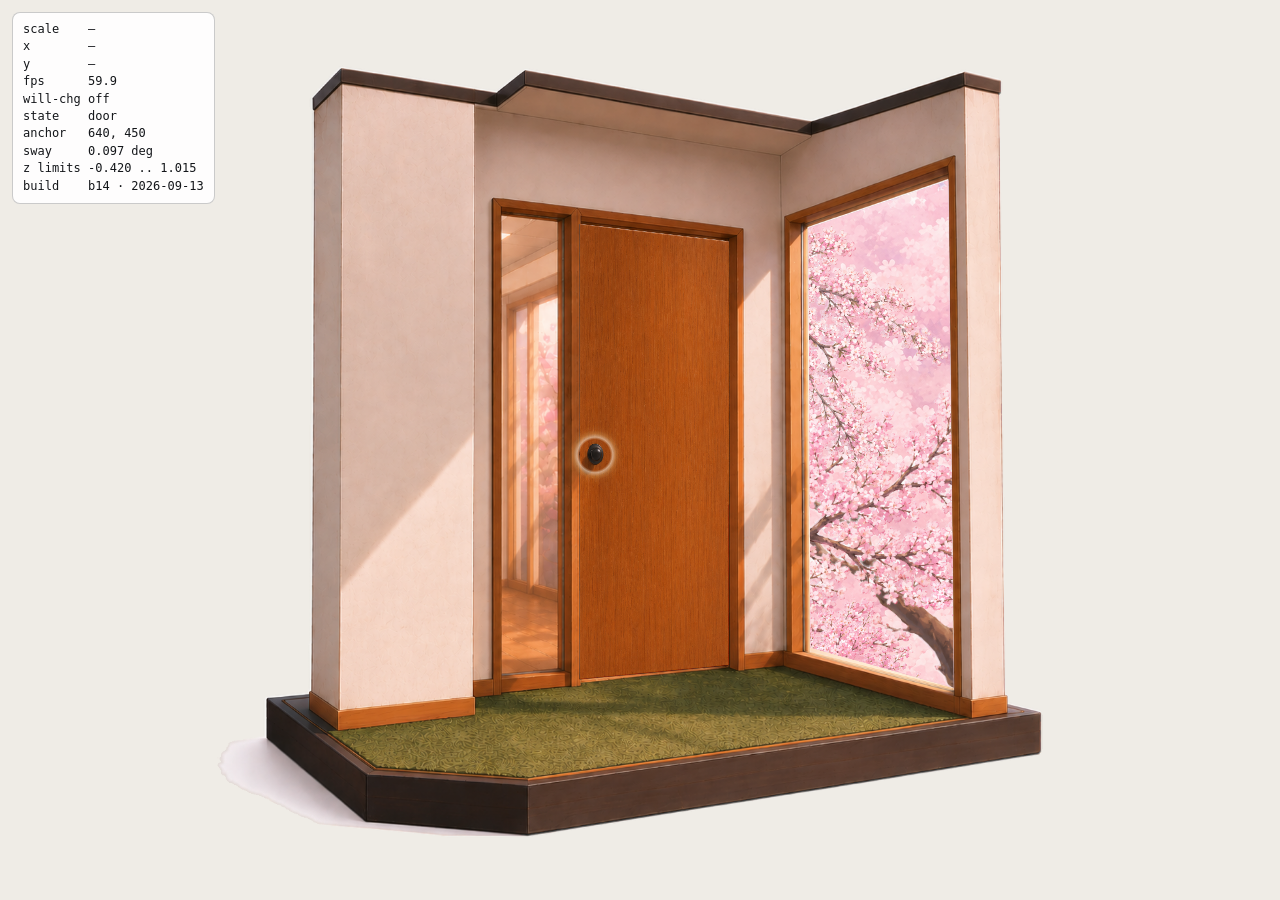
<file: index.html>
<!doctype html>
<html lang="en">
<head>
<meta charset="utf-8">
<meta name="viewport" content="width=device-width, initial-scale=1">
<title>Diorama — feel prototype</title>

<!--
  FEEL PROTOTYPE — pan / zoom over a layered diorama.

  Single file, no build step, no network. The only external resources are the
  PNGs under design-lab/assets, by relative path — the cut-outs as delivered,
  plus assets/derived/, which design-lab/tools/prepare-assets.py writes by
  turning each object's baked-on pale contact shadow into honest alpha. Re-run
  that script whenever an asset is regenerated.

  §-references in the comments point at design-lab/research/diorama-motion.md
  for the camera, and at design-lab/research/natural-motion.md for the wind and
  the door swing. Every placement number in the scene layer was measured off
  the artwork; the comment beside it says how.

  The script is in two halves and they do not know about each other:
    §1–§4  camera + physics. Pure maths and one DOM-free state machine.
           This is the part that becomes lib/diorama/* in the real build.
    §5–§11 scene composition: this file's artwork, DOM, input plumbing,
           door transition, HUD.
  Both are reachable from window.Diorama, which is also what the
  verification harness drives.

  Entry points:
    prototype-feel.html          starts on the door scene
    prototype-feel.html#room     skips straight into the room
-->

<style>
  *, *::before, *::after { box-sizing: border-box; }

  html, body {
    margin: 0;
    height: 100%;
    background: #efece6;
    color: #14161a;
    font: 12px/1.45 ui-monospace, SFMono-Regular, Menlo, Consolas, monospace;
    -webkit-font-smoothing: antialiased;
  }

  #app { position: fixed; inset: 0; overflow: hidden; }

  [hidden] { display: none !important; }

  /* ─────────────────────────────────────────────────────────────────────
     VIEWPORT + STAGE
     §2.7 — we own every gesture on this element only, never on the page.
     ───────────────────────────────────────────────────────────────────── */
  .viewport {
    position: absolute;
    inset: 0;
    overflow: hidden;
    touch-action: none;
    overscroll-behavior: none;
    user-select: none;
    -webkit-user-select: none;
    cursor: grab;
  }
  .viewport[data-dragging="1"] { cursor: grabbing; }
  .viewport:focus { outline: none; }
  .viewport:focus-visible { box-shadow: inset 0 0 0 3px #fff, inset 0 0 0 6px #14161a; }

  /* §2.1 — transform-origin MUST be 0 0 or the anchoring algebra is only
     approximate. The box is the world box: 1306 x 1205, the base plate's
     natural size, which is WORLD in the script. */
  .stage {
    position: absolute;
    left: 0; top: 0;
    width: 1306px;
    height: 1205px;
    transform-origin: 0 0;
    /* NO will-change here. §3.3 — it is toggled from script, never declared. */
  }

  .paint { position: absolute; inset: 0; }

  /* One depth group = one constant 2D pan multiplier. §4.1 */
  .depth { position: absolute; inset: 0; transform-origin: 0 0; pointer-events: none; }
  .prop--spinnable { pointer-events: auto; }

  /* NO mix-blend-mode anywhere in this file. Every object in design-lab/assets
     is a real RGBA cut-out, and design-lab/tools/prepare-assets.py has already
     turned each one's baked-on pale contact shadow into either honest alpha or
     nothing at all. multiply was the workaround for opaque-RGB-on-white art;
     it is what made the desk look transparent, because it also multiplied the
     wood by whatever was behind it. */

  /* A static clipped aperture. The clip never moves; its children parallax and
     sway inside it. The room plate's glass is opaque paint, so the tree has to
     be drawn OVER the plate and cut back to the glass — which is what makes the
     clip the load-bearing part: it is the only thing standing between the tree
     canvas and the wall. Its polygons are measured from the plate's own pixels,
     see WINDOWS. */
  .slot { position: absolute; inset: 0; }

  .art { position: absolute; display: block; height: auto; -webkit-user-drag: none; }

  /* ── the tree, in pieces ──────────────────────────────────────────────
     One flat raster can only move as one thing, which is exactly what the
     owner rejected. The tree is now COMPOSED: far blossom haze, then the
     trunk, then five separate blossom branches, each a real cut-out hinged
     at the measured point where its bough runs off its own frame. Each layer
     carries its own transform-origin inline (measured from its alpha, see
     TREE_LAYERS), its own amplitude and its own phase lag, so the motion
     travels through the canopy instead of swinging in sync.
     No will-change: the running transform is already the compositing reason,
     and pinning it would fight the zoom's raster scale (diorama-motion §3.3). */
  .tree-layer { position: absolute; display: block; height: auto; -webkit-user-drag: none; }

  /* ── a BENDING bough (research/branch-bend.md §3.1, §6.2) ─────────────
     A rigid rotation swings a whole bough like a stick — the owner's exact
     objection. A real bough is a cantilever: displacement grows toward the
     tip as roughly s², sub-branches lag the base, blossom shimmers on top.
     Each bough is therefore a CHAIN of N nested segments. Every .seg is an
     unclipped wrapper rotated a little about the point where the bough's
     centreline crosses its seam; inside it, one overflow-hidden .strip shows
     that segment's band of the SAME image (one decode), and the next .seg
     rides inside it, so rotations accumulate down the chain and the composite
     curves. Chain, not fan: a fan shears neighbouring strips against each
     other by up to 3.7 px at the tip; a chain has zero shear, only a wedge
     the 8 px overlap hides. */
  .bough       { position: absolute; }
  .seg         { position: absolute; inset: 0; }
  .strip       { position: absolute; overflow: hidden; }
  .strip > img { position: absolute; left: 0; top: 0; display: block; height: auto; -webkit-user-drag: none; }

  /* The plate's own glass is a warm cream. A scrim over the whole aperture
     puts sky, haze and branches behind the same pane instead of leaving the
     composition looking pasted into a hole. */
  .glaze { position: absolute; inset: 0; pointer-events: none;
           background: linear-gradient(160deg, rgb(255 246 226 / .30), rgb(255 232 205 / .16) 55%, rgb(246 238 255 / .22)); }

  /* ── desktop objects ──────────────────────────────────────────────────
     The contact shadow is drawn here rather than left baked into the art, so
     that a hover can lift the object and grow its shadow — the cheapest signal
     that a thing is a thing and not a sticker. ::before is the shadow, sized
     and placed from the object's own footprint by buildProps(). */
  .prop { position: absolute; }
  /* height:auto is load-bearing: the width/height ATTRIBUTES on the <img> are
     presentational hints, so without it the object is stretched to its natural
     pixel height inside a percentage-width box. */
  .prop__img { position: absolute; left: 0; top: 0; width: 100%; height: auto;
               -webkit-user-drag: none;
               transition: transform 160ms cubic-bezier(.22,.61,.36,1); }
  .prop::before {
    content: "";
    position: absolute;
    left: 50%;
    top: calc(100% - var(--sh-y, 0px));         /* up from the object's foot */
    width: var(--sh-w, 0);
    height: var(--sh-h, 0);
    border-radius: 50%;
    background: rgb(52 40 22 / .38);
    filter: blur(var(--sh-blur, 3px));
    /* ONLY opacity transitions here, deliberately. This element carries a
       blur(), and scaling a blurred element forces the browser to re-run the
       blur every frame of the transition — ten props each re-blurring on
       hover is what made pointing at the desk stutter. Opacity on an already
       rasterised layer is a compositor-only change and costs nothing. */
    transition: opacity 160ms linear;
    transform: translate(-50%, -50%);
  }
  .prop--noshadow::before { display: none; }
  .prop:hover::before { opacity: .78; }
  /* The lift stays: translate is compositor-only and the img carries no
     filter, so it is cheap. It is also the whole affordance. */
  .prop:hover .prop__img { transform: translateY(-4%); }
  /* Fixed props (the chair) keep their painted floor shadow: no lift, or the
     baked shadow would slide up the carpet with the image. Hover affordance
     comes from the focus ring and cursor instead. */
  .prop--fixed:hover .prop__img { transform: none; }

  /* ── THE CHAIR SWIVEL ─────────────────────────────────────────────────
     A real swivel from one flat image. The turnaround sheet exists but its
     three rows sit at different camera heights (y-extents 72-383, 59-351,
     17-327), so playing those frames in sequence makes the chair hop; that
     needs a re-render at one height before it is usable.

     scaleX does the work instead, and it is not a cheat — it is exactly what
     an orthographic camera sees as a body turns about its vertical axis:
     full width face-on, zero edge-on, negative (mirrored) showing the back.
     Two full turns, decelerating, with a small vertical squash at the fastest
     part so it has weight rather than looking like a flipping card. The chair
     keeps its own painted floor shadow, so the transform origin sits at the
     castors and the shadow turns with it. */
  .prop--spin-unused .prop__img {
    animation: chairSwivel 2600ms cubic-bezier(.18,.55,.28,1) both;  /* owner 2026-09-06: 1500ms read as a spin-top */
    transform-origin: 50% 92%;              /* the castor hub, not the image centre */
  }
  @keyframes chairSwivel {
    0%   { transform: scaleX(1)     scaleY(1); }
    12%  { transform: scaleX(.30)   scaleY(1.012); }
    25%  { transform: scaleX(-.85)  scaleY(.994); }
    37%  { transform: scaleX(-.35)  scaleY(1.010); }
    50%  { transform: scaleX(.92)   scaleY(.996); }
    64%  { transform: scaleX(.34)   scaleY(1.006); }
    78%  { transform: scaleX(-.80)  scaleY(.998); }
    90%  { transform: scaleX(-.28)  scaleY(1.002); }
    100% { transform: scaleX(1)     scaleY(1); }
  }
  /* Keyboard users get the same affordance the cursor gets. */
  .jelly-canvas { position: absolute; touch-action: none; }
  /* the live IST clock's hands: bottom-anchored slivers over the handless
     face (centre 36.4%/32.3% of the art, radius ~24% of its width) */
  .clock-hand {
    position: absolute;
    left: 17.35%;                   /* face centre, read off the art by eye */
    translate: -50% 0;
    background: #2e251c;
    transform-origin: 50% 100%;
    border-radius: 45%;
    pointer-events: none;
  }
  .clock-hand--h { width: 0.6%; top: 9.14%; height: 1.4%; }
  .clock-hand--m { width: 0.42%; top: 8.54%; height: 2.0%; }
  .clock-hand--s { width: 0.2%; top: 8.32%; height: 2.22%; background: #8a3226; }
  .clock-cap {
    left: 17.35%; top: 10.54%;
    width: 0.8%; aspect-ratio: 1;
    translate: -50% -50%;
    border-radius: 50%;
    background: #6a5230;
  }
  .lamp-zone {
    position: absolute;
    pointer-events: auto;               /* the .depth wrapper is pointer-transparent */
    left: 23%; top: 0.3%;
    width: 12%; height: 10.5%;
    background: transparent;
    border: 0; padding: 0;
    border-radius: 50%;
    cursor: pointer;
  }
  .lamp-zone:focus-visible { outline: none; box-shadow: 0 0 0 2px #fff, 0 0 0 5px #14161a; }
  /* the pull chain IS the painted chain: its own pixels sliced from the
     plate (asset 420,80-452,142), rendered exactly over itself — invisible
     at rest, the door-knob trick — and stretched on the pull. The earlier
     decorative bar drew a SECOND string beside the painted one. */
  .lamp-string {
    position: absolute;
    left: 39.77%; top: 10.01%;
    width: 3.66%; height: auto;
    transform-origin: 50% 4%;
    pointer-events: none;
    -webkit-user-drag: none;
  }
  .lamp-string--pull { animation: lampPull 420ms cubic-bezier(.3,.9,.4,1); }
  @keyframes lampPull {
    0%   { transform: scaleY(1); }
    40%  { transform: scaleY(1.45); }
    70%  { transform: scaleY(0.92); }
    100% { transform: scaleY(1); }
  }
  .chair-spin {
    position: absolute; bottom: 0;
    background-image: url('assets/derived/chair-spin.png');
    background-repeat: no-repeat;
    pointer-events: none;
  }
  /* ── NIGHT ────────────────────────────────────────────────────────────
     One class on the stage. Plates crossfade (two imgs, opacity), the panes
     darken through their existing glaze, one indigo veil dims the rest, the
     lamp pools warm light, and fireflies drift outside the glass. Every
     moving part is opacity or transform — nothing rasterises per frame. */
  .art--night { opacity: 0; transition: opacity 1100ms ease; }
  .night .art--night { opacity: 1; }
  .night-veil {
    position: absolute; inset: -2%;
    background: linear-gradient(200deg, rgb(24 28 66 / .50) 0%, rgb(30 26 58 / .38) 55%, rgb(16 20 48 / .52) 100%);
    opacity: 0; transition: opacity 1100ms ease;
    pointer-events: none;
  }
  .night .night-veil { opacity: 0.62; }
  .night .glaze { background: rgb(16 18 48 / .55); transition: background 1100ms ease; }
  .glaze { transition: background 1100ms ease; }
  .lamp-glow {
    position: absolute;
    width: 340%; aspect-ratio: 1;
    left: 50%; top: 12%;
    translate: -50% -50%;
    background: radial-gradient(circle, rgb(255 214 140 / .7) 0%, rgb(255 196 110 / .36) 30%, rgb(255 180 90 / 0) 65%);
    opacity: 0; transition: opacity 1100ms ease;
    pointer-events: none;
  }
  /* the pool: warm light ON THE WOOD around the lamp's base, flattened to
     the desk's perspective — the old giant radial washed the window out and
     drowned the fireflies (owner's screenshot) */
  .leg-shadow {
    position: absolute;
    width: 8.5%; height: 2%;
    translate: -50% -30%;
    border-radius: 50%;
    background: radial-gradient(ellipse, rgb(30 24 16 / .38) 0%, rgb(30 24 16 / .16) 55%, rgb(30 24 16 / 0) 75%);
    pointer-events: none;
  }
  .mug-steam {
    position: absolute;
    top: 41.2%;                      /* just above the painted mug's rim */
    width: 1.6%; height: 4%;
    border-radius: 50%;
    background: radial-gradient(ellipse, rgb(255 255 250 / .40) 0%, rgb(255 255 250 / 0) 65%);
    pointer-events: none;
    animation: steamRise 3.8s ease-in-out infinite;
    opacity: 0;
  }
  @keyframes steamRise {
    0%   { transform: translateY(0) scale(0.7); opacity: 0; }
    25%  { opacity: .55; }
    70%  { opacity: .25; }
    100% { transform: translateY(-260%) scale(1.25) translateX(30%); opacity: 0; }
  }
  .lamp-pool {
    position: absolute;
    left: 29%; top: 12.5%;
    width: 30%; height: 10.5%;
    translate: -50% -50%;
    border-radius: 50%;
    background: radial-gradient(ellipse, rgb(255 208 130 / .5) 0%, rgb(255 190 110 / .22) 45%, rgb(255 180 90 / 0) 72%);
    opacity: 0; transition: opacity 1100ms ease;
    pointer-events: none;
  }
  .night .lamp-pool { opacity: 1; }
  .night .lamp-glow { opacity: 1; }
  .firefly {
    position: absolute;
    width: 13px; height: 13px; border-radius: 50%;
    box-shadow: 0 0 10px 2px rgb(255 232 150 / .55);
    background: radial-gradient(circle, rgb(255 240 170 / .95) 0%, rgb(255 220 120 / .35) 45%, rgb(255 220 120 / 0) 70%);
    opacity: 0; transition: opacity 1500ms ease;
    pointer-events: none;
    animation: fireflyDrift var(--ff-dur, 11s) ease-in-out infinite alternate,
               fireflyPulse 3.1s ease-in-out infinite;
    animation-play-state: paused, paused;
  }
  .night .firefly { opacity: 1; animation-play-state: running, running; }
  @keyframes fireflyDrift {
    0%   { transform: translate(0, 0); }
    30%  { transform: translate(var(--ff-x1, 26px), var(--ff-y1, -34px)); }
    65%  { transform: translate(var(--ff-x2, -18px), var(--ff-y2, -12px)); }
    100% { transform: translate(var(--ff-x3, 12px), var(--ff-y3, -46px)); }
  }
  @keyframes fireflyPulse {
    0%, 100% { filter: none; opacity: .55; }
    50%      { opacity: 1; }
  }
  .prop--spinnable { cursor: pointer; }
  .prop--spinnable:focus-visible { outline: none; }
  .prop--spinnable:focus-visible .prop__img {
    filter: drop-shadow(0 0 0 #fff) drop-shadow(0 0 3px #14161a);
  }

  /* ─────────────────────────────────────────────────────────────────────
     HOTSPOTS — siblings of the painted stack, never children of it.
     §6.5(a): role="img" makes every descendant presentational.
     ───────────────────────────────────────────────────────────────────── */
  /* THE OVERLAY THAT ATE EVERY CLICK (found 2026-09-06): this list spans the
     whole stage ABOVE the props and hit-tested solid — elementFromPoint over
     the chair returned .hotspots, so no prop ever received a real click (the
     owner's dead chair/jelly; synthetic-event tests bypassed hit-testing and
     hid it). The list must be transparent to the pointer; only its buttons
     are controls. Same for the .depth wrappers below. */
  .hotspots { position: absolute; inset: 0; margin: 0; padding: 0; list-style: none; pointer-events: none; }
  .hotspots .hotspot { pointer-events: auto; }
  .hotspot {
    position: absolute;
    /* §6.5(c) — never smaller than 24 rendered CSS px. --k-settled is written
       once when motion settles, never inside a gesture. */
    min-width: calc(24px / var(--k-settled, 1));
    min-height: calc(24px / var(--k-settled, 1));
    translate: -50% -50%;
    padding: 0;
    border: 0;
    border-radius: 50%;
    /* A RING, not a blob (owner, 2026-09-04: the wide soft donut read as an
       orange smudge). A thin bright band hugging the knob with a fast falloff
       reads as light catching a rim; the centre stays transparent so the
       painted knob does the acting. */
    background: radial-gradient(circle,
      rgb(255 248 228 / 0) 0%, rgb(255 248 228 / 0) 31%,
      rgb(255 250 234 / .5) 36%, rgb(255 226 150 / .22) 43%,
      rgb(255 214 130 / .06) 50%, rgb(255 205 100 / 0) 60%);
    cursor: pointer;
    animation: knobPulse 3.8s ease-in-out infinite;
    transition: opacity 300ms ease-out;
  }
  .hotspot:hover, .door-knob:hover { animation-play-state: paused; opacity: 1; }
  .hotspot:focus-visible { outline: none; box-shadow: 0 0 0 2px #fff, 0 0 0 5px #14161a; }

  /* Breathing, not blinking: small amplitude, slow period, and the scale
     stays near 1 so the halo never lurches. */
  @keyframes knobPulse {
    0%, 100% { opacity: .55; scale: .97; }
    50%      { opacity: .95; scale: 1.05; }
  }

  /* ─────────────────────────────────────────────────────────────────────
     DOOR SCENE
     Paint order: full plate (contains the closed door) -> the warm opening
     painted over the closed leaf -> a clipped copy of the leaf that swings
     away and reveals it.
     ───────────────────────────────────────────────────────────────────── */
  .door-scene { position: absolute; inset: 0; display: grid; place-items: center; }
  .door-frame {
    position: relative;
    width: min(88vw, calc(88vh * 1354 / 1161));
    aspect-ratio: 1354 / 1161;
    transform-origin: 50% 52%;
  }
  /* The door-frame box is the ENTRY plate's 1354 x 1161, because every door
     measurement in this file was taken in that plate's pixel coordinates. The
     leaf-less plate is 1353 x 1163 and registers onto it at (-1, -1) — found
     by minimising squared error over a +-6 px search on a ceiling band with no
     door in it — so it is placed by that offset rather than stretched to fit. */
  .door-frame > img.plate {
    position: absolute;
    left: -0.0739%;                             /* -1 / 1354 */
    top: -0.0861%;                              /* -1 / 1161 */
    width: 99.9261%;                            /* 1353 / 1354 */
    height: auto;
  }
  /* The entry window: same lavender sky backstop and the same tree layers as
     the room, clipped to the aperture measured on the entry plate. Sits under
     the door-opening in paint order (the leaf swings in front of the wall, and
     the wall is in front of the glass). */
  .entry-window {
    position: absolute; inset: 0;
    background: linear-gradient(180deg, #d6c2e6 0%, #debad0 52%, #eecad7 100%);
    /* aperture on the 1354 x 1161 entry frame: TL(924,255) TR(1129,185)
       BR(1137,929) BL(927,870), flood-filled from a seed in the glass */
    clip-path: polygon(68.24% 21.96%, 83.38% 15.94%, 83.97% 80.02%, 68.46% 74.94%);
  }
  .entry-window .tree-layer { position: absolute; }
  /* The head and the threshold, and NOT the jambs. The clip is on the WRAPPER,
     never on the leaf: it must apply AFTER the leaf's transform, and clip-path
     on a transformed element itself is applied in that element's own space.

     VERIFIED, because it decides the whole technique: a clip-path on this
     ancestor does NOT flatten the leaf's own perspective. Rendered both cases
     side by side in headless Chrome — a leaf at perspective(600px)
     rotateY(-45deg) inside a clip-path parent and inside a plain parent give
     byte-identical geometry (74.34 x 160 both). Flattening applies to a
     CHILD's 3D context; here perspective() lives inside the leaf's own
     transform, so it is self-contained and safe.

     THE BUG THIS PARAGRAPH ONCE WAS: this comment was previously closed one
     paragraph early, leaving the text below as RAW TEXT in the stylesheet — a
     parse error that silently dropped the ENTIRE .door-opening rule. No clip
     existed at all: the leaf passed through the plaster on every swing, the
     owner reported "it overlaps with the frame" three times, and every
     verification still was judged for pose rather than occlusion. Found
     2026-09-06 by diffing a mid-swing frame against the closed frame and
     asking which pixels changed OUTSIDE the aperture.

     THE FREE-SIDE JAMB IS LOAD-BEARING. The correct inward swing
     carries the leaf's free stile up to 17.38 px PAST the jamb (plate x 586.3
     -> 568.92 at 21.17 deg, back by 43.69), and that overhang is physically
     behind the wall. Without this clip the leaf visibly passes THROUGH the
     plaster for the first 44 degrees, which is a worse tell than the squash.
     43.264% = 585.8/1354; the painted leaf's opaque edge renders at 587.96, so
     2.16 px of clearance and nothing is shaved at rest. The head and threshold
     percentages are the EXISTING lines re-evaluated at the new left edge —
     recomputing them is not optional, since keeping the old y values while
     moving x re-slopes both edges by ~10 px. */
  .door-opening {
    position: absolute; inset: 0;
    clip-path: polygon(43.264% 21.048%, 61.299% 23.489%,
                       61.299% 77.286%, 43.264% 79.281%);
  }

  /* THE LEAF. A real cut-out now, so there is no clip-path, no filter and no
     opacity on it — natural-motion.md §3.5 and diorama-motion.md §4.1 both
     note that any of those silently flattens a 3D context, and the closed pose
     below IS a projective transform. The wrapper's clip is safe because the
     leaf is a leaf: it has no 3D descendants for the flattening to affect.

     Two transforms are composed, and the order matters:
       matrix(swing) matrix3d(closed)
     `closed` maps the flat 580 x 1297 elevation onto the trapezoid the leaf
     actually occupies in the painting (measured; see DOOR in the script), so
     at rest the leaf is pixel-for-pixel the painted door. `swing` is the exact
     affine image of a rotation about a vertical hinge under a parallel
     projection (§3.5) and is the identity at 0°, so composing the two cannot
     disturb the closed pose. Both act about transform-origin, which sits on
     the hinge line — the whole line is fixed by the rotation, so only its x
     matters. 808.5 px of 580 = 139.397%. */
  .door-leaf {
    position: absolute;
    left: 0; top: 0;
    width: 42.836%;                             /* 580 / 1354 */
    height: auto;
    /* The pose is ONE absolute matrix3d in the element's own box, so there is
       no origin to conjugate by and no transform list to order. 139.397%
       45.093% was correct when the swing was a separate factor in plate space;
       with the solved camera it is actively wrong. */
    transform-origin: 0 0;
    -webkit-user-drag: none;
  }
  /* THE SHADOW AND THE SHADE. The face shading and cast shadow used to be one
     doorLeafFilter() string rewritten on the leaf every frame; a drop-shadow()
     whose offset and blur both change defeats the compositor's filter cache,
     so the whole leaf re-rasterised per frame — measured at ~233 ms of
     RasterTask inside the 1.4 s swing at DPR 2 (the "door feels laggy" item
     in DECISIONS §16). Both are now their own <img> whose filter never
     changes, so they rasterise once and the per-frame writes are transform
     and opacity only — compositor work, like the props' hover fix. Both start
     at opacity 0, so the closed pose stays bit-identical to the painting. */
  .door-shadow {
    position: absolute;
    left: 0; top: 0;
    width: 57.016%;                             /* 772 / 1354 */
    height: auto;
    transform-origin: 0 0;
    opacity: 0;
    pointer-events: none;
    -webkit-user-drag: none;
  }
  .door-shade {
    position: absolute;
    left: 0; top: 0;
    width: 42.836%;                             /* 580 / 1354, the leaf's box */
    height: auto;
    transform-origin: 0 0;
    opacity: 0;
    pointer-events: none;
    -webkit-user-drag: none;
  }
  .door-edge {
    position: absolute;
    left: 0; top: 0;
    width: 2.363%;                              /* 32 / 1354 */
    height: auto;
    transform-origin: 0 0;
    opacity: 0;
    pointer-events: none;
    -webkit-user-drag: none;
  }
  .door-knob-twist {
    position: absolute;
    left: 45.077%; top: 50.585%;                /* the knob's rendered centre */
    width: 2.511%;                              /* 34 / 1354 */
    height: auto;
    translate: -50% -50%;
    pointer-events: none;
    -webkit-user-drag: none;
  }
  /* Centred on the knob the leaf actually carries. The knob's dark pixels in
     assets/derived/just-door.png have their centroid at (60.4, 657.3), which
     the closed-pose homography puts at plate (610.3, 587.3) — 45.08% across
     and 50.59% down the 1354 x 1161 frame. */
  .door-knob {
    position: absolute;
    left: 45.077%; top: 50.585%;
    width: 7.6%; aspect-ratio: 1;
    translate: -50% -50%;
    padding: 0; border: 0; border-radius: 50%;
    /* Same ring treatment as .hotspot: the painted knob stays visible through
       the transparent centre (30% of the 44.8px farthest-corner radius keeps
       a clear hole over the 14.3px knob, with the bright band just outside). */
    background: radial-gradient(circle,
      rgb(255 248 228 / 0) 0%, rgb(255 248 228 / 0) 31%,
      rgb(255 250 234 / .5) 36%, rgb(255 226 150 / .22) 43%,
      rgb(255 214 130 / .06) 50%, rgb(255 205 100 / 0) 60%);
    cursor: pointer;
    animation: knobPulse 3.8s ease-in-out infinite;
    transition: opacity 300ms ease-out;
  }
  .door-knob:focus-visible { outline: none; box-shadow: 0 0 0 2px #fff, 0 0 0 5px #14161a; }

  /* Overexposure, not a cut to white: a white radial that grows and washes
     out from the doorway, so the scene blows out rather than being replaced.

     Deliberately NOT mix-blend-mode: screen. This element is inset:-60%, so
     it covers 2.2x the viewport in each axis, and it animates scale AND
     opacity for 1.75 s straight over the door art. A blend mode on that makes
     the compositor read the backdrop back every frame across the whole
     screen, which is the single most expensive thing in the transition. Over
     a light scene, white-over-alpha and white-screen are visually all but the
     same, so this buys the entire cost back for nothing. */
  .bloom {
    position: absolute;
    inset: -60%;
    pointer-events: none;
    background: radial-gradient(circle at 50% 49%, #fff 0%, #fff 24%, rgb(255 253 245 / .5) 45%, rgb(255 250 235 / 0) 70%);
    opacity: 0;
    transform-origin: 50% 50%;
  }

  /* ─────────────────────────────────────────────────────────────────────
     UI CHROME.  No backdrop-filter anywhere: its backdrop is the animating
     scene, so it would force a readback every frame.
     ───────────────────────────────────────────────────────────────────── */
  .ui { position: absolute; right: 12px; bottom: 12px; display: grid; gap: 8px; justify-items: end; }
  .pad { display: grid; grid-template-columns: repeat(3, 32px); grid-auto-rows: 32px; gap: 4px; }
  .pad button:nth-child(1) { grid-column: 2; }
  .row { display: flex; gap: 4px; }
  .pois { display: flex; gap: 4px; flex-wrap: wrap; justify-content: flex-end; max-width: 48vw; }

  /* Scoped to the UI chrome only. An unscoped `button` rule here once painted
     the door knob solid white on hover — the knob and hotspots are buttons
     too, and their hover treatment is theirs alone. */
  .ui button {
    font: inherit;
    color: #14161a;
    background: rgb(255 255 255 / .92);
    border: 1px solid rgb(20 22 26 / .24);
    border-radius: 7px;
    padding: 0 9px;
    min-height: 26px;
    cursor: pointer;
  }
  .ui button:hover { background: #fff; }
  button:focus-visible { outline: none; box-shadow: 0 0 0 2px #fff, 0 0 0 4px #14161a; }
  .pad button { padding: 0; }
  /* §6.6 — the rubber band is the signal that there is nothing more to see.
     Under reduced motion the band is gone, so the control has to say it. */
  button[aria-disabled="true"] { opacity: .42; cursor: default; }

  /* ─────────────────────────────────────────────────────────────────────
     DEBUG READOUT — toggled with D, visible by default.
     ───────────────────────────────────────────────────────────────────── */
  .hud {
    position: absolute;
    left: 12px; top: 12px;
    padding: 8px 10px;
    background: rgb(255 255 255 / .9);
    border: 1px solid rgb(20 22 26 / .22);
    border-radius: 8px;
    white-space: pre;
    pointer-events: none;
    font-variant-numeric: tabular-nums;
  }
  .hint {
    position: absolute;
    left: 12px; bottom: 12px;
    max-width: 46ch;
    padding: 8px 10px;
    background: rgb(255 255 255 / .8);
    border: 1px solid rgb(20 22 26 / .16);
    border-radius: 8px;
    color: rgb(20 22 26 / .78);
  }

  .sr-only {
    position: absolute; width: 1px; height: 1px; margin: -1px; padding: 0;
    overflow: hidden; clip-path: inset(50%); white-space: nowrap; border: 0;
  }

  /* §6.6 — reduced motion removes involuntary motion, never the interaction. */
  @media (prefers-reduced-motion: reduce) {
    .hotspot, .door-knob { animation: none; opacity: .85; }
    /* §6.6 — involuntary motion goes, the interaction stays. The wind is
       involuntary by definition, so every tree layer rests at identity: with
       no transforms the composition is simply the still painting. */
    .tree-layer, .seg { transform: none !important; }
    .prop__img, .prop::before { transition: none; }
  }
</style>
</head>

<body>
<div id="app">

  <!-- ── ROOM ─────────────────────────────────────────────────────────── -->
  <div class="viewport" id="viewport" tabindex="0" role="group"
       aria-label="Diorama room. Drag to pan, scroll or pinch to zoom. Arrow keys pan, plus and minus zoom, 0 resets."
       hidden>
    <div class="stage" id="stage">

      <!-- One composite image to assistive tech. §6.5(a) -->
      <div class="paint" role="img"
           aria-label="A cutaway model of a small office room on a plinth. A long wooden bench runs under a tall window, holding a clock, a stack of books, a folder, a notebook, an open laptop, a mug of coffee, a stack of photographs, a letter and pen, and an iPod. A swivel chair stands in front of it, a sticky note is stuck to the glass, and a cherry tree in blossom fills the window.">

        <!-- Base plate: the room SHELL only — walls, glass, carpet, plinth.
             Reference plane, depth factor 1.000. §4.2: splitting the desk out
             of this plate is the single asset change that decides whether the
             scene reads as a model or as a sticker. -->
        <div class="depth" data-z="0">
          <img class="art" src="assets/room-without-desk.png" alt=""
               width="1306" height="1205" draggable="false" style="left:0;top:0;width:100%">
          <img class="art art--night" src="assets/derived/room-night.png" alt=""
               width="1306" height="1205" draggable="false" style="left:0;top:0;width:100%">
        </div>

        <!-- Cherry tree seen through the two window apertures. Built by
             §5's buildWindows() from the WINDOWS table, because the layer's
             size is derived from the aperture and the layer's own parallax
             factor rather than hand-tuned. -->
        <div id="windows"></div>

        <!-- The desk, on its own plate in front of the shell. Placement is
             solved numerically, never eyeballed: see DESK in the script for the
             search and its residual. Built by buildDesk() so the one set of
             fitted numbers drives both the layer and the scale system. -->
        <div id="desk"></div>

        <!-- Everything that stands in the room. Built by §5's buildProps()
             from the PROPS table: each object states its real size in
             centimetres and where it touches the desktop, and its pixel size
             and position are derived. Nothing here is hand-sized, which is why
             adding an object is one row and no other change. -->
        <div id="props"></div>
      </div>

      <!-- Sibling of the painted stack, so it stays in the accessibility tree. -->
      <ul class="hotspots">
        <!-- Centred on the painted knob: its dark pixels' centroid on
             room-without-desk.png is (365,485) of 1306x1205 = 27.95%, 40.23%.
             .hotspot carries translate(-50%,-50%), so left/top ARE the centre. -->
        <li><button class="hotspot" id="exitKnob" type="button" data-nodrag
                    style="left:27.95%;top:40.23%;width:4.6%;aspect-ratio:1">
          <span class="sr-only">Leave the room and return to the door</span>
        </button></li>
      </ul>
    </div>
  </div>

  <!-- ── DOOR ─────────────────────────────────────────────────────────── -->
  <div class="door-scene" id="doorScene">
    <div class="door-frame" id="doorFrame">
      <!-- entry-base.png is a composite built offline (tools: see FIX-BRIEF):
           the doorless plate (without-door.png, so the corridor beyond is
           already painted and simply gets uncovered as the leaf swings off it)
           with the tree-free plate's EMPTY glass patched into the window, so
           the swaying branch stack can be composed behind the glass here just
           as it is inside the room. One plate, one leaf, one tree stack. -->
      <img class="plate" src="assets/entry-base.png"
           alt="A cutaway model of a small entryway on a plinth: a wooden door with a dark knob, a corridor beyond, and a cherry tree in blossom through the window."
           width="1353" height="1163" draggable="false">

      <!-- The window, with the same tree composition as the room's panes.
           Filled by buildEntryWindow(); the aperture polygon is measured off
           entry-no-tree.png by flood-filling the glass from a seed inside it. -->
      <div class="entry-window" id="entryWindow"></div>

      <!-- The leaf, inside the opening it can never leave. Its closed pose is a
           measured projective placement written by measureDoor(); the swing
           multiplies an affine on top of it. -->
      <div class="door-opening">
        <!-- The cast shadow, pre-blurred offline (tools/bake-door-shadow.py),
             clipped by the aperture; only shown for INWARD test poses. -->
        <img class="door-shadow" id="doorShadow" src="assets/derived/door-shadow.png" alt=""
             width="772" height="1489" draggable="false">
      </div>
      <!-- The leaf and companions sit OUTSIDE the clip since the swing went
           OUTWARD (2026-09-06): a door opening toward the viewer swings in
           FRONT of the wall, so the frame must not cut it. At rest the pose
           is pixel-identical to the painting either way. Edge slab first:
           when the projection folds it behind the face, the leaf paints over
           it. Shade last: a black baked copy at opacity (1 - b) equals
           brightness(b), rasterised once. -->
      <img class="door-edge" id="doorEdge" src="assets/derived/door-edge.png" alt=""
           width="32" height="1293" draggable="false">
      <img class="door-leaf" id="doorLeaf" src="assets/derived/just-door.png" alt=""
           width="580" height="1297" draggable="false">
      <img class="door-shade" id="doorShade" src="assets/derived/door-shade.png" alt=""
           width="580" height="1297" draggable="false">

      <!-- The knob, again, as a screen-aligned disc sliced from the plate at
           its rendered position — identical pixels over the painted knob, so
           invisible at rest. Rotating it during the knob beat sweeps the
           painted highlight: the twist the owner asked for. Hidden the moment
           the leaf starts moving, with the halo. -->
      <img class="door-knob-twist" id="knobTwist" src="assets/derived/door-knob.png" alt=""
           width="34" height="34" draggable="false">
      <button class="door-knob" id="enterKnob" type="button">
        <span class="sr-only">Open the door and enter the room</span>
      </button>
    </div>
  </div>

  <div class="bloom" id="bloom"></div>

  <!-- ── CHROME ───────────────────────────────────────────────────────── -->
  <!-- §6.5(b) WCAG SC 2.5.7: drag-to-pan is a failure without a
       single-pointer alternative. These are it. -->
  <div class="ui" id="ui" hidden>
    <div class="pois" id="pois"></div>
    <div class="row">
      <button type="button" data-cmd="zoom-out" id="btnOut" aria-label="Zoom out">&minus;</button>
      <button type="button" data-cmd="zoom-in" id="btnIn" aria-label="Zoom in">+</button>
      <button type="button" data-cmd="home">reset</button>
      <button type="button" data-cmd="exit">door</button>
    </div>
    <div class="pad">
      <button type="button" data-cmd="up" aria-label="Pan up">&uarr;</button>
      <button type="button" data-cmd="left" aria-label="Pan left">&larr;</button>
      <button type="button" data-cmd="down" aria-label="Pan down">&darr;</button>
      <button type="button" data-cmd="right" aria-label="Pan right">&rarr;</button>
    </div>
  </div>

  <div class="hud" id="hud"></div>
  <div class="hint" id="hint" hidden>drag to pan &middot; wheel or pinch to zoom &middot; arrows, + &minus; 0 &middot; D toggles this readout</div>
  <p class="sr-only" aria-live="polite" id="live"></p>
</div>

<script>
'use strict';

/* ══════════════════════════════════════════════════════════════════════
   §1  MATHS — pure, stateless, frame-rate independent.
   ══════════════════════════════════════════════════════════════════════ */

const clamp = (v, lo, hi) => (v < lo ? lo : v > hi ? hi : v);

/** ω₀ from Apple's "response" parameterisation: ω₀ = 2π / response. §2.2 */
const omegaFromResponse = (r) => (2 * Math.PI) / r;

/**
 * Exact closed-form step of the damped harmonic oscillator. §2.2
 *
 * NOT semi-implicit Euler. Euler drifts with refresh rate — the report
 * measures 99.6004 at 60 Hz against 99.8032 at 240 Hz for the same
 * integration — which would make the scene feel materially different on a
 * 120 Hz display. The closed form is composable, step(a) then step(b) ===
 * step(a+b), so it is frame-rate independent by construction.
 *
 * Mutates `s` in place: this runs every frame and must not allocate.
 */
function stepSpring(s, target, w0, zeta, dt) {
  const d = s.x - target;
  if (zeta < 1) {                                   // underdamped: one soft overshoot
    const w = w0 * Math.sqrt(1 - zeta * zeta);
    const e = Math.exp(-zeta * w0 * dt);
    const cs = Math.cos(w * dt);
    const sn = Math.sin(w * dt);
    const A = (s.v + zeta * w0 * d) / w;
    const pos = d * cs + A * sn;
    s.x = target + e * pos;
    s.v = e * (-zeta * w0 * pos + (A * w * cs - d * w * sn));
    return s;
  }
  const e = Math.exp(-w0 * dt);                     // critically damped: never overshoots
  s.x = target + e * (d + (s.v + w0 * d) * dt);
  s.v = e * (s.v - w0 * dt * (s.v + w0 * d));
  return s;
}

/**
 * Apple's UIScrollView resistance curve. §2.4
 *   f(x) = (x·d·c) / (d + c·x),   c = 0.55 on iOS
 * Monotonic, and asymptotes to `give` however hard you pull. That asymptote
 * is the physical signal: progressively harder, visibly refusing.
 */
const rubberband = (overshoot, give, c) => (overshoot * give * c) / (give + c * overshoot);

/** Project a raw value into [min,max] with soft resistance outside. §2.4 */
function bandTo(v, min, max, give, c) {
  if (max < min) { const mid = (min + max) / 2; min = mid; max = mid; }
  if (give <= 0 || c <= 0) return clamp(v, min, max);   // reduced motion degenerates to a hard clamp
  if (v < min) return min - rubberband(min - v, give, c);
  if (v > max) return max + rubberband(v - max, give, c);
  return v;
}

/**
 * Zoom by `dz` log-units keeping the viewport point (px,py) pinned. §2.1
 *
 *   w = (p − t)/k   and   w·k′ + t′ = p    ⟹    t′ = p − (p − t)·(k′/k)
 *   and k′/k = e^dz, so k drops out of the anchoring step entirely.
 *
 * Working in z = ln(scale) also removes the zoom-in/zoom-out asymmetry:
 * exp(+dz)·exp(−dz) === 1 exactly.
 */
function zoomAbout(cam, px, py, dz) {
  const s = Math.exp(dz);
  cam.z += dz;
  cam.x = px - (px - cam.x) * s;
  cam.y = py - (py - cam.y) * s;
  return cam;
}

/** Pan limits at a given zoom; centres the stage when it is smaller than the view. §2.1 */
function panBounds(world, view, z, margin) {
  const k = Math.exp(z);
  const axis = (content, viewport) =>
    content + 2 * margin >= viewport
      ? { min: viewport - content - margin, max: margin }
      : { min: (viewport - content) / 2, max: (viewport - content) / 2 };
  return { x: axis(world.w * k, view.w), y: axis(world.h * k, view.h) };
}

/* Wheel normalisation. §2.6 — there is no cross-browser meaning to a delta;
   the spec itself says authors cannot assume one. */
const LINE_PX = 16;
const PAGE_PX = 400;
const PINCH_GAIN = 2.2;
const WHEEL_NOTCH = 0.16;      // ln-units per detent ≈ 17% per click

function normalizeWheel(e) {
  let dx = e.deltaX, dy = e.deltaY;
  if (dx === 0 && e.shiftKey) { dx = dy; dy = 0; }                // horizontal wheel arrives as shift+deltaY
  if (e.deltaMode === 1) { dx *= LINE_PX; dy *= LINE_PX; }        // DOM_DELTA_LINE
  else if (e.deltaMode === 2) { dx *= PAGE_PX; dy *= PAGE_PX; }   // DOM_DELTA_PAGE
  return { dx: dx, dy: dy };
}

/** Pinch → log-scale delta. Symmetric by construction: dz(+d) + dz(−d) === 0. */
function dzFromPinch(dyNorm, gain) {
  const g = gain === undefined ? PINCH_GAIN : gain;
  const dy = Math.sign(dyNorm) * Math.min(24, Math.abs(dyNorm));  // Burzo's clamp
  return -Math.sign(dy) * Math.log(1 + Math.abs((g * dy) / 100));
}

/** Mouse wheel → log-scale delta. Magnitude deliberately discarded. §2.6 */
const dzFromNotch = (dyNorm) => -Math.sign(dyNorm) * WHEEL_NOTCH;

/** Apparent scale of a flat plane at notional depth z under perspective P. §4.1 */
const depthFactor = (z, P) => P / (P - z);

const DioramaMath = Object.freeze({
  clamp, omegaFromResponse, stepSpring, rubberband, bandTo,
  zoomAbout, panBounds, normalizeWheel, dzFromPinch, dzFromNotch, depthFactor
});

/* ══════════════════════════════════════════════════════════════════════
   §2  VELOCITY TRACKER — §2.9
       Sliding first-vs-last window over ~100 ms. A last-frame delta is far
       too noisy: one 8 ms frame with 1 px of jitter reads as 125 px/s.
   ══════════════════════════════════════════════════════════════════════ */
function createVelocityTracker(windowMs) {
  const s = [];
  return {
    reset() { s.length = 0; },
    add(t, x, y) {
      s.push({ t: t, x: x, y: y });
      const cut = t - windowMs;
      while (s.length > 2 && s[0].t < cut) s.shift();
    },
    get() {
      const n = s.length;
      if (n < 2) return { vx: 0, vy: 0 };
      const a = s[0], b = s[n - 1];
      const dt = (b.t - a.t) / 1000;
      if (dt <= 1e-4) return { vx: 0, vy: 0 };
      return { vx: (b.x - a.x) / dt, vy: (b.y - a.y) / dt };
    }
  };
}

/* ══════════════════════════════════════════════════════════════════════
   §3  WHEEL DEVICE HEURISTIC — §2.6
       Flagged UNVERIFIED in the report: no API reports the input device and
       these weights are untested on hardware. What makes a misclassification
       survivable rather than fatal ships alongside it — visible +/−
       buttons, keyboard zoom, and ctrl/cmd+wheel as an explicit override.
   ══════════════════════════════════════════════════════════════════════ */
function createWheelClassifier() {
  let mode = null;
  let last = 0;
  return function classify(e, now) {
    if (now - last > 500) mode = null;              // latch, so one misread cannot flip mid-gesture
    last = now;
    if (mode) return mode;
    const ay = Math.abs(e.deltaY);
    let score = 0;                                  // + = wheel, − = trackpad
    if (e.deltaMode !== 0) score += 3;              // strongest signal
    if (!Number.isInteger(e.deltaY)) score -= 3;
    if (e.deltaX !== 0) score -= 1;
    if (e.deltaMode === 0 && ay >= 40 && ay % 20 === 0) score += 2;
    if (e.deltaMode === 0 && ay > 0 && ay < 12) score -= 1;
    mode = score >= 1 ? 'wheel' : 'trackpad';
    return mode;
  };
}

/* ══════════════════════════════════════════════════════════════════════
   §4  CAMERA + PHYSICS — the whole of the "silky".

       No DOM, no rAF, no performance.now(). Every entry point takes the
       clock as an argument and `step(dt, now)` advances one frame, so a
       harness can run it deterministically at any refresh rate.

       THE ANCHOR RULE. `anchor` is the viewport point the zoom holds fixed,
       and stepZoom() re-applies it on every frame the z spring moves — for
       whatever reason it moves. So there must be no way to disturb z
       without naming the anchor in the same call. Every public method that
       can move z (zoomBy, zoomTo, flyTo, home, setViewport) sets it. That
       is not decoration: the bug this prototype was written to catch was a
       zoom that sprang about a stale anchor left over from a previous
       gesture, which drags the whole room sideways as it settles.
   ══════════════════════════════════════════════════════════════════════ */
function createCamera(options) {
  const world = options.world;
  const pois = options.pois;

  /* Everything here except bandC and Apple's 0.55 is a judgement number the
     report explicitly refuses to source. These are the hand-tuning knobs. */
  const cfg = {
    homeFill: 0.88,                       // fraction of the viewport the room fills at home
    /* Scene-supplied framing. The physics does not care where home is; the
       composition does, and it is the composition that knows the objects are
       small. Defaults reproduce the whole-room-centred behaviour exactly. */
    homeBoost: 1,                         // home is this much closer than that fit
    homeFocus: null,                      // { x, y } world point held at the centre
    zOutLog: Math.log(1.3),               // how much wider than home you may pull
    zInLog: Math.log(4.2),                // how much closer than home you may push
    w0Track: omegaFromResponse(0.15),     // tracking a live discrete input
    w0Settle: omegaFromResponse(0.42),    // settling, and the return from a limit
    w0Fly: omegaFromResponse(0.55),       // magnetic settle onto a point of interest
    zetaBounce: 0.86,                     // ζ<1 ONLY when returning from past a limit
    panGive: 0,                           // set by setViewport(): 18% of the short side
    zGive: Math.log(1.6),                 // never more than 60% past a zoom limit, §2.5
    bandC: 0.55,                          // Apple's constant
    tau: 0.26,                            // momentum time constant, §2.10
    momentum: true,
    idleMs: 110,                          // "the user stopped" threshold, §2.5
    minFling: 60,                         // px/s below which we do not glide at all
    restPx: 0.5,                          // Motion's own inertia restDelta
    restZ: 0.0008,
    /* A spring approaches its target asymptotically and never arrives, so
       without an explicit rest test the camera keeps emitting new — visually
       identical — transform strings forever, and §3.3's raster hand-back never
       fires: will-change stays pinned ON, which is the exact failure mode that
       makes zoomed art go soft. So snap to the target once the remaining error
       is below what the rendered transform can express. The stage writes
       translate to 2 dp and scale to 5 dp, so 0.004 px and 2e-6 log units
       (< 1e-5 of k at this scene's maximum k) are both under the last digit. */
    snapPx: 0.004,
    snapVpx: 0.4,
    snapZ: 2e-6,
    snapVz: 2e-4,
    magDz: Math.log(1.28),                // magnet capture radius, log-scale units
    magDs: 0.14,                          // magnet capture radius, fraction of short side
    magRearm: 1.6                         // hysteresis, so a snap cannot re-fire instantly
  };

  /** The rendered camera. z = ln(scale). §2.1 */
  const cam = { x: 0, y: 0, z: 0 };
  const view = { w: 1, h: 1 };
  const limits = { zMin: 0, zMax: 0, zHome: 0 };
  const anchor = { x: 0, y: 0 };

  /** One smoothed axis: a raw intent that may run past the limits, plus the
      spring state actually rendered. Band the OUTPUT, never the state (§2.4) —
      banding the stored value makes a reversal feel dead for the first pixels. */
  const makeAxis = () => ({ intent: 0, s: { x: 0, v: 0 }, bounce: false });
  const axX = makeAxis();
  const axY = makeAxis();
  const axZ = makeAxis();

  let glide = null;                     // { vx, vy } px/s
  let dragging = false;
  let directZoom = false;               // touch pinch: direct manipulation, so no smoothing
  let magnet = null;                    // { poi }
  let magnetArmed = false;
  let interacted = false;
  let reduce = false;
  let lastPanInput = -1e9;
  let lastZoomInput = -1e9;
  let sized = false;

  const setAnchor = (px, py) => { anchor.x = px; anchor.y = py; };

  /* ── framing ──────────────────────────────────────────────────────── */

  /**
   * Resize. The limits are derived from the viewport, so a resize can move
   * the z spring's target on its own — which is exactly the situation the
   * anchor rule exists for. Re-anchor to the new centre, rebase z by the
   * shift in zHome, and re-solve the pan so the world point that was
   * centred stays centred. Nothing springs; a resize is not an animation.
   */
  function setViewport(w, h) {
    const kOld = Math.exp(cam.z);
    const cx = sized ? (view.w * 0.5 - cam.x) / kOld : world.w / 2;
    const cy = sized ? (view.h * 0.5 - cam.y) / kOld : world.h / 2;
    const zHomeOld = limits.zHome;

    view.w = w;
    view.h = h;
    const fit = Math.min(w * cfg.homeFill / world.w, h * cfg.homeFill / world.h);
    limits.zHome = Math.log(fit * cfg.homeBoost);
    limits.zMin = limits.zHome - cfg.zOutLog;
    limits.zMax = limits.zHome + cfg.zInLog;
    cfg.panGive = reduce ? 0 : Math.min(w, h) * 0.18;
    setAnchor(w * 0.5, h * 0.5);

    if (!sized) { sized = true; home(0); return; }
    if (!interacted) { home(0); return; }

    const z = clamp(axZ.s.x + (limits.zHome - zHomeOld), limits.zMin, limits.zMax);
    const k = Math.exp(z);
    setAll(w * 0.5 - cx * k, h * 0.5 - cy * k, z);
  }

  /** Snap every axis — intent, spring position, spring velocity — to one pose. */
  function setAll(x, y, z) {
    axZ.intent = z; axZ.s.x = z; axZ.s.v = 0; axZ.bounce = false;
    axX.intent = x; axX.s.x = x; axX.s.v = 0; axX.bounce = false;
    axY.intent = y; axY.s.x = y; axY.s.v = 0; axY.bounce = false;
    cam.x = x; cam.y = y; cam.z = z;
    glide = null;
    magnet = null;
    magnetArmed = false;
  }

  /**
   * Frame the whole room. A non-zero `zOffsetLog` starts the camera that
   * much closer and leaves the z spring pointed at home, so the room
   * resolves outward — which is how the door transition lands.
   */
  function home(zOffsetLog) {
    const z = clamp(limits.zHome + (zOffsetLog || 0), limits.zMin, limits.zMax);
    const k = Math.exp(z);
    const fx = cfg.homeFocus ? cfg.homeFocus.x : world.w / 2;
    const fy = cfg.homeFocus ? cfg.homeFocus.y : world.h / 2;
    // Clamp to the legal pan region, or the first frame springs back off a pose
    // that was never reachable. A world-centred home is always inside it, so
    // this changes nothing for the default framing.
    const b = panBounds(world, view, z, 0);
    setAll(clamp(view.w * 0.5 - fx * k, b.x.min, b.x.max),
           clamp(view.h * 0.5 - fy * k, b.y.min, b.y.max), z);
    axZ.intent = limits.zHome;          // the residual z the spring will unwind
    setAnchor(view.w * 0.5, view.h * 0.5);
  }

  /**
   * The cursor anchor moves the translation, so every quantity living in
   * translation space must move with it under the same affine map, or intent,
   * rendered position and velocity drift apart. §2.5
   */
  function applyAnchor(px, py, dz) {
    const s = Math.exp(dz);
    zoomAbout(cam, px, py, dz);
    axX.intent = px - (px - axX.intent) * s;
    axY.intent = py - (py - axY.intent) * s;
    axX.s.x = px - (px - axX.s.x) * s;
    axY.s.x = py - (py - axY.s.x) * s;
    axX.s.v *= s;                                     // an affine map scales velocity by s
    axY.s.v *= s;
    if (glide) { glide.vx *= s; glide.vy *= s; }
  }

  /* ── momentum ─────────────────────────────────────────────────────── */

  /**
   * §2.10 — amplitude = v₀·τ, NOT the widely-copied 0.8·v₀.
   * With x(t) = target − A·e^(−t/τ) the initial speed is A/τ, so A = 0.8·v₀ at
   * τ = 0.325 launches at 2.46× the release velocity: a visible kick on every
   * flick. A = v₀·τ starts at exactly v₀, which is C1-continuous with the drag.
   */
  function stepMomentum(dt) {
    if (!glide) return;
    const decay = Math.exp(-dt / cfg.tau);            // exact integration of v′ = −v/τ
    axX.intent += glide.vx * cfg.tau * (1 - decay);
    axY.intent += glide.vy * cfg.tau * (1 - decay);
    glide.vx *= decay;
    glide.vy *= decay;

    // Hand off to the settle spring on leaving the legal region, seeded with the
    // glide velocity at that instant, so glide → bounce reads as one motion and
    // not as two animations stitched together.
    const b = panBounds(world, view, cam.z, 0);
    if (glide.vx !== 0 && (axX.intent < b.x.min || axX.intent > b.x.max)) { axX.s.v = glide.vx; glide.vx = 0; }
    if (glide.vy !== 0 && (axY.intent < b.y.min || axY.intent > b.y.max)) { axY.s.v = glide.vy; glide.vy = 0; }

    if (glide.vx === 0 && glide.vy === 0) { glide = null; return; }
    if (Math.abs(glide.vx * cfg.tau) < cfg.restPx &&
        Math.abs(glide.vy * cfg.tau) < cfg.restPx) glide = null;
  }

  /* ── one axis of the pan ──────────────────────────────────────────── */
  function stepPanAxis(a, min, max, live, direct, dt) {
    let target;
    if (live) {
      target = bandTo(a.intent, min, max, cfg.panGive, cfg.bandC);
    } else {
      const c = clamp(a.intent, min, max);
      if (c !== a.intent) { a.intent = c; a.bounce = cfg.panGive > 0; }  // release the stretch
      target = c;
    }
    if (direct) {
      // Direct manipulation is NEVER smoothed (§2.3). Rendered === banded intent,
      // and the spring's velocity is kept warm for the release handoff.
      a.s.v = (target - a.s.x) / dt;
      a.s.x = target;
      return;
    }
    stepSpring(a.s, target, live ? cfg.w0Track : cfg.w0Settle,
               a.bounce ? cfg.zetaBounce : 1, dt);
    if (a.bounce && Math.abs(a.s.x - target) < cfg.restPx && Math.abs(a.s.v) < 8) a.bounce = false;
    if (!live && Math.abs(a.s.x - target) < cfg.snapPx && Math.abs(a.s.v) < cfg.snapVpx) {
      a.s.x = target; a.s.v = 0;                      // arrive, so the loop can go quiet
    }
  }

  /* ── zoom ─────────────────────────────────────────────────────────── */
  function stepZoom(dt, now) {
    const live = directZoom || (now - lastZoomInput < cfg.idleMs);
    let target;

    if (live) {
      target = bandTo(axZ.intent, limits.zMin, limits.zMax, cfg.zGive, cfg.bandC);
    } else {
      const c = clamp(axZ.intent, limits.zMin, limits.zMax);
      if (c !== axZ.intent) { axZ.intent = c; axZ.bounce = cfg.zGive > 0; }
      target = c;
    }

    const prev = axZ.s.x;
    if (directZoom) {
      axZ.s.v = (target - axZ.s.x) / dt;
      axZ.s.x = target;
    } else {
      // Switching ω₀ and ζ between live and settling is a discontinuity in the
      // parameters, not the state: position and velocity carry across untouched.
      const w0 = magnet ? cfg.w0Fly : (live ? cfg.w0Track : cfg.w0Settle);
      stepSpring(axZ.s, target, w0, axZ.bounce ? cfg.zetaBounce : 1, dt);
      if (axZ.bounce && Math.abs(axZ.s.x - target) < cfg.restZ && Math.abs(axZ.s.v) < 0.02) {
        axZ.bounce = false;
      }
      if (!live && !magnet && Math.abs(axZ.s.x - target) < cfg.snapZ && Math.abs(axZ.s.v) < cfg.snapVz) {
        axZ.s.x = target; axZ.s.v = 0;
      }
    }

    // Re-apply the cursor anchor with the RENDERED delta, not the raw one. §2.5
    const dz = axZ.s.x - prev;
    if (dz !== 0) applyAnchor(anchor.x, anchor.y, dz);
    else cam.z = axZ.s.x;
  }

  /* ── magnetic settle ──────────────────────────────────────────────── */
  function poiTargetZ(poi) {
    const k = Math.min(view.w / (poi.w * 1.22), view.h / (poi.h * 1.22));
    return clamp(Math.log(k), limits.zMin, limits.zMax);
  }

  /** Normalised distance from the current camera to a POI's composed framing. */
  function poiScore(poi) {
    const k = Math.exp(cam.z);
    const sx = cam.x + poi.x * k;                     // the POI's current screen position
    const sy = cam.y + poi.y * k;
    const dz = (cam.z - poiTargetZ(poi)) / cfg.magDz;
    const ds = Math.hypot(sx - view.w * 0.5, sy - view.h * 0.5) /
               (Math.min(view.w, view.h) * cfg.magDs);
    return Math.hypot(dz, ds);
  }

  function considerMagnet(now) {
    if (dragging || glide || magnet || !interacted) return;
    if (now - lastPanInput < 140 || now - lastZoomInput < 140) return;

    let best = null, bestScore = Infinity;
    for (let i = 0; i < pois.length; i++) {
      const sc = poiScore(pois[i]);
      if (sc < bestScore) { bestScore = sc; best = pois[i]; }
    }
    if (!magnetArmed) { if (bestScore > cfg.magRearm) magnetArmed = true; return; }
    if (bestScore <= 1) { magnet = { poi: best }; magnetArmed = false; }
  }

  /**
   * While the magnet converges, the zoom anchor is the POI itself. The anchored
   * zoom then pins the object on screen and the pan spring only has to slide it
   * to centre — the two become orthogonal instead of fighting each other.
   */
  function prepMagnet() {
    const k = Math.exp(cam.z);
    setAnchor(cam.x + magnet.poi.x * k, cam.y + magnet.poi.y * k);
    axZ.intent = poiTargetZ(magnet.poi);
  }

  function stepMagnetPan(dt) {
    const k = Math.exp(cam.z);
    const tx = view.w * 0.5 - magnet.poi.x * k;       // recomputed from the CURRENT k
    const ty = view.h * 0.5 - magnet.poi.y * k;
    stepSpring(axX.s, tx, cfg.w0Fly, 1, dt);
    stepSpring(axY.s, ty, cfg.w0Fly, 1, dt);
    axX.intent = axX.s.x;
    axY.intent = axY.s.x;

    if (Math.abs(axZ.s.x - axZ.intent) < cfg.restZ &&
        Math.abs(axX.s.x - tx) < cfg.restPx &&
        Math.abs(axY.s.x - ty) < cfg.restPx) magnet = null;
  }

  /* ── the frame ────────────────────────────────────────────────────── */
  function step(dt, now) {
    if (magnet) prepMagnet();
    stepMomentum(dt);
    stepZoom(dt, now);

    if (magnet) {
      stepMagnetPan(dt);
    } else {
      // Bounds depend on z, so they move under the band during a simultaneous
      // zoom-and-pan. Recompute every frame: six arithmetic operations. §2.4
      const b = panBounds(world, view, cam.z, 0);
      const glideX = !!glide && glide.vx !== 0;
      const glideY = !!glide && glide.vy !== 0;
      const recent = now - lastPanInput < cfg.idleMs;
      stepPanAxis(axX, b.x.min, b.x.max, dragging || glideX || recent, dragging || glideX, dt);
      stepPanAxis(axY, b.y.min, b.y.max, dragging || glideY || recent, dragging || glideY, dt);
    }

    cam.x = axX.s.x;
    cam.y = axY.s.x;
    considerMagnet(now);
  }

  /* ── public input surface ─────────────────────────────────────────── */
  function cancelMotion() { glide = null; magnet = null; }

  function panBy(dx, dy, now) {
    cancelMotion();
    interacted = true;
    axX.intent += dx;
    axY.intent += dy;
    lastPanInput = now;
  }

  /** Smoothed zoom by a log delta, held about (px,py). Wheel, keyboard, buttons. */
  function zoomBy(dz, px, py, now) {
    cancelMotion();
    interacted = true;
    setAnchor(px, py);
    axZ.intent += dz;                                 // may exceed the limits — that is the point
    lastZoomInput = now;
  }

  /** Absolute zoom, held about (px,py). Pinch: direct, so never smoothed. */
  function zoomTo(z, px, py, now) {
    interacted = true;
    setAnchor(px, py);
    axZ.intent = z;
    lastZoomInput = now;
  }

  function beginDrag(now) {
    cancelMotion();                                   // an interrupting grab kills the glide
    interacted = true;
    dragging = true;
    lastPanInput = now;
  }

  function dragBy(dx, dy, now) {
    axX.intent += dx;                                 // 1:1, zero smoothing
    axY.intent += dy;
    lastPanInput = now;
  }

  function endDrag(vx, vy, now) {
    dragging = false;
    glide = (!cfg.momentum || Math.hypot(vx, vy) < cfg.minFling) ? null : { vx: vx, vy: vy };
    lastPanInput = now;
  }

  function beginPinch(now) { cancelMotion(); interacted = true; dragging = false; directZoom = true; lastZoomInput = now; }
  function endPinch(now) { directZoom = false; lastZoomInput = now; }
  function resumeDrag(now) { dragging = true; lastPanInput = now; }

  function flyTo(poi) {
    interacted = true;
    glide = null;
    magnet = { poi: poi };
    magnetArmed = false;
    prepMagnet();                                     // names the anchor before z can move
  }

  function setReducedMotion(off) {
    reduce = off;
    // One code path: the time constants collapse and `give` goes to zero,
    // which turns bandTo into a hard clamp. §6.6
    cfg.w0Track = omegaFromResponse(off ? 0.001 : 0.15);
    cfg.w0Settle = omegaFromResponse(off ? 0.001 : 0.42);
    cfg.w0Fly = omegaFromResponse(off ? 0.001 : 0.55);
    cfg.zGive = off ? 0 : Math.log(1.6);
    cfg.momentum = !off;
    cfg.panGive = off ? 0 : Math.min(view.w, view.h) * 0.18;
  }

  /** '' | 'min' | 'max' — drives the aria-live text and the +/− button states. */
  function zoomLimitState() {
    if (axZ.s.x >= limits.zMax - 1e-3) return 'max';
    if (axZ.s.x <= limits.zMin + 1e-3) return 'min';
    return '';
  }

  /** True while anything could still move, including a held-still drag. The
      velocity terms are exact comparisons because the springs snap to rest. */
  function isBusy(now) {
    return dragging || directZoom || !!glide || !!magnet ||
           now - lastPanInput < cfg.idleMs || now - lastZoomInput < cfg.idleMs ||
           axZ.s.v !== 0 || axX.s.v !== 0 || axY.s.v !== 0;
  }

  function mode(now) {
    if (dragging) return 'drag';
    if (directZoom) return 'pinch';
    if (glide) return 'glide';
    if (magnet) return 'magnet:' + magnet.poi.id;
    if (now - lastPanInput < cfg.idleMs || now - lastZoomInput < cfg.idleMs) return 'input';
    if (axZ.bounce || axX.bounce || axY.bounce) return 'bounce';
    return 'rest';
  }

  return {
    cam: cam, view: view, limits: limits, cfg: cfg, anchor: anchor,
    setViewport, setReducedMotion, home, step,
    panBy, zoomBy, zoomTo, beginDrag, dragBy, endDrag,
    beginPinch, endPinch, resumeDrag, flyTo, cancelMotion,
    zoomLimitState, isBusy, mode
  };
}

/* ══════════════════════════════════════════════════════════════════════
   §5  SCENE DATA — this file's artwork. The camera above never sees it.
   ══════════════════════════════════════════════════════════════════════ */

const WORLD = { w: 1306, h: 1205 };                 // base plate natural size == .stage box

/* §4.1 — layers are authored as notional depths in data-z and converted once
   to the constant pan multiplier s = P/(P − z):
     tree, both windows  z = −1200   s = 0.600
     room shell          z =     0   s = 1.000   (reference plane)
     sticky note (glass) z =     0   s = 1.000   stuck to the pane, so no slide
     desk                z =  +130   s = 1.078
     everything ON the desk           s = 1.078  — SAME layer as the desk
     chair               z =  +200   s = 1.125
   Two deliberate choices here, both answering "everything looks out of place":

   (a) Every desktop object shares the desk's depth EXACTLY. Give a mug even a
       slightly different multiplier and it slides across the wood as you pan,
       which reads as the object floating; correctness of contact is worth more
       than a few extra pixels of parallax on a 4 cm object.
   (b) Both apertures show the SAME tree, so both get the same depth. They had
       −1800 and −1200, which pulled one copy of one tree in two directions.
   Spread is now 0.60 … 1.125, about 1.9x, down from 2.3x. */
const PERSPECTIVE = 1800;

/* ══════════════════════════════════════════════════════════════════════
   SCALE SYSTEM — ONE source of truth for how big anything is.

   Every object states its real-world size in centimetres. Its pixel size is
   derived. No object is ever hand-tuned to "look about right", because that
   is how the clock ended up 46 cm tall.

   THE ANCHOR IS THE DESK, MEASURED VERTICALLY.
   In assets/desk-only.png (1107 x 809) the back-left leg stands at x = 70.
   Care: at x = 70 the top face's BACK edge is at y = 101, but the leg is at
   the FRONT of the desk. The work surface directly above the leg is the front
   edge at y = 168 (column dump: bright top face 101..167, front-edge highlight
   at 167, slab face 169..191, leg 193..377). Foot at y ≈ 378, so the 73 cm
   stand-off is 210 source px, not 270 — the audit caught the back-edge misread
   inflating the vertical scale by 28.6%. The desk plate is laid into the room
   at scale 0.461 (fitted numerically, see DESK), so

       PX_PER_CM_UP = 210 * 0.461 / 73 = 1.3262 stage px per cm

   The bench itself, from the committed constants: top face 438.7 x 126.0
   stage px = 331 x 95 cm at this scale — a full-wall bench, not a 1.8 m desk.
   Vertical is the axis this projection does not foreshorten at all, so props
   that stand quote a height and use axis 'up'. Props lying on the desktop
   quote their projected image extent and use axis 'along' — that quoted value
   is ALREADY a projected extent, which is why FORESHORTEN below is 1.0: the
   earlier cos(30°) applied projection twice and shrank everything lying flat
   by a further ~15% (the audit measured the combined error at ~1.6x).
   ══════════════════════════════════════════════════════════════════════ */
/* ── THE DESK, SOLVED NUMERICALLY ──────────────────────────────────────
   assets/desk-only.png is composited over assets/room-without-desk.png and the
   result compared, pixel for pixel, against the original ONE-PIECE plate
   reference/new-design/empty room.png, which still has the desk in it. Squared
   error over (x, y, scale), coarse-to-fine at 1/4, 1/2 and full resolution,
   over a fixed 700 x 500 ROI covering the desk and the floor around it.

   Photometric best fit: x = 478, y = 472, scale = 0.461 (RMS 27.97 vs 40.98
   with no desk; 15.08 is the floor). BUT that fit put the desk's rightmost
   foot 101 px OUTSIDE the carpet — the one-piece render itself drew the desk
   slightly through the glass, so matching it faithfully reproduced its error.

   The placement is therefore constrained by physics instead: every real foot
   must stand on carpet. Feet read off the derived asset (alpha>200 and not the
   converted shadow): back-left (69,376), front-right (838,800), right end
   (1029,670). Largest scale / rightmost x satisfying all three:

       x = 414, y = 470, scale = 0.462   — right foot 1 px from the glass line.

   FOUR LEGS. The original render had only three (no back-right leg — the
   corner floated). desk-4legs.png is that same render with the fourth leg
   grafted in Python: the back-left leg (same depth, so same lighting) copied
   to descend from the far top-face corner T(342,182 in the 1305 x 1206 frame)
   for 238 px, painted only over background, never over the slab. Same crop,
   1109 x 810 vs 1107 x 809, so the fitted placement carries over unchanged. */
const DESK = {
  /* ONE PAINTING now (owner's P5 generation, 2026-09-06): the desk and all
     ten still objects in a single coherent perspective and light. The chair,
     jelly, sticky note and clock hands stay live. Fit solved so the bench's
     world length and centre match the old desk exactly — nothing else moved. */
  /* P5b (tablelonglegs): the owner's regeneration with full-length legs —
     no synthesized shafts anywhere. Fit anchored to the FLOOR LINE (plate
     bottom = the old desk's foot line, world y 844.2) with the bench centred
     where the room expects it; chair and jelly follow via deskPoint. */
  src: 'assets/derived/desk-scene.png',
  w: 1202, h: 949,
  fitX: 452.8, fitY: 524.2, fitScale: 0.3372,
  z: 130,
  /* The desktop's top face, read off the desk asset's own alpha: the extreme
     points of the wood mask in each of the four diagonal directions, which for
     this parallelogram are its corners. Left (8,133), Top (251,8),
     Right (1099,440); the fourth follows as L + R − T = (856,565) and lands on
     the painted near corner to within a pixel.
       along = L -> N, the length of the bench, left end to right end
       depth = L -> T, front edge to back edge
     Anything that sits on the desk is placed as (u along, v across). */
  faceL: [3, 198],
  faceAlong: [1153, 611],
  faceDepth: [296, -183],
  vertPx: 288,                              // work surface (front edge, y=168) to leg foot, at x = 70
  heightCm: 73
};
const SRC_TO_STAGE = DESK.fitScale;
const PX_PER_CM_UP = DESK.vertPx * SRC_TO_STAGE / DESK.heightCm;
/* 'along' cm values are already projected image extents — do not project twice.
   The old cos(30°) here compounded with the vertPx misread to make everything
   lying on the desktop ~1.6x too small (audit, proportions lens). */
const FORESHORTEN = 1.0;
const PX_PER_CM_ALONG = PX_PER_CM_UP * FORESHORTEN;

/* THE ONE FUDGE, AND IT IS EXPLICIT.
   The room is genuinely large — a ~3.3 m bench in a ~4.8 m room — so a 9 cm mug
   drawn honestly is unreadable and unclickable at any framing that shows the
   room. Every object therefore runs one global factor over life size. It lives
   here, once, and the PROPS table below stays in real centimetres, so the
   proportions between objects remain exactly right and the size of the lie is
   a single number anyone can change. 2.00 was solved against the approved art
   (which itself draws desk objects at ~3.14 px/cm equivalent, so this is still
   the conservative side of what the art licenses). */
const OBJECT_SCALE_BOOST = 1.50;

/** A point on the desktop. u runs 0..1 along the bench, v 0..1 front to back.
    Returns stage pixels. */
function deskPoint(u, v) {
  return {
    x: DESK.fitX + SRC_TO_STAGE * (DESK.faceL[0] + u * DESK.faceAlong[0] + v * DESK.faceDepth[0]),
    y: DESK.fitY + SRC_TO_STAGE * (DESK.faceL[1] + u * DESK.faceAlong[1] + v * DESK.faceDepth[1])
  };
}

/* ── THE OBJECT TABLE ──────────────────────────────────────────────────
   src   file under assets/derived/ — the prepared cut-outs, baked contact
         shadow removed, see tools/prepare-assets.py
   w,h   the source PNG's natural size. These are tight crops with a 2 px
         transparent margin, so the content box IS the image and there is no
         `box` column any more: the whole class of "the bbox fraction was
         guessed" errors is gone with it.
   cm    the object's REAL size, and `axis` says which one:
           'up'    a height, straight up the picture     -> PX_PER_CM_UP
           'along' a width in the room's receding plane  -> PX_PER_CM_ALONG
         Objects that stand get 'up'; objects lying on the desktop get 'along',
         because their image height is an in-plane length seen foreshortened
         and reading it as a height would size them completely wrong.
   on    'desk' -> `at` is (u along the bench, v across it), fed through
         deskPoint() so the object touches the wood by construction
         'world' -> `at` is a fraction of the world box
   foot  which point of the image that touches down; [0.5, 1] = bottom centre
   shadow  [width as a fraction of the object's width, height as a fraction of
         THAT width, blur px, how far the ellipse sits above the image's
         bottom edge as a fraction of the object's height] — the contact
         shadow drawn under it in CSS

   Left to right along the bench. Everything is real centimetres; nothing here
   is hand-sized. OBJECT_SCALE_BOOST is the only multiplier. */
const PROPS = [
  /* LAYOUT PRINCIPLE: one used desk, not two piles. Back row (v ≥ 0.6) is
     the reference shelf: clock, books, lamp, folder, mug. Front row (v ≤ 0.4)
     is the working zone in front of the sitter: notebook, laptop (facing the
     chair), letter, photos, iPod. Rows are listed back-to-front so DOM order
     is paint order within the shared desk depth. */
  /* ── BACK ROW, v = 0.76 ─────────────────────────────────────────────
     u positions are SOLVED, not nudged. Each object's width as a fraction of
     the bench is cm x PX_PER_CM x BOOST / 440 px, and the ten objects total
     607 px against 440 px of bench — 38% over-full, which is why everything
     collided. Split into two rows (back 249 px, front 358 px) both fit, and
     every same-row gap below is positive; the smallest is +0.026 of the bench.
     Listed back row first so DOM order is paint order within the desk depth. */
  /* folder-flat.png is sliced from folder360.png (bottom row, 4th cell): the
     folder LYING flat and receding to the upper right, matching the desk's
     perspective. The single-angle tanfolder.png was drawn nearly top-down and
     read as standing on end wherever it sat on this receding desk. */

  /* ── FRONT ROW, v = 0.24 — the working surface in front of the sitter ── */
  /* laptop-facing.png is laptoregen.png mirrored, so the SCREEN faces the
     chair. u 0.55 puts it directly in front of the chair at u 0.56 — the
     owner asked for it within reach so it reads as the thing to click. */
  /* The jelly. A real soft body (owner, 2026-09-06, after a WebGPU FEM demo):
     grab it and pull, it stretches and jiggles back; tap to poke it and cycle
     the flavour (berry / mint / honey, like the demo's specimen picker). A
     verlet spring lattice warps the owner's painted jelly on a canvas —
     see the JELLY ENGINE section. */
  { id: 'jelly', label: 'jelly', src: 'jelly-berry.png', w: 480, h: 437,
    cm: 9, axis: 'up', on: 'desk', at: [0.63, 0.72], foot: [0.5, 1],
    shadow: [0.92, 0.30, 2, 0.020], z: DESK.z, jelly: true },


  /* Not on the desk. The note is stuck to the glass of the right-hand pane, so
     it lives on the reference plane with the room shell — no parallax at all
     against the window it is stuck to. The chair stands on the carpet in
     front of the bench; its contact point is deskPoint(u, v) dropped by the
     desk's own 73 cm, so it is placed against the desk rather than against
     the picture.
       cm 97: the approved art draws the chair 187 px tall against a 317.9 px
       desk top-face — ratio 0.588, i.e. 258 stage px here, and 258 / (1.3262
       * 2.00) = 97. (An earlier comment claimed a 1.19x ratio; measured, the
       real figure is ~2x that, which is why the chair used to read as a toy.)
       at [0.56, -1.15]: seats the sitter at the laptop (u 0.53; the chair's
       forward offset shifts it visually left, correct in this projection) at
       the art's stand-off from the bench. Was [0.32, -0.55] — 62 cm left of
       the laptop and half the stand-off, i.e. facing the folder.
       shadow null + no hover lift: the chair KEEPS its painted floor shadow
       (prepare-assets 'shadow' mode), so a CSS ellipse would be a second
       shadow, and a hover lift would slide the painted one up the carpet. */
  { id: 'note', label: 'note', src: 'stickynote.png', w: 889, h: 966,
    cm: 8, axis: 'up', on: 'world', at: [0.640, 0.452], foot: [0.5, 1],
    shadow: null, z: 0 },
  { id: 'chair', label: 'chair', src: 'only-chair.png', w: 324, h: 448,
    cm: 116, axis: 'up', on: 'floor', at: [0.56, -1.15], foot: [0.5, 1],
    shadow: null, lift: false, spin: true, z: 200 }
];

/**
 * cm -> geometry. Pure. Returns the layer box in stage pixels plus the framing
 * box a POI wants. The assets are tight crops, so image box == content box.
 */
function layoutProp(p) {
  const target = p.cm * (p.axis === 'up' ? PX_PER_CM_UP : PX_PER_CM_ALONG) * OBJECT_SCALE_BOOST;
  const imgW = p.axis === 'up' ? target * p.w / p.h : target;
  const imgH = imgW * p.h / p.w;

  let foot;
  if (p.on === 'desk') {
    foot = deskPoint(p.at[0], p.at[1]);
  } else if (p.on === 'floor') {
    // the same desktop parameterisation, then straight down by the desk's own
    // height, which is the one distance in this drawing that is not
    // foreshortened at all
    const d = deskPoint(p.at[0], p.at[1]);
    foot = { x: d.x, y: d.y + DESK.heightCm * PX_PER_CM_UP };
  } else {
    foot = { x: p.at[0] * WORLD.w, y: p.at[1] * WORLD.h };
  }

  const left = foot.x - p.foot[0] * imgW;
  const top = foot.y - p.foot[1] * imgH;
  return {
    prop: p,
    left: left, top: top, width: imgW, height: imgH,
    poi: { id: p.id, label: p.label, x: left + imgW / 2, y: top + imgH / 2, w: imgW, h: imgH }
  };
}

const LAYOUT = PROPS.map(layoutProp);

/* Points of interest for the magnetic settle. The props' framing boxes come
   straight out of the scale system, so a POI can never disagree with the
   object it is pointing at. The two plates are given by hand. */
const DESK_MID = deskPoint(0.5, 0.5);
const POIS = [
  { id: 'tree', label: 'tree', x: 0.605 * WORLD.w, y: 0.360 * WORLD.h, w: 0.26 * WORLD.w, h: 0.30 * WORLD.h },
  { id: 'desk', label: 'desk',
    x: DESK_MID.x, y: DESK_MID.y,
    w: DESK.w * SRC_TO_STAGE, h: DESK.h * SRC_TO_STAGE }
].concat([
  /* the objects baked into the desk painting: fly-to targets in (u, v) desk
     coordinates so they survive any future re-fit of the plate */
  { id: 'clock', u: 0.033, v: 0.82 }, { id: 'lamp', u: 0.16, v: 0.78 },
  { id: 'ipod', u: 0.07, v: 0.50 },  { id: 'notebook', u: 0.25, v: 0.45 },
  { id: 'laptop', u: 0.42, v: 0.45 },{ id: 'letter', u: 0.55, v: 0.30 },
  { id: 'books', u: 0.64, v: 0.50 }, { id: 'journal', u: 0.72, v: 0.28 },
  { id: 'photos', u: 0.84, v: 0.33 },{ id: 'mug', u: 0.92, v: 0.30 }
].map(function (b) {
  const pt = deskPoint(b.u, b.v);
  return { id: b.id, label: b.id, x: pt.x, y: pt.y - 18, w: 70, h: 60 };
})).concat(LAYOUT.map((l) => l.poi));

/* THE DEFAULT FRAMING. The room is big and the objects are small, so opening
   on the whole model shows a room with specks on the bench. Home is therefore
   1.9x closer than the whole-room fit and centred just above the desk, and the
   pull-back allowance is widened by exactly the same 1.9 so the whole model is
   still reachable — one number, moved from one place to another, not a new
   limit. HOME_FOCUS is the desk's mid point lifted 45 px so the window and the
   tree stay in frame above the bench. */
const HOME_BOOST = 1.9;
const HOME_FOCUS = { x: DESK_MID.x - 14, y: DESK_MID.y - 45 };

/* ══════════════════════════════════════════════════════════════════════
   THE JELLY ENGINE, v3 — a deformation FIELD, not a free mesh.

   v2 was a verlet lattice; a lattice has enough degrees of freedom to fold
   its cells inside-out, and folded states are stable — the owner's crumpled
   "weird shapes" after hard drags. v3 removes the freedom to be wrong: the
   whole surface is an analytic function of ONE spring state P (the pull at
   the grab point). Every vertex moves by P weighted with a smooth gaussian
   falloff and a base anchor, so the surface is smooth by construction, folds
   cannot exist, release rings the spring (a real damped ~4.5 Hz jiggle with
   overshoot), and rest is EXACTLY the painted jelly. A small coupled squash
   term keeps the volume feel: stretch up narrows, squash down bulges.
   The rAF loop runs only while |P| or |V| is alive; rest costs nothing.
   ══════════════════════════════════════════════════════════════════════ */
function buildJelly(box, img) {
  const FLAV = ['berry', 'mint', 'honey'];
  const texs = FLAV.map(function (f) {
    const t = new Image(); t.src = 'assets/derived/jelly-' + f + '.png'; return t;
  });
  let flav = 0;

  const TW = 480, TH = 437, PADF = 0.4;
  const PX = TW * PADF, PY = TH * PADF;
  const canvas = document.createElement('canvas');
  canvas.width = Math.round(TW * (1 + 2 * PADF));
  canvas.height = Math.round(TH * (1 + 2 * PADF));
  canvas.className = 'jelly-canvas';
  canvas.style.left = (-100 * PADF) + '%';
  canvas.style.top = (-100 * PADF) + '%';
  canvas.style.width = (100 * (1 + 2 * PADF)) + '%';
  canvas.style.height = (100 * (1 + 2 * PADF)) + '%';
  img.style.visibility = 'hidden';               // img still sizes the box
  box.appendChild(canvas);
  box.classList.add('prop--spinnable');
  box.setAttribute('role', 'button');
  box.setAttribute('tabindex', '0');
  box.setAttribute('aria-label', 'Play with the jelly');
  box.setAttribute('data-nodrag', '');
  const ctx = canvas.getContext('2d');

  const COLS = 8, ROWS = 6, N = (COLS + 1) * (ROWS + 1);
  const rx = new Float64Array(N), ry = new Float64Array(N);
  const px_ = new Float64Array(N), py_ = new Float64Array(N);
  for (let r = 0; r <= ROWS; r++) {
    for (let c = 0; c <= COLS; c++) {
      const i = r * (COLS + 1) + c;
      rx[i] = PX + TW * c / COLS; ry[i] = PY + TH * r / ROWS;
      px_[i] = rx[i]; py_[i] = ry[i];
    }
  }

  /* the one spring: P = pull at the grab point, V its velocity */
  const SIGMA = TW * 0.36, OMEGA = 28, ZETA = 0.13, STRETCH = TW * 0.52;
  let Px = 0, Py = 0, Vx = 0, Vy = 0;
  let hopY = 0, hopV = 0, lastTap = 0;           // the JUMP (double-tap)
  let gpx = PX + TW / 2, gpy = PY + TH * 0.35;   // grab point, rest space
  let grabbing = false, tgx = 0, tgy = 0;        // pointer target while held
  let running = false;

  function field() {
    const cx = PX + TW / 2;
    /* normalise so the point UNDER THE CURSOR follows it 1:1 — without this
       the falloff made the grab lag the hand (owner: "not following the
       cursor"). Neighbours still move less, the base stays seated. */
    const wg = Math.max(0.25, 1 - Math.pow((gpy - PY) / TH, 1.5));
    for (let i = 0; i < N; i++) {
      const dx = rx[i] - gpx, dy = ry[i] - gpy;
      const w = Math.min(1.15, Math.exp(-(dx * dx + dy * dy) / (2 * SIGMA * SIGMA)) *
                (1 - Math.pow((ry[i] - PY) / TH, 1.5)) / wg);
      px_[i] = rx[i] + Px * w
             - 0.22 * Py * w * (rx[i] - cx) / (TW / 2);   // squash couples
      py_[i] = ry[i] + Py * w - hopY * (1 - 0.3 * (ry[i] - PY) / TH);
    }
  }

  function stepSpring() {
    const dt = 1 / 60;
    if (grabbing) {
      Px += (tgx - Px) * 0.65; Py += (tgy - Py) * 0.65;
      Vx = (tgx - Px) * 8; Vy = (tgy - Py) * 8;
    } else {
      Vx += (-OMEGA * OMEGA * Px - 2 * ZETA * OMEGA * Vx) * dt;
      Vy += (-OMEGA * OMEGA * Py - 2 * ZETA * OMEGA * Vy) * dt;
      Px += Vx * dt; Py += Vy * dt;
    }
    /* the hop: ballistic, lands with a squash impulse */
    if (hopY > 0 || hopV !== 0) {
      hopV -= 3400 * dt;
      hopY += hopV * dt;
      if (hopY <= 0) {
        if (hopV < -150) { Vy += 260; SND.play('squish'); }   // landing squash
        hopY = 0; hopV = 0;
      }
    }
  }

  function tri(x0, y0, x1, y1, x2, y2, u0, v0, u1, v1, u2, v2, tex) {
    ctx.save();
    ctx.beginPath(); ctx.moveTo(x0, y0); ctx.lineTo(x1, y1); ctx.lineTo(x2, y2);
    ctx.closePath(); ctx.clip();
    const du1 = u1 - u0, dv1 = v1 - v0, du2 = u2 - u0, dv2 = v2 - v0;
    const det = du1 * dv2 - du2 * dv1 || 1e-6;
    const a = ((x1 - x0) * dv2 - (x2 - x0) * dv1) / det;
    const b = ((y1 - y0) * dv2 - (y2 - y0) * dv1) / det;
    const c = ((x2 - x0) * du1 - (x1 - x0) * du2) / det;
    const d = ((y2 - y0) * du1 - (y1 - y0) * du2) / det;
    ctx.transform(a, b, c, d, x0 - a * u0 - c * v0, y0 - b * u0 - d * v0);
    ctx.drawImage(tex, 0, 0);
    ctx.restore();
  }

  function draw() {
    ctx.clearRect(0, 0, canvas.width, canvas.height);
    const tex = texs[flav];
    if (!tex.complete || !tex.naturalWidth) return;
    for (let r = 0; r < ROWS; r++) {
      for (let c = 0; c < COLS; c++) {
        const i = r * (COLS + 1) + c, j = i + 1, k2 = i + COLS + 1, l = k2 + 1;
        const u0 = (rx[i] - PX) * tex.naturalWidth / TW, v0 = (ry[i] - PY) * tex.naturalHeight / TH;
        const u1 = (rx[j] - PX) * tex.naturalWidth / TW, v1 = (ry[j] - PY) * tex.naturalHeight / TH;
        const u2 = (rx[k2] - PX) * tex.naturalWidth / TW, v2 = (ry[k2] - PY) * tex.naturalHeight / TH;
        const u3 = (rx[l] - PX) * tex.naturalWidth / TW, v3 = (ry[l] - PY) * tex.naturalHeight / TH;
        tri(px_[i], py_[i], px_[j], py_[j], px_[k2], py_[k2], u0, v0, u1 + 0.7, v1, u2, v2 + 0.7, tex);
        tri(px_[l], py_[l], px_[j], py_[j], px_[k2], py_[k2], u3, v3, u1 + 0.7, v1 - 0.7, u2 - 0.7, v2 + 0.7, tex);
      }
    }
  }

  function loop() {
    stepSpring(); field(); draw();
    if (grabbing || hopY > 0 || Math.hypot(Px, Py) > 0.3 || Math.hypot(Vx, Vy) > 6) {
      requestAnimationFrame(loop);
    } else {
      Px = Py = Vx = Vy = 0;
      field(); draw();
      running = false;
    }
  }
  function wake() { if (!running) { running = true; requestAnimationFrame(loop); } }

  function canvasPoint(e) {
    const rect = canvas.getBoundingClientRect();
    return [(e.clientX - rect.left) * canvas.width / rect.width,
            (e.clientY - rect.top) * canvas.height / rect.height];
  }
  function clampStretch(x, y) {
    const d = Math.hypot(x, y);
    return d > STRETCH ? [x * STRETCH / d, y * STRETCH / d] : [x, y];
  }
  function poke(x, y, kick) {
    if (reduceQuery.matches) return;
    gpx = Math.max(PX, Math.min(PX + TW, x));
    gpy = Math.max(PY, Math.min(PY + TH * 0.8, y));
    Vx += (Math.random() - 0.5) * 60; Vy -= kick;
    SND.play('squish');
    wake();
  }

  let downAt = null;
  canvas.addEventListener('pointerdown', function (e) {
    canvas.setPointerCapture(e.pointerId);
    const pt = canvasPoint(e);
    downAt = pt;
    if (!reduceQuery.matches) {
      gpx = Math.max(PX, Math.min(PX + TW, pt[0]));
      gpy = Math.max(PY, Math.min(PY + TH * 0.8, pt[1]));
      grabbing = true; tgx = 0; tgy = 0;
      wake();
    }
    e.preventDefault();
  });
  let lastMove = [0, 0, 0];                       // x, y, t — for the throw
  canvas.addEventListener('pointermove', function (e) {
    if (!grabbing) return;
    const pt = canvasPoint(e);
    lastMove = [pt[0], pt[1], performance.now()];
    const t = clampStretch(pt[0] - downAt[0], pt[1] - downAt[1]);
    tgx = t[0]; tgy = t[1];
  });
  function release(e) {
    if (downAt && e && Math.hypot(canvasPoint(e)[0] - downAt[0], canvasPoint(e)[1] - downAt[1]) < 9) {
      const now2 = performance.now();
      if (now2 - lastTap < 380 && !reduceQuery.matches) {
        if (hopY <= 0) {                            // grounded only: no stacking
          hopV = 620; hopY = 0.01;                  // double-tap: JUMP
          Vy -= 320;                                // anticipation stretch
          SND.play('squish');
        }
      } else {
        flav = (flav + 1) % FLAV.length;           // a tap: poke + next flavour
        poke(downAt[0], downAt[1], 220);
      }
      lastTap = now2;
    }
    /* a fast upward drag THROWS the jelly: it leaps once, grounded-gated */
    if (grabbing && hopY <= 0 && !reduceQuery.matches && tgy < -TW * 0.04) {
      hopV = Math.min(820, 300 - tgy * 3.6); hopY = 0.01;
      SND.play('squish');
    }
    grabbing = false; downAt = null; wake();
  }
  canvas.addEventListener('pointerup', release);
  canvas.addEventListener('pointercancel', function () { grabbing = false; downAt = null; wake(); });
  /* stuck-guards: if capture is lost or the tab blurs mid-drag, let go */
  canvas.addEventListener('lostpointercapture', function () { grabbing = false; downAt = null; wake(); });
  window.addEventListener('blur', function () { grabbing = false; downAt = null; wake(); });
  box.addEventListener('keydown', function (e) {
    if (e.key === 'Enter' || e.key === ' ') {
      e.preventDefault();
      flav = (flav + 1) % FLAV.length;
      poke(PX + TW / 2, PY + TH / 3, 220);
    }
  });
  texs[0].addEventListener('load', function () { field(); draw(); });
  if (texs[0].complete) { field(); draw(); }     // cached textures never fire 'load'
}

const el = {
  viewport: document.getElementById('viewport'),
  stage: document.getElementById('stage'),
  doorScene: document.getElementById('doorScene'),
  doorFrame: document.getElementById('doorFrame'),
  doorLeaf: document.getElementById('doorLeaf'),
  doorShadow: document.getElementById('doorShadow'),
  doorShade: document.getElementById('doorShade'),
  doorEdge: document.getElementById('doorEdge'),
  knobTwist: document.getElementById('knobTwist'),
  bloom: document.getElementById('bloom'),
  hud: document.getElementById('hud'),
  hint: document.getElementById('hint'),
  ui: document.getElementById('ui'),
  pois: document.getElementById('pois'),
  live: document.getElementById('live'),
  enterKnob: document.getElementById('enterKnob'),
  exitKnob: document.getElementById('exitKnob'),
  btnIn: document.getElementById('btnIn'),
  btnOut: document.getElementById('btnOut')
};

/* ── windows ───────────────────────────────────────────────────────────
   MEASURED, not drawn by hand. From assets/room-without-desk.png:

     1. pane candidates = alpha > 128 AND (R − B) < 55 AND R > 150 AND G > 150.
        The frames are a distinctly warmer, darker wood — (192,124,63) against
        (252,250,246) glass — so that one test separates glass from frame
        cleanly, while glass and wall stay together.
     2. 4-connected flood from a seed inside each pane. The frame is continuous
        all the way round both openings, so the flood stops exactly at the
        wood: sidelight 30,024 px, main window 131,896 px.
     3. convex hull of the component, Douglas-Peucker at 2 px, then inset 1.5 px
        towards the centroid so the clip lands inside the frame rather than on
        it. Coverage of the fitted polygon against the flooded component:
        0.53% of the polygon falls outside the glass on the sidelight, 0.50% on
        the main window, and both of those are the inset band itself.
     4. The main window is split at its mullion, so the painted mullion
        survives instead of being buried under the tree. The mullion was fitted
        from the pixels the pane test rejects inside the opening:
            x = −0.066224·y + 796.279,  sd 0.17 px
        and each pane is held 1.2 px clear of it.

   Percentages are of the 1306 x 1205 world box. */
const TREE_Z = -450;                  // s = 0.800; see PERSPECTIVE above
const CORRIDOR_Z = -80;               // just beyond the door wall: barely-there parallax

/* kind 'tree' panes look at the cherry tree. The SIDELIGHT is an INTERIOR
   pane: in the approved art it looks into the office corridor — plank floor,
   round white table, potted plant — which is also where the door leads.
   Giving it the tree had the room looking outdoors through its own inside
   wall (audit, tree-art lens; corridor-pane.png is the commissioned view). */
const WINDOWS = [
  { id: 'sidelight', kind: 'corridor',
    poly: [[33.989, 17.718], [34.296, 17.884], [34.372, 18.880], [36.202, 50.332],
           [35.743, 50.913], [31.256, 53.237], [28.453, 19.701]] },
  { id: 'window-l', kind: 'tree',
    poly: [[48.155, 16.946], [54.242, 15.477], [59.778, 18.019], [57.615, 53.417], [48.009, 45.801]] },
  { id: 'window-r', kind: 'tree',
    poly: [[59.957, 18.101], [73.254, 24.207], [68.492, 62.041], [57.790, 53.556]] }
];

/* ── the tree, COMPOSED ────────────────────────────────────────────────
   The old single-raster tree is gone: its blossoms measured ~4x life size,
   its sky was unpainted paper-white, and one flat bitmap can only ever move
   as one rigid thing — the exact motion the owner rejected. In its place,
   real pieces, generated separately and each cut out with true alpha:
   a far blossom haze for depth, the trunk with its bare limbs, and five
   blossom branches, each hinged at the measured point where its bough runs
   off its own frame.

   COVERAGE IS NOW STRUCTURAL, NOT PROVED. The slot's own background is a
   painted lavender sky filling the entire aperture, so the wall can never
   show through regardless of where any branch moves. The old exhaustive
   123,984-pose cover sweep and the 22 px sway budget existed only because
   the single opaque raster was the last line of defence; they are obsolete
   and deleted. Branch amplitude is an aesthetic choice now, not a safety
   bound. */
const CORRIDOR = { src: 'corridor-pane.png', w: 853, h: 1844 };

/* ONE square canvas shared by the two TREE panes. They look at the same tree
   across the painted mullion, so they must be given the same canvas at the
   same place or the canopy would break at the divide. Sized to the panes'
   joint bbox plus the exact parallax bound (the layer offset is (1 − s)·c,
   |c| ≤ half the world box) plus a seam — generous rather than proved,
   because the sky backstop now carries the guarantee. */
const TREE_BOX = (function () {
  let x0 = Infinity, y0 = Infinity, x1 = -Infinity, y1 = -Infinity;
  WINDOWS.filter((w) => w.kind === 'tree').forEach(function (w) {
    w.poly.forEach(function (p) {
      if (p[0] < x0) x0 = p[0];
      if (p[0] > x1) x1 = p[0];
      if (p[1] < y0) y0 = p[1];
      if (p[1] > y1) y1 = p[1];
    });
  });
  const bx = x0 / 100 * WORLD.w, bw = (x1 - x0) / 100 * WORLD.w;
  const by = y0 / 100 * WORLD.h, bh = (y1 - y0) / 100 * WORLD.h;
  const f = Math.abs(1 - depthFactor(TREE_Z, PERSPECTIVE));
  const mx = f * WORLD.w / 2 + 24;
  const my = f * WORLD.h / 2 + 24;
  const side = Math.max(bw + 2 * mx, bh + 2 * my);
  return { left: bx + bw / 2 - side / 2, top: by + bh / 2 - side / 2, side: side };
})();

/* The composition. Each layer: src under assets/ (real alpha cut-outs), its
   natural w/h, box {x, y, wf} as fractions of the square canvas (height
   follows from the aspect ratio), transform-origin at the measured HINGE —
   the midpoint of the opaque run along the frame edge the bough exits
   through, read off each PNG's own alpha channel — amp as a fraction of
   WIND_THETA_MAX, and lag in seconds.

   The motion design: the trunk barely moves, big boughs follow, small and
   hanging branches move most, and the lags stagger each gust's arrival so
   the wind visibly TRAVELS through the canopy instead of the whole tree
   swinging in lockstep — which was the owner's exact complaint. */
/* Rows with H/T are BOUGHS and bend (research/branch-bend.md): H is the hinge
   — midpoint of the opaque run along the edge the bough exits — and T is the
   tip, the centroid of the farthest 6% radial band of opaque pixels from H,
   both in the PNG's own pixels. `dir` makes every tip move screen-right on a
   gust (kills the see-saw of mixed signs). Rows without H/T are single rigid
   layers: the far haze drifts, the trunk barely moves (SpeedTree's "shared"
   tier, which "almost never" gets branch motion). */
const TREE_LAYERS = [
  { src: 'blossom-far.png',       w: 1254, h: 1254, x: 0.00, y: 0.00, wf: 1.00, origin: '50% 120%', amp: 0.10, lag: 0.45, drift: true },
  { src: 'tree-trunk.png',        w: 1254, h: 1254, x: 0.20, y: 0.42, wf: 0.66, origin: '50% 100%', amp: 0.25, lag: 0.00 },
  { src: 'branch-left.png',       w: 1386, h: 910,  x: 0.00, y: 0.28, wf: 0.60, H: [0, 742],     T: [1327, 264],  amp: 1.00, lag: 0.10, dir: +1 },
  { src: 'branch-right.png',      w: 1353, h: 824,  x: 0.42, y: 0.40, wf: 0.58, H: [1353, 339],  T: [55, 414],    amp: 0.95, lag: 0.16, dir: -1 },
  { src: 'branch-topleft.png',    w: 1165, h: 1259, x: 0.06, y: 0.00, wf: 0.40, H: [0, 20],      T: [871, 1160],  amp: 1.10, lag: 0.22, dir: -1 },
  { src: 'branch-topright.png',   w: 1112, h: 1268, x: 0.55, y: 0.02, wf: 0.40, H: [1112, 16],   T: [112, 1170],  amp: 1.05, lag: 0.27, dir: -1 },
  { src: 'branch-bottomleft.png', w: 1287, h: 1198, x: 0.00, y: 0.58, wf: 0.44, H: [0, 990],     T: [1120, 197],  amp: 0.90, lag: 0.13, dir: +1 }
];

/* natural-motion.md §2.7 quoted THETA_MAX = 1.10° against a 567 px plate.
   Each branch here is roughly that plate's size in canvas terms, and with the
   sky as backstop the angle is aesthetic rather than a safety bound, so the
   report's number is used directly. Frequencies, amplitude split, golden-angle
   phases and the gust envelope are §2.7 verbatim below. */
/* Interim: 0.55° until the bend model lands. The owner judged 1.10° on a
   rigid bough as "moving too much" — correct, because a rigid rotation moves
   the whole bough by the tip angle, whereas a real bough only reaches that
   angle AT the tip. The proper fix is bending (research/branch-bend.md);
   this halves the excursion in the meantime. */
const WIND_THETA_MAX = 0.55;

const treeLayers = [];        // rigid layers: { el, amp, lag, drift }, in every tree pane
const boughs = [];            // bending boughs: { segs, branch, angles }, in every tree pane

/* ══════════════════════════════════════════════════════════════════════
   BOUGH BENDING — research/branch-bend.md §6.1, verbatim.

   Bend profile: Habel, Kusternig & Wimmer 2009 eq.(7), tapered cantilever
   u(x) = c2·x² + c4·x⁴ with taper α = 0.2 (their Table 1). Normalised so the
   tip is 1. Chain weights are the second differences of that curve, so the
   polyline passes through it at every seam and Σ w_i(1 − s_i) = 1 exactly:
   TIP_DEG·amp IS the tip chord angle, and a hard ceiling because |sway| ≤ 1.
   Sub-branch lag (tier B) is a per-segment time delay linear along the bough;
   flutter (tier C) is a small fast rotation on the outer segments only, at
   1.975 Hz — Unity/Crysis' shipped edge-flutter constant — plus a φ-spaced
   second term. Numbers marked "judgement" in the report are just that.
   ══════════════════════════════════════════════════════════════════════ */
const BEND = {
  C2: 0.374571, C4: 0.129428,        // Habel 2009, α = 0.2
  TIP_DEG: 0.80,                     // tip CHORD ceiling → tip δ/L = 1.40% at the rare coincident peak
  TAU_TIP: 0.25,                     // s; tip lags hinge (whip), linear in s — judgement
  /* 5 segments, not 8. The bend curve is a smooth quadratic-ish, so 5 chords
     track it to well under a pixel, and each segment costs a composited layer
     holding a scaled copy of a ~1.3 MP image. At 8 the scene carried 120 such
     layers across three panes and re-rasterised all of them during a zoom,
     which is what made panning lag and flicker. 5 puts it at 75, and only the
     visible scene's are stepped. */
  N: 5, OVERLAP: 10,                 // segments per bough; px each strip runs past its seam
  FLUT: { F: [1.975, 1.975 * 1.6180339887498949], AMP: [0.618034, 0.381966],
          DEG: 0.18, S0: 0.5, FLOOR: 0.6 }
};
function uHat(s) { return (BEND.C2 * s * s + BEND.C4 * s ** 4) / (BEND.C2 + BEND.C4); }
function segmentWeights(N) {
  const w = new Array(N); let prev = 0;
  for (let i = 0; i < N; i++) { const m = N * (uHat((i + 1) / N) - uHat(i / N)); w[i] = m - prev; prev = m; }
  return w;
}
/** Unit sway in [-1, 1]: natural-motion.md §2.7's three-mode sum under the gust. */
function swayUnit(t) {
  return windGust(t) * (
      WIND.AMP[0] * Math.sin(TAU * WIND.F[0] * t + WIND.PHS[0])
    + WIND.AMP[1] * Math.sin(TAU * WIND.F[1] * t + WIND.PHS[1])
    + WIND.AMP[2] * Math.sin(TAU * WIND.F[2] * t + WIND.PHS[2]));
}
function flutterRad(t, i, N) {
  const s = i / N, F = BEND.FLUT;
  if (s < F.S0) return 0;
  const wc = ((s - F.S0) / (1 - F.S0)) ** 2;
  const env = F.FLOOR + (1 - F.FLOOR) * windGust(t);
  const psi = i * GOLDEN_ANGLE;
  const f = F.AMP[0] * Math.sin(TAU * F.F[0] * t + psi) + F.AMP[1] * Math.sin(TAU * F.F[1] * t + psi * 2);
  return F.DEG * Math.PI / 180 * wc * env * f;
}
/** Relative rotation, degrees, of every segment of one bough at t. Pure. */
function segmentAnglesDeg(t, b, out) {
  const N = b.N, tipRad = BEND.TIP_DEG * Math.PI / 180 * b.amp * b.dir;
  for (let i = 0; i < N; i++) {
    const s = i / N, tt = t - b.lag - BEND.TAU_TIP * s;
    out[i] = (tipRad * b.w[i] * swayUnit(tt) + b.dir * flutterRad(t - b.lag, i, N)) * 180 / Math.PI;
  }
  return out;
}

/** Build one bough as a nested chain of N segments inside `host`, in the same
    percentage box the rigid <img> would have used. research/branch-bend.md §6.2. */
function buildBough(host, L, box) {
  const N = BEND.N, ov = BEND.OVERLAP;
  const root = document.createElement('div');
  root.className = 'bough';
  root.style.left = box.left; root.style.top = box.top; root.style.width = box.width;
  root.style.aspectRatio = L.w + '/' + L.h;

  const ux = L.T[0] - L.H[0], uy = L.T[1] - L.H[1];
  const domX = Math.abs(ux) >= Math.abs(uy);            // slice along the dominant image axis
  const segs = [];
  let parent = root;
  for (let i = 0; i < N; i++) {
    const s0 = i / N, s1 = (i + 1) / N;
    const seg = document.createElement('div');
    seg.className = 'seg';
    seg.style.transformOrigin = (100 * (L.H[0] + ux * s0) / L.w).toFixed(4) + '% ' +
                                (100 * (L.H[1] + uy * s0) / L.h).toFixed(4) + '%';
    const c0 = domX ? L.H[0] + ux * s0 : L.H[1] + uy * s0;
    const c1 = domX ? L.H[0] + ux * s1 : L.H[1] + uy * s1;
    let lo = Math.min(c0, c1) - ov, hi = Math.max(c0, c1) + ov;
    const full = domX ? L.w : L.h, along = domX ? ux : uy;
    if (i === 0 && along > 0) lo = 0;                    // hinge end runs to the image edge
    if (i === 0 && along < 0) hi = full;
    if (i === N - 1 && along > 0) hi = full;             // tip end runs to the image edge
    if (i === N - 1 && along < 0) lo = 0;
    lo = Math.max(0, lo); hi = Math.min(full, hi);
    const len = hi - lo;

    const strip = document.createElement('div');
    strip.className = 'strip';
    if (domX) { strip.style.left = (100 * lo / L.w).toFixed(4) + '%'; strip.style.width = (100 * len / L.w).toFixed(4) + '%'; strip.style.top = '0'; strip.style.height = '100%'; }
    else      { strip.style.top = (100 * lo / L.h).toFixed(4) + '%'; strip.style.height = (100 * len / L.h).toFixed(4) + '%'; strip.style.left = '0'; strip.style.width = '100%'; }
    const img = document.createElement('img');
    img.src = 'assets/' + L.src; img.alt = ''; img.draggable = false;
    img.width = L.w; img.height = L.h;
    // The img spans the whole bough and is shifted so this strip's window shows
    // its own band. Width in % of the strip (definite); shift in % of the img's
    // OWN box, so nothing leans on a percentage height inside an aspect-ratio box.
    if (domX) { img.style.width = (100 * L.w / len).toFixed(4) + '%'; img.style.transform = 'translateX(' + (-100 * lo / L.w).toFixed(4) + '%)'; }
    else      { img.style.width = '100%';                                img.style.transform = 'translateY(' + (-100 * lo / L.h).toFixed(4) + '%)'; }
    strip.appendChild(img);
    seg.appendChild(strip);
    parent.appendChild(seg);
    parent = seg;                                        // the next segment rides on this one
    segs.push(seg);
  }
  host.appendChild(root);
  boughs.push({
    segs: segs, scene: currentBuildScene,
    branch: { amp: L.amp, lag: L.lag, dir: L.dir, N: N, w: segmentWeights(N) },
    angles: new Array(N)
  });
}

/* Which scene the layers being built belong to, so stepWind can skip the ones
   that are not on screen. Set around each builder. */
let currentBuildScene = 'room';

/** Place one TREE_LAYERS row into a host, in a canvas of `side` px at (left,top),
    with positions expressed as % of a (fw x fh) frame. Boughs bend; others are
    rigid <img> layers driven by treeLayerTransform. */
function placeTreeLayer(host, L, left, top, side, fw, fh) {
  const box = {
    left: (100 * (left + L.x * side) / fw).toFixed(4) + '%',
    top: (100 * (top + L.y * side) / fh).toFixed(4) + '%',
    width: (100 * L.wf * side / fw).toFixed(4) + '%'
  };
  if (L.H) { buildBough(host, L, box); return; }
  const img = document.createElement('img');
  img.className = 'tree-layer';
  img.src = 'assets/' + L.src; img.alt = ''; img.draggable = false;
  img.width = L.w; img.height = L.h;
  img.style.left = box.left; img.style.top = box.top; img.style.width = box.width;
  img.style.transformOrigin = L.origin;
  host.appendChild(img);
  treeLayers.push({ el: img, amp: L.amp, lag: L.lag, drift: !!L.drift, scene: currentBuildScene });
}

/** Axis-aligned bbox of a pane polygon, in stage px. Pure. */
function paneBox(poly) {
  let x0 = Infinity, y0 = Infinity, x1 = -Infinity, y1 = -Infinity;
  poly.forEach(function (p) {
    if (p[0] < x0) x0 = p[0];
    if (p[0] > x1) x1 = p[0];
    if (p[1] < y0) y0 = p[1];
    if (p[1] > y1) y1 = p[1];
  });
  return { x: x0 / 100 * WORLD.w, y: y0 / 100 * WORLD.h,
           w: (x1 - x0) / 100 * WORLD.w, h: (y1 - y0) / 100 * WORLD.h };
}

function buildWindows() {
  const frag = document.createDocumentFragment();
  WINDOWS.forEach(function (w) {
    const slot = document.createElement('div');
    slot.className = 'slot';
    slot.style.clipPath = 'polygon(' + w.poly.map((p) => p[0] + '% ' + p[1] + '%').join(', ') + ')';

    const depth = document.createElement('div');
    depth.className = 'depth';

    if (w.kind === 'corridor') {
      /* The interior pane. Height-fits the corridor art over the pane's bbox
         plus its own (small) parallax margin; the art is far wider than this
         narrow pane needs, so cover is comfortable. Static: corridors do not
         sway. */
      depth.dataset.z = CORRIDOR_Z;
      const b = paneBox(w.poly);
      const f = Math.abs(1 - depthFactor(CORRIDOR_Z, PERSPECTIVE));
      const my = f * WORLD.h / 2 + 8;
      const ih = b.h + 2 * my;
      const iw = ih * CORRIDOR.w / CORRIDOR.h;
      const img = document.createElement('img');
      img.className = 'art';
      img.src = 'assets/' + CORRIDOR.src;
      img.alt = '';
      img.width = CORRIDOR.w; img.height = CORRIDOR.h;
      img.draggable = false;
      img.style.left = (100 * (b.x + b.w / 2 - iw / 2) / WORLD.w).toFixed(4) + '%';
      img.style.top = (100 * (b.y - my) / WORLD.h).toFixed(4) + '%';
      img.style.width = (100 * iw / WORLD.w).toFixed(4) + '%';
      depth.appendChild(img);
    } else {
      /* A tree pane. The painted sky IS the backstop: it fills the aperture
         at the slot level, so no motion of any layer can ever expose the
         wall. Colour anchored on the reference art's lavender (#DEBAD0). */
      slot.style.background =
        'linear-gradient(180deg, #d6c2e6 0%, #debad0 52%, #eecad7 100%)';
      depth.dataset.z = TREE_Z;
      TREE_LAYERS.forEach(function (L) {
        placeTreeLayer(depth, L, TREE_BOX.left, TREE_BOX.top, TREE_BOX.side, WORLD.w, WORLD.h);
      });
    }

    // A pane of glass over the lot, so the view and the plate's own painted
    // glazing sit behind the same warm cast instead of looking pasted into a
    // hole. Inside the clip, so it cannot touch the wall.
    const glaze = document.createElement('div');
    glaze.className = 'glaze';

    slot.appendChild(depth);
    slot.appendChild(glaze);
    frag.appendChild(slot);
  });
  document.getElementById('windows').appendChild(frag);
}

/* The entry scene's window gets the SAME tree stack, so the branches sway
   before the visitor ever opens the door — the owner called the still tree
   there out specifically. Percentages are of the 1354 x 1161 entry frame.
   The canvas is a square generously larger than the aperture bbox (68.24%..
   83.97% x 15.94%..80.02%), centred on it, so no branch edge can reach the
   clip; the sky backstop covers the rest. */
function buildEntryWindow() {
  const host = document.getElementById('entryWindow');
  const bx = 68.24, bw = 83.97 - 68.24, by = 15.94, bh = 80.02 - 15.94;   // % of frame
  const FW = 1354, FH = 1161;
  const bwPx = bw / 100 * FW, bhPx = bh / 100 * FH;
  /* This pane is tall and narrow (bbox 213 x 745 frame px), so a canvas sized
     to its height shows only a thin vertical slice — and centred, that slice
     is mostly trunk. Two biases: make the canvas a little wider than tall so
     more crown falls inside the pane, and push it up so the trunk enters from
     below and the blossom fills the upper pane, as the approved art frames it. */
  const side = Math.max(bwPx, bhPx) * 1.55;                                 // px of frame
  /* Place the canvas so the pane samples canvas x 0.28..0.46 (the left-centre
     blossom mass) and y 0.05..0.70 (crown down to where the trunk just enters):
     computed, not nudged — pane top at canvas 0.05, pane left at canvas 0.28. */
  const left = (bx / 100 * FW) - 0.28 * side;
  const top = (by / 100 * FH) - 0.05 * side;
  currentBuildScene = 'door';
  TREE_LAYERS.forEach(function (L) { placeTreeLayer(host, L, left, top, side, FW, FH); });
  currentBuildScene = 'room';
}

/* ══════════════════════════════════════════════════════════════════════
   WIND — natural-motion.md §2.7, verbatim.

   Three canopy modes at incommensurate frequencies (f1 is the measured
   whole-tree fundamental of an 18.6 m Scots pine; f2 and f3 are spaced by the
   golden ratio so the sum has no short almost-period), under a slow squared
   gust envelope, with a small non-uniform squash. THETA_MAX is a hard ceiling
   because the amplitudes are normalised to sum to 1, which is what makes the
   clip-edge bound below provable rather than hopeful.

   It is a pure function of elapsed time: no state, no integration, nothing to
   accumulate. That is what makes it bit-identical at 60/90/120/144 Hz and what
   makes a dropped frame or a backgrounded tab cost exactly nothing.
   ══════════════════════════════════════════════════════════════════════ */
const TAU = Math.PI * 2;
const GOLDEN_ANGLE = 2.399963229728653;
const WIND = {
  F: [0.260000, 0.420689, 0.680689],                        // Hz
  AMP: [0.500000, 0.309017, 0.190983],                      // sums to 1
  PHS: [0, GOLDEN_ANGLE, 2 * GOLDEN_ANGLE],
  T_G1: 22.0,
  T_G2: 22.0 / 1.6180339887498949,                          // 13.5967 s
  E_MIN: 0.24,
  THETA_MAX: WIND_THETA_MAX,                                // a hard ceiling; RMS is 0.228 of it
  SQUASH: 0.004
};

function windGust(t) {
  const raw = 0.62 * Math.sin(TAU * t / WIND.T_G1) + 0.38 * Math.sin(TAU * t / WIND.T_G2 + 2.4);
  const g = 0.5 + 0.5 * raw;
  return WIND.E_MIN + (1 - WIND.E_MIN) * g * g;
}

/** Sway angle in degrees at t seconds. Pure. */
function windSwayDeg(t) {
  return WIND.THETA_MAX * windGust(t) * (
      WIND.AMP[0] * Math.sin(TAU * WIND.F[0] * t + WIND.PHS[0])
    + WIND.AMP[1] * Math.sin(TAU * WIND.F[1] * t + WIND.PHS[1])
    + WIND.AMP[2] * Math.sin(TAU * WIND.F[2] * t + WIND.PHS[2]));
}

/** The transform for one tree layer at t seconds. Pure.
    Branches rotate about their own hinge with their own amplitude; the far
    haze does not rotate at all — it breathes sideways very slowly, the way a
    distant mass reads through glass. The per-layer lag means each gust
    arrives at the trunk first and reaches the outer branches a beat later. */
function treeLayerTransform(L, t) {
  const tt = t - L.lag;
  if (L.drift) {
    const dx = 4 * windGust(tt) * Math.sin(TAU * 0.05 * tt);
    return 'translateX(' + dx.toFixed(2) + 'px)';
  }
  const th = windSwayDeg(tt) * L.amp;
  const r = th / WIND.THETA_MAX;
  return 'rotate(' + th.toFixed(4) + 'deg) scaleX(' + (1 - WIND.SQUASH * r * r).toFixed(5) + ')';
}

let windT0 = null;
let windFreezeT = null;                 // set by ?wind=<s> for still-frame verification
let windFrameParity = 0;
function stepWind(now) {
  if ((windFrameParity = 1 - windFrameParity)) return;   // 30 Hz is plenty for a breeze
  if (reduceQuery.matches) return;
  if (windT0 === null) windT0 = now;
  const t = windFreezeT !== null ? windFreezeT : (now - windT0) / 1000;
  /* Only the scene on screen. Writing transforms to the hidden scene's layers
     doubled the per-frame work for nothing, and every one of those writes
     dirties a composited layer the compositor then has to consider. */
  const live = sceneIsRoom ? 'room' : 'door';
  for (let i = 0; i < treeLayers.length; i++) {
    const L = treeLayers[i];
    if (L.scene !== live) continue;
    L.el.style.transform = treeLayerTransform(L, t);
  }
  for (let k = 0; k < boughs.length; k++) {
    const b = boughs[k];
    if (b.scene !== live) continue;
    segmentAnglesDeg(t, b.branch, b.angles);
    for (let i = 0; i < b.branch.N; i++) b.segs[i].style.transform = 'rotate(' + b.angles[i].toFixed(4) + 'deg)';
  }
}

/* ── the desk plate ────────────────────────────────────────────────────
   Built rather than written into the markup so the fitted numbers in DESK
   drive the layer and the scale system from one place. */
let deskBox = null;                   // the desk plate box; the live layer mounts here
function buildDesk() {
  const d = document.createElement('div');
  d.className = 'depth';
  d.dataset.z = DESK.z;
  d.style.inset = 'auto';
  d.style.left = (100 * DESK.fitX / WORLD.w).toFixed(4) + '%';
  d.style.top = (100 * DESK.fitY / WORLD.h).toFixed(4) + '%';
  d.style.width = (100 * DESK.w * SRC_TO_STAGE / WORLD.w).toFixed(4) + '%';
  d.style.aspectRatio = DESK.w + '/' + DESK.h;

  const img = document.createElement('img');
  img.className = 'art';
  img.src = DESK.src;
  img.alt = '';
  img.width = DESK.w; img.height = DESK.h;
  img.draggable = false;
  img.style.left = '0'; img.style.top = '0'; img.style.width = '100%';
  d.appendChild(img);
  document.getElementById('desk').appendChild(d);
  deskBox = d;                        // hands, lamp zone and glow mount here
}

/* ── the objects ───────────────────────────────────────────────────────
   One .depth per prop, in depth order so paint order matches the room, and
   within a depth in table order so the left-to-right run along the bench also
   sets who overlaps whom.

   THE CONTACT SHADOW IS DRAWN HERE, NOT BAKED IN. Every asset arrived with a
   soft shadow painted on white; the cut-out kept it as an OPAQUE pale-grey
   smear, which over wood or carpet reads as a white smudge — the opposite of a
   shadow. tools/prepare-assets.py deletes it from the objects on the desktop
   and this draws a real one underneath, which is what lets a hover lift the
   object and grow its shadow at the same time. The fixtures that never lift —
   the desk, the chair, the door leaf — keep the artist's own shadow instead,
   converted to honest alpha: black at alpha 1 − L/255 reproduces multiplying
   the backdrop by L/255 EXACTLY, for any backdrop, which no CSS shadow could
   do for a cast shadow with real floor geometry. Measured against the original
   one-piece plate, per-channel RMS over the desk's shadow: 149.8 with the raw
   asset, 62.5 with no shadow at all, 48.3 converted. */
function buildProps() {
  const byDepth = {};
  LAYOUT.forEach(function (l) {
    (byDepth[l.prop.z] || (byDepth[l.prop.z] = [])).push(l);
  });
  const frag = document.createDocumentFragment();
  Object.keys(byDepth).map(Number).sort((a, b) => a - b).forEach(function (z) {
    const d = document.createElement('div');
    d.className = 'depth';
    d.dataset.z = z;
    byDepth[z].forEach(function (l) {
      const p = l.prop;
      const box = document.createElement('div');
      box.className = 'prop';
      box.style.left = (100 * l.left / WORLD.w).toFixed(4) + '%';
      box.style.top = (100 * l.top / WORLD.h).toFixed(4) + '%';
      box.style.width = (100 * l.width / WORLD.w).toFixed(4) + '%';
      box.style.aspectRatio = p.w + '/' + p.h;

      if (p.shadow) {
        // an ellipse on the object's own footprint, in stage px so it scales
        // with the zoom exactly as the object does. shadow[3] lifts it off the
        // image's bottom edge, because a laptop's footprint centre is well
        // inside its silhouette while a mug's is right at the base.
        const sw = p.shadow[0] * l.width;
        const sh = p.shadow[1] * sw;
        box.style.setProperty('--sh-blur', p.shadow[2] + 'px');
        box.style.setProperty('--sh-w', sw.toFixed(2) + 'px');
        box.style.setProperty('--sh-h', sh.toFixed(2) + 'px');
        box.style.setProperty('--sh-y', (p.shadow[3] * l.height).toFixed(2) + 'px');
      } else {
        box.classList.add('prop--noshadow');
      }
      if (p.lift === false) box.classList.add('prop--fixed');

      const img = document.createElement('img');
      img.className = 'prop__img';
      img.src = 'assets/derived/' + p.src;
      img.alt = '';
      img.width = p.w; img.height = p.h;
      img.draggable = false;
      box.appendChild(img);

      /* Spinnable props are real controls, not divs with a click handler:
         focusable, Enter/Space operable, and announced. The animation is
         driven by adding a class and removed on animationend, so a second
         click cannot stack two animations or leave one stuck. */
      if (p.spin) {
        box.classList.add('prop--spinnable');
        box.setAttribute('role', 'button');
        box.setAttribute('tabindex', '0');
        box.setAttribute('aria-label', 'Spin the chair');
        box.setAttribute('data-nodrag', '');
        /* A REAL turn now: 12 frames sliced and normalised from the owner's
           turnaround sheet (tools note in DECISIONS §21), played once around
           with an ease — not the old scaleX squash, which read as the chair
           mirroring itself (owner, 2026-09-06). Ends on frame 0 (back-left,
           the rest pose's neighbour) and swaps the painted chair back in. */
        const spin = function () {
          if (box.classList.contains('prop--spin')) return;   // already turning
          if (reduceQuery.matches) return;                    // §6.6: involuntary motion only
          SND.play('chair');
          box.classList.add('prop--spin');
          /* CEL animation (owner, after the crossfade ghosted two frames
             into each other): Ghibli animates on twos with CRISP frames, so
             the spin is discrete frames on an eased clock — fast enough at
             the start that 12 angles read as motion, slowing into the last
             quarter turn. No blending, no ghosts. Ends beside the rest pose
             and hands back to the painted chair with a tiny settle rock. */
          const bh = box.clientHeight, fw = bh * 324 / 448;
          const mkOv = function () {
            const o = document.createElement('div');
            o.className = 'chair-spin';
            o.style.width = fw + 'px';
            o.style.height = bh + 'px';
            o.style.left = ((box.clientWidth - fw) / 2) + 'px';
            o.style.backgroundSize = (fw * 41) + 'px ' + bh + 'px';
            box.appendChild(o);
            return o;
          };
          const ov = mkOv(), ovB = mkOv();
          img.style.visibility = 'hidden';
          /* cartoon timing: constant FAST rotation (frames at ~75 ms read
             as motion, not slides), only the last two frames get brief
             holds, then the settle rock. Long eased tails made each late
             frame hold 300+ ms — the owner's "zero smoothness". */
          /* v4: a full revolution of mismatched AI frames flickers no
             matter the timing. A real person in a small room NUDGES the
             chair: it swivels out a quarter turn and swings back. Only the
             four adjacent back-view frames are used — they share style, so
             nothing flickers — on a sine pendulum. */
          /* v6: 41 white-keyed frames of the video's REAL rotation (a seek
             race had been duplicating the first frames — the "tiny arc" was
             an extraction bug, not Sora). Sub-frame CROSSFADE between
             adjacent frames: with temporally consistent frames blending is
             ghost-free, so the sweep is as smooth as playing the video. */
          const t0 = performance.now(), DUR = 3000;
          (function stepSpin(now) {
            const u = Math.min(1, (now - t0) / DUR);
            const x = 40 * Math.sin(u * Math.PI);
            const f = Math.min(39, Math.floor(x)), frac = x - Math.floor(x);
            ov.style.backgroundPosition = (-f * fw) + 'px 0';
            ovB.style.backgroundPosition = (-Math.min(40, f + 1) * fw) + 'px 0';
            ovB.style.opacity = frac.toFixed(3);
            if (u < 1) { requestAnimationFrame(stepSpin); return; }
            ov.remove(); ovB.remove();
            img.style.visibility = '';
            img.style.transformOrigin = '50% 92%';
            const r0 = performance.now();
            (function rock(n2) {
              const v = Math.min(1, (n2 - r0) / 650);
              img.style.transform = 'rotate(' + (2.2 * Math.sin(v * Math.PI * 3) * (1 - v)).toFixed(2) + 'deg)';
              if (v < 1) requestAnimationFrame(rock);
              else { img.style.transform = ''; box.classList.remove('prop--spin'); }
            })(r0);
          })(t0);
        };
        box.addEventListener('click', spin);
        box.addEventListener('keydown', function (e) {
          if (e.key === 'Enter' || e.key === ' ') { e.preventDefault(); spin(); }
        });
        img.addEventListener('animationend', function () { box.classList.remove('prop--spin'); });
      }

      if (p.jelly) buildJelly(box, img);

      d.appendChild(box);
    });
    frag.appendChild(d);
  });
  document.getElementById('props').appendChild(frag);
}

buildDesk();
buildWindows();
buildEntryWindow();
buildProps();

const depthGroups = Array.prototype.map.call(
  el.stage.querySelectorAll('.depth'),
  (node) => ({ el: node, s: depthFactor(parseFloat(node.dataset.z), PERSPECTIVE), last: '' })
);

const reduceQuery = window.matchMedia('(prefers-reduced-motion: reduce)');
const camera = createCamera({ world: WORLD, pois: POIS });
const cam = camera.cam;

/* Composition tells the camera where home is. The pull-back allowance now
   stops AT the whole-model fit: the extra 1.3x used to let the view pull
   wider than the plates' painted bleed can cover, and the composition
   visibly came apart there — seams, the sky backstop above the window, the
   desk on bare white (owner's screenshot, 2026-09-04). The push-in allowance
   shrinks by HOME_BOOST, so the maximum raster scale — and therefore the
   memory budget of §3.1 — is unchanged at 4.2x the whole-room fit. */
camera.cfg.homeBoost = HOME_BOOST;
camera.cfg.homeFocus = HOME_FOCUS;
camera.cfg.zOutLog = Math.log(HOME_BOOST);
camera.cfg.zInLog = Math.log(4.2 / HOME_BOOST);

let rect = { left: 0, top: 0 };       // §2.1 — cached; never measured inside a handler

function measure() {
  const r = el.viewport.getBoundingClientRect();
  rect = { left: r.left, top: r.top };
  camera.setViewport(r.width || window.innerWidth, r.height || window.innerHeight);
}

/* ══════════════════════════════════════════════════════════════════════
   §6  RENDERER — one transform per composited node, plus the raster hint.

       §3.3: will-change: transform pins the compositor's raster scale
       (kMinScaleRatioForWillChangeTransform = 0.25f in picture_layer_impl.cc),
       which is exactly why zoomed content goes soft when it is left on. ON at
       gesture start, OFF ~180 ms after the motion settles.
   ══════════════════════════════════════════════════════════════════════ */
/* 180 ms was too eager: every zoom-pause-zoom rhythm demoted and re-promoted
   the stage, and each cycle re-rasters AND re-decodes the plates (measured:
   ~150 ms of ImageDecodeTask per handback at DPR 2 — the decoded-image cache
   does not survive the demotion). At 500 ms a thinking pause keeps the layer;
   sharpness still lands well under a second after the visitor truly stops. */
const RASTER_HANDBACK_MS = 500;
let rasterOn = false;
let lastMotion = 0;
let lastStageTransform = '';

function markMoving(now) {
  lastMotion = now;
  if (rasterOn) return;
  rasterOn = true;
  el.stage.style.willChange = 'transform';
}

function maybeHandBackRaster(now) {
  if (!rasterOn || camera.isBusy(now) || now - lastMotion < RASTER_HANDBACK_MS) return;
  rasterOn = false;
  el.stage.style.willChange = 'auto';               // cc re-rasters at the ideal scale
  // Settle is the only safe moment to write the variable the hotspot min-size
  // depends on: nobody clicks mid-gesture. §6.5(c)
  el.stage.style.setProperty('--k-settled', Math.exp(cam.z).toFixed(4));
}

const drift = { x: 0, y: 0, tx: 0, ty: 0 };
el.viewport.addEventListener('pointermove', function (e) {
  if (!sceneIsRoom) return;
  drift.tx = ((e.clientX / window.innerWidth) - 0.5) * 22;
  drift.ty = ((e.clientY / window.innerHeight) - 0.5) * 15;
}, { passive: true });

function render(now) {
  drift.x += (drift.tx - drift.x) * 0.075;
  drift.y += (drift.ty - drift.y) * 0.075;
  const k = Math.exp(cam.z);
  const t = 'translate3d(' + (cam.x + drift.x).toFixed(2) + 'px,' + (cam.y + drift.y).toFixed(2) + 'px,0) scale(' + k.toFixed(5) + ')';
  if (t !== lastStageTransform) {
    lastStageTransform = t;
    el.stage.style.transform = t;                   // ONE write, ONE composited node
    markMoving(now);
  }

  /* Per-layer parallax. §4.1: for flat planes at fixed depth the CSS
     perspective projection collapses algebraically to a constant 2D
     multiplier s = P/(P − z), so screen_i = s_i·pan + k·world_i and the extra
     pre-scale offset is (s_i − 1)·pan/k. Going via CSS 3D would be the same
     result by a more fragile route — and would flatten silently the moment
     any layer used opacity<1, filter, clip-path, mask-image or contain:paint,
     two of which this scene uses.

     One correction to that formula as written: `pan` must be measured from the
     reference framing, or the layers are already sheared apart at the home
     view. Rebasing it onto the world point at the viewport centre also makes
     it stable under zoom, which the raw form is not:
         offset_i = (1 − s_i)·(c − c₀),   c = (viewCentre − pan)/k          */
  const cx = (camera.view.w * 0.5 - cam.x - drift.x) / k - WORLD.w / 2;
  const cy = (camera.view.h * 0.5 - cam.y - drift.y) / k - WORLD.h / 2;
  for (let i = 0; i < depthGroups.length; i++) {
    const g = depthGroups[i];
    if (g.s === 1) continue;                        // the reference plane never writes
    const f = 1 - g.s;
    const s = 'translate3d(' + (cx * f).toFixed(2) + 'px,' + (cy * f).toFixed(2) + 'px,0)';
    if (s !== g.last) { g.last = s; g.el.style.transform = s; }
  }
}

/* The rubber band is a purely visual signal, so it needs a text equivalent,
   and under reduced motion there is no band at all. §6.5, §6.6 */
let atZoomLimit = '';
function announceLimits() {
  const at = camera.zoomLimitState();
  if (at === atZoomLimit) return;
  atZoomLimit = at;
  el.live.textContent = at === 'max' ? 'Closest view. Nothing further to zoom into.'
                      : at === 'min' ? 'Widest view. The whole room is visible.' : '';
  el.btnIn.setAttribute('aria-disabled', at === 'max' ? 'true' : 'false');
  el.btnOut.setAttribute('aria-disabled', at === 'min' ? 'true' : 'false');
}

/* ══════════════════════════════════════════════════════════════════════
   §7  THE LOOP — one rAF, one pass.
   ══════════════════════════════════════════════════════════════════════ */
let lastTs = 0;
let fps = 60;

function frame(ts) {
  requestAnimationFrame(frame);

  const raw = lastTs ? ts - lastTs : 16.7;
  lastTs = ts;
  if (raw > 0) fps += ((1000 / raw) - fps) * 0.12;

  // Clamp dt against tab-switch and long-frame spikes, exactly as Motion's own
  // batcher does with maxElapsed = 40. §2.3
  const dt = Math.min(Math.max(raw, 1), 40) / 1000;

  stepTransition(ts);
  stepWind(ts);                                     // pure function of ts; costs nothing when idle
  if (sceneIsRoom) {
    camera.step(dt, ts);
    render(ts);
    announceLimits();
    maybeHandBackRaster(ts);
  }
  updateHud(ts);
}

/* ══════════════════════════════════════════════════════════════════════
   §8  INPUT
   ══════════════════════════════════════════════════════════════════════ */

const tracker = createVelocityTracker(100);
const classifyWheel = createWheelClassifier();

/* §2.8 — the wheel listener MUST be registered with addEventListener and
   { passive: false }. A passive listener's preventDefault() is a silent
   no-op, and the symptom is "the page scrolls behind my diorama". */
el.viewport.addEventListener('wheel', function (e) {
  if (e.cancelable !== false) e.preventDefault();   // mid-sequence events may be non-cancelable
  if (!sceneIsRoom) return;

  const now = performance.now();
  const n = normalizeWheel(e);
  const px = e.clientX - rect.left;
  const py = e.clientY - rect.top;
  markMoving(now);

  if (e.ctrlKey || e.metaKey) {                     // trackpad pinch, or an explicit override
    camera.zoomBy(dzFromPinch(n.dy), px, py, now);
  } else if (classifyWheel(e, now) === 'wheel') {
    if (n.dx !== 0 && n.dy === 0) {
      camera.panBy(-n.dx, 0, now);                  // tilt-wheel: horizontal pan, was dead
    } else {
      camera.zoomBy(dzFromNotch(n.dy), px, py, now); // discrete detent: discard the magnitude
    }
  } else {
    camera.panBy(-n.dx, -n.dy, now);                // trackpad two-finger scroll: pan
  }
}, { passive: false });

/* Suppress Safari's own pinch-to-tab-overview. §2.7 — desktop Safari only,
   since iOS Safari has TouchEvent as well as GestureEvent. */
if (typeof window.GestureEvent !== 'undefined' && typeof window.TouchEvent === 'undefined') {
  ['gesturestart', 'gesturechange', 'gestureend'].forEach(function (type) {
    el.viewport.addEventListener(type, function (e) { e.preventDefault(); });
  });
}

/* ── pointer: drag to pan, two fingers to pinch ───────────────────────── */
const pointers = new Map();
let pinch = null;                                   // { id1, id2, d0, z0 }
let lastPt = { x: 0, y: 0 };

const localPoint = (e) => ({ x: e.clientX - rect.left, y: e.clientY - rect.top });

el.viewport.addEventListener('pointerdown', function (e) {
  if (e.target.closest('[data-nodrag]')) return;    // hotspots are controls, not canvas
  if (e.pointerType === 'mouse' && e.button !== 0) return;
  // Keeps the drag alive off-window. It throws NotFoundError if the pointer is
  // already gone by the time we get here, and an uncaught throw would abort the
  // rest of this handler — i.e. the drag would silently never start. Capture is
  // an enhancement, not a requirement, so losing it must not cost us the drag.
  try { el.viewport.setPointerCapture(e.pointerId); } catch (err) { /* drag on without it */ }
  pointers.set(e.pointerId, localPoint(e));
  const now = performance.now();
  markMoving(now);                                  // §3.3 — raster hint at GESTURE start

  if (pointers.size === 1) {
    camera.beginDrag(now);
    el.viewport.dataset.dragging = '1';
    lastPt = localPoint(e);
    tracker.reset();
    tracker.add(e.timeStamp, e.clientX, e.clientY);
    return;
  }
  if (pointers.size === 2) {
    const ids = Array.from(pointers.keys());
    const a = pointers.get(ids[0]), b = pointers.get(ids[1]);
    pinch = { id1: ids[0], id2: ids[1], d0: Math.max(1, Math.hypot(a.x - b.x, a.y - b.y)), z0: cam.z };
    camera.beginPinch(now);
    el.viewport.dataset.dragging = '0';
    lastPt = { x: (a.x + b.x) / 2, y: (a.y + b.y) / 2 };
    tracker.reset();
  }
});

el.viewport.addEventListener('pointermove', function (e) {
  if (!pointers.has(e.pointerId)) return;
  pointers.set(e.pointerId, localPoint(e));
  const now = performance.now();

  if (pinch) {
    const a = pointers.get(pinch.id1), b = pointers.get(pinch.id2);
    if (!a || !b) return;
    const d = Math.max(1, Math.hypot(a.x - b.x, a.y - b.y));
    const mx = (a.x + b.x) / 2, my = (a.y + b.y) / 2;
    camera.zoomTo(pinch.z0 + Math.log(d / pinch.d0), mx, my, now);   // 1:1 with the fingers, log space
    camera.dragBy(mx - lastPt.x, my - lastPt.y, now);                // the midpoint also pans
    lastPt = { x: mx, y: my };
    return;
  }

  if (!el.viewport.dataset.dragging || el.viewport.dataset.dragging === '0') return;
  // getCoalescedEvents returns the un-merged samples the browser batched into
  // this move; roughly doubles the velocity samples on a 120 Hz trackpad. §2.9
  const pts = typeof e.getCoalescedEvents === 'function' ? e.getCoalescedEvents() : [e];
  for (let i = 0; i < pts.length; i++) tracker.add(pts[i].timeStamp, pts[i].clientX, pts[i].clientY);

  const p = localPoint(e);
  camera.dragBy(p.x - lastPt.x, p.y - lastPt.y, now);
  lastPt = p;
});

function endPointer(e, withVelocity) {
  if (!pointers.has(e.pointerId)) return;
  pointers.delete(e.pointerId);
  const now = performance.now();

  if (pinch && (e.pointerId === pinch.id1 || e.pointerId === pinch.id2)) {
    pinch = null;
    camera.endPinch(now);
    if (pointers.size === 1) {                      // one finger left: carry on as a drag
      lastPt = pointers.get(pointers.keys().next().value);
      camera.resumeDrag(now);
      el.viewport.dataset.dragging = '1';
      tracker.reset();
    }
    return;
  }

  if (el.viewport.dataset.dragging !== '1') return;
  el.viewport.dataset.dragging = '0';
  const v = withVelocity ? tracker.get() : { vx: 0, vy: 0 };
  camera.endDrag(v.vx, v.vy, now);
}

el.viewport.addEventListener('pointerup', function (e) { endPointer(e, true); });
el.viewport.addEventListener('pointercancel', function (e) { endPointer(e, false); });

/* ── keyboard and on-screen controls ──────────────────────────────────── */
/* Both route through the SAME springs as the gestures, so keyboard use does
   not feel like a different, worse product. §6.5 */
function nudge(dx, dy) {
  const now = performance.now();
  markMoving(now);
  camera.panBy(dx, dy, now);
}

function zoomStep(dz) {
  const now = performance.now();
  markMoving(now);
  // Keyboard and buttons zoom about the viewport centre — there is no cursor.
  camera.zoomBy(dz, camera.view.w * 0.5, camera.view.h * 0.5, now);
}

function goHome() {
  markMoving(performance.now());
  camera.home(0);
}

el.viewport.addEventListener('keydown', function (e) {
  if (e.metaKey || e.altKey || e.ctrlKey) return;
  const step = e.shiftKey ? 240 : 80;
  switch (e.key) {
    case 'ArrowLeft':  nudge(step, 0); break;
    case 'ArrowRight': nudge(-step, 0); break;
    case 'ArrowUp':    nudge(0, step); break;
    case 'ArrowDown':  nudge(0, -step); break;
    case '+': case '=': zoomStep(0.22); break;
    case '-': case '_': zoomStep(-0.22); break;
    case '0': goHome(); break;
    case 'Escape': leaveRoom(); break;
    default: return;
  }
  e.preventDefault();
});

window.addEventListener('keydown', function (e) {
  if (e.key !== 'd' && e.key !== 'D') return;
  if (e.metaKey || e.ctrlKey || e.altKey) return;
  el.hud.hidden = !el.hud.hidden;
});

el.ui.addEventListener('click', function (e) {
  const btn = e.target.closest('button[data-cmd]');
  if (!btn || btn.getAttribute('aria-disabled') === 'true') return;
  switch (btn.dataset.cmd) {
    case 'left':     nudge(120, 0); break;
    case 'right':    nudge(-120, 0); break;
    case 'up':       nudge(0, 120); break;
    case 'down':     nudge(0, -120); break;
    case 'zoom-in':  zoomStep(0.26); break;
    case 'zoom-out': zoomStep(-0.26); break;
    case 'home':     goHome(); break;
    case 'exit':     leaveRoom(); break;
  }
});

/* A visible, non-spatial list of the same destinations. §6.5 */
POIS.forEach(function (poi) {
  const b = document.createElement('button');
  b.type = 'button';
  b.textContent = poi.label;
  b.addEventListener('click', function () {
    SND.play('flip');
    markMoving(performance.now());
    camera.flyTo(poi);
    el.viewport.focus();
  });
  el.pois.appendChild(b);
});

window.addEventListener('resize', function () {
  measure();
  // k changed, so the leaf's closed pose did. Not while a transition is
  // running: the frame carries a scale() then, and getBoundingClientRect
  // reports the transformed box, which would poison k.
  // posedAngle is normally 0; ?door=<deg> pins it so a resize (which headless
  // Chrome fires after load) cannot silently reset the pose being screenshotted.
  if (!transition) { measureDoor(); setDoorAngle(posedAngle); }
});

/* ══════════════════════════════════════════════════════════════════════
   §9  DOOR ENTRY AND EXIT
       One time-based tween, stepped by the same rAF loop. No second loop.
   ══════════════════════════════════════════════════════════════════════ */
/* natural-motion.md §3.4. The knob turns first and the leaf does not move for
   160 ms: that beat is what says the mechanism responded before the mass did,
   and its absence is half of why the old door read synthetic. */
const T = {
  knob: 160,        // latch retracts. THE LEAF DOES NOT MOVE.
  swing: 1250,      // 0 -> DOOR_OPEN_DEG on doorEase — owner: 900 was too fast
  bloomIn: 700,     // the bloom starts rising here
  swap: 1600,       // scenes exchange at full white
  bloomOut: 800,
  exitIn: 620,
  exitOut: 700
};
const ENTRY_ZOOM = Math.log(1.16);   // the room resolves outward from 1.16x

let sceneIsRoom = false;
let transition = null;                              // { kind, t0 }

const easeOutCubic = (t) => 1 - Math.pow(1 - t, 3);
const easeInOut = (t) => (t < 0.5 ? 2 * t * t : 1 - Math.pow(-2 * t + 2, 2) / 2);

/* ── the door swing ────────────────────────────────────────────────────
   natural-motion.md §3.3. A shove blended with a guided stop:
     f_cd  the step response of a critically damped 2nd-order system —
           starts from rest, accelerates briefly, decays for a long time
     f_mj  Flash & Hogan's minimum-jerk quintic — zero velocity AND zero
           acceleration at both ends
   The blend is monotone over 200,001 samples, so overshoot is structurally
   impossible. That is the point: a hinged door has no restoring torque and
   physically cannot bounce, so a spring is the wrong model for it however
   nice springs are everywhere else in this file.
   At 900 ms and 78 deg: peak 148.1 deg/s at 197 ms, terminal 5.12 deg/s. */
const DOOR_K = 6.0, DOOR_M = 0.35, DOOR_NORM = 0.98264873;   // 1 − 7·e⁻⁶
const doorEase = (u) =>
  (1 - DOOR_M) * ((1 - (1 + DOOR_K * u) * Math.exp(-DOOR_K * u)) / DOOR_NORM) +
  DOOR_M * (u * u * u * (10 - 15 * u + 6 * u * u));

/* ── the leaf's geometry, all measured in the entry plate's pixels ─────
   CLOSED POSE. The leaf's four corners in assets/website-entry-design.png,
   from sub-pixel line fits on the seams around it:
     left  (free) edge   x = 586.3, vertical           (both vertical edges are
     right (hinge) edge  x = 808.5, vertical            exactly vertical, which
     top    y = 0.11595·x + 178.45   sd 0.14 px         is what an axonometric
     bottom y = −0.09489·x + 974.05  sd 0.13 px         projection does)
   giving TL (586.3, 246.6) TR (808.5, 272.4) BR (808.5, 897.3) BL (586.3, 918.4).
   The two vertical edges are 671.8 and 625.0 px — a ratio of 1.075, so the art
   carries mild perspective and the leaf is a TRAPEZOID, not a parallelogram.
   The closed pose is therefore a projective map, so that at rest the leaf is
   pixel-for-pixel the painted door and cannot "jump" on the first frame.

   THE SWING. natural-motion.md §3.5: under a parallel projection the projected
   leaf at any angle is an exact affine image of the projected closed leaf, and
   the whole thing reduces to three scalars:
     g = uy/ux   u = the closed bottom edge, hinge -> free
     p = vx/ux   v = the ground direction perpendicular to the door wall,
     q = vy/ux       pointing the way the door opens, at the same WORLD length
   u is read straight off the fit above: (−222.2, +21.1), so g = −0.09496.

   v HAD TO BE MEASURED, and here is how. Direction: the base of the corridor's
   near-side wall, visible through the opening in assets/without-door.png,
   is a ground line perpendicular to the door wall. Fitted over x 658..750 by
   sub-pixel gradient peaks: slope +0.22447, sd 0.17 px. Cross-checked against
   the entry plate's own carpet, whose front-left edge is parallel to it:
   +0.21881 over 275 px. Length: for a parallel projection with yaw φ and
   elevation e, a horizontal axis at azimuth α projects with slope
   tan(φ)·sin(e) or cot(φ)·sin(e), so the two measured slopes give
     sin e = sqrt(0.09489 × 0.22447) = 0.14595   (e = 8.39°)
     tan φ = sqrt(0.09489 / 0.22447) = 0.65018   (φ = 33.03°)
   and the screen length per unit world length on the two axes is
     |X| = 0.84194, |Y| = 0.55896, ratio 0.66389.
   So |v| = 0.66389 × |u| = 148.2 px along (−0.97573, −0.21902), i.e.
   v = (−144.6, −32.5). Then p = 0.65068, q = 0.14604 — and note p comes out
   at tan φ and q at sin e, which is the check that the derivation closed.

   THE SIGN AND THE STOP. m11(ψ) = cos ψ + p·sin ψ goes through zero — the leaf
   edge-on — at ψ = 123.0°, so POSITIVE ψ is the safe direction and 78° leaves
   m11 = 0.844, comfortably clear. Swung the other way it would invert at −56.9°,
   less than three-quarters of the way through a 78° swing. This is why the old
   −96° looked wrong: it went edge-on and then MIRRORED, for 40% of the
   animation. Apparent width peaks at 119.3% at ψ = 33.0° before narrowing,
   which is the part nobody eyeballs correctly. */
const DOOR = {
  TL: [586.3, 246.6], TR: [808.5, 272.4], BR: [808.5, 897.3], BL: [586.3, 918.4],
  asset: { w: 580, h: 1297, inset: 2 },     // the cut-out's 2 px transparent margin
  /* THE OPEN ANGLE: 72 degrees, and "open it less" turns out to be backwards
     for this door. Because the camera sits 30.5 deg off the door's normal on
     the KNOB side, the leaf's own face covers the doorway until it has turned
     a long way: measured, the aperture is 0% uncovered below 43.69 deg, only
     4.7% at 50, 14.0% at 60 and 27.7% at 72. The previous 50 deg therefore
     revealed almost nothing, which is why it still read as a picture moving
     rather than a door opening. 72 deg is 80% of the ADA "fully open" datum
     and shows 53% of everything a 90-deg door could ever reveal.
     Edge-on is at 120.5 deg, so there is no ceiling worth respecting here. */
  /* OUTWARD (2026-09-06). The inward swing was geometrically right and
     perceptually unreadable: from this plate's camera (30.5 deg off the
     normal, knob side) the aperture is 0% uncovered below 43.69 deg, so half
     the animation was a leaf narrowing in place — the owner's "it's just
     shrinking", reported four times. Opened TOWARD the viewer there is no
     dead zone: the corridor reveals from the first degree and the leaf
     visibly sweeps out of the plane. +52 clears the doorway fully while
     stopping short of the window casing. */
  open: 52                                 // degrees; positive = outward (toward viewer)
};

/* ── THE LEAF'S CAMERA, SOLVED FROM THE PLATE ──────────────────────────
   research/door-swing.md §4.5. The previous two constructions were both
   provably wrong for this plate:

     - the parallel affine froze the free/hinge height ratio at exactly 1.0751
       at EVERY angle. That one frozen column is the "it just squishes" the
       owner reported: no camera behaves that way.
     - perspective(P) rotateY(psi) cannot represent this door at all. The
       correct swing is WIDER AND SHORTER between 0 and 43.7 deg (107.8% wide
       at 21.2 deg while the free edge is 94.1% tall), and a 149,959-sample
       scan found no (P, angle) pair that does both. Worse, the P it would
       need goes NEGATIVE past ~61 deg, which is a CSS syntax error.

   So the pose is one absolute matrix3d per frame, built from a 3x4 camera
   solved out of the artwork. The closed pose is not a separate factor any
   more — it IS this camera at psi = 0 — so there is no composition order left
   to get backwards, which is the bug that cost a round earlier.

   The plate is two-point: both stiles are exactly vertical, so no roll, no
   pitch. The leaf's own top and bottom edges meet at (3769.114, 616.162),
   fixing the horizon at 53.07% of frame. With the principal point at plate
   centre, that plus the corridor vanishing point gives f = 1467 px and places
   the camera 6.16 leaf-widths out, 30.50 deg off the door's normal on the KNOB
   side. That 30.50 deg is exactly why the leaf widens before it narrows, and
   why the corridor stays hidden until 43.69 deg. */
const DOORCAM = {
  vzx: -19.0,      // corridor-depth vanishing point x, on the horizon (the one soft number)
  ppx: 677.0,      // principal point x = 1354 / 2 (assumed; door-swing.md §8)
  ambient: 0.4443, // measured: shadowed / sunlit linear luma on the plate's own wood
  amb90: 0.2685    // measured: doorway reveal vs architrave face, i.e. a 90-deg plane
};

/** P = [c1 c2 c3 c4] acting on (u, v, w, 1) in leaf units:
      u along the wall, 0 at the hinge stile, 1 at the free stile
      v down,           0 at the head,        1 at the foot
      w into the corridor, in the SAME unit as u
    so the swing is simply (u, v, w) = (cos psi, v, sin psi). Solved once. */
function doorCameraBuild() {
  const src = [[0, 0], [1, 0], [1, 1], [0, 1]];
  const dst = [DOOR.TR, DOOR.TL, DOOR.BL, DOOR.BR];
  const A = [], B = [];
  for (let k = 0; k < 4; k++) {
    const x = src[k][0], y = src[k][1], X = dst[k][0], Y = dst[k][1];
    A.push([x, y, 1, 0, 0, 0, -X * x, -X * y]); B.push(X);
    A.push([0, 0, 0, x, y, 1, -Y * x, -Y * y]); B.push(Y);
  }
  for (let c = 0; c < 8; c++) {                       // Gaussian elimination
    let p = c;
    for (let r = c + 1; r < 8; r++) if (Math.abs(A[r][c]) > Math.abs(A[p][c])) p = r;
    const tA = A[c]; A[c] = A[p]; A[p] = tA;
    const tB = B[c]; B[c] = B[p]; B[p] = tB;
    for (let r = 0; r < 8; r++) {
      if (r === c) continue;
      const f = A[r][c] / A[c][c];
      for (let k = c; k < 8; k++) A[r][k] -= f * A[c][k];
      B[r] -= f * B[c];
    }
  }
  const s = B.map((v, k) => v / A[k][k]);
  const c1 = [s[0], s[3], s[6]], c2 = [s[1], s[4], s[7]], c4 = [s[2], s[5], 1];
  const Xx = c1[0] / c1[2], yh = c1[1] / c1[2];       // 3769.114, 616.162
  /* c3 is the corridor VP, scaled so one unit of w is one unit of u in the
     WORLD. f cancels: |K^-1 c1| = |K^-1 c3| reduces to the square root below.
     The sign is not free — homogeneous depth must GROW into the corridor, and
     c1[2] is negative because the wall comes toward the camera, so c3 takes
     |c1[2]|. Flip it and the leaf advances as it opens instead of receding. */
  const q = Math.abs(c1[2]) * Math.sqrt(Math.abs(Xx - DOORCAM.ppx) /
                                        Math.abs(DOORCAM.ppx - DOORCAM.vzx));
  return { c1: c1, c2: c2, c3: [q * DOORCAM.vzx, q * yh, q], c4: c4 };
}
const DCAM = doorCameraBuild();
const DAI = DOOR.asset.inset,
      DAW = DOOR.asset.w - 2 * DOOR.asset.inset,
      DAH = DOOR.asset.h - 2 * DOOR.asset.inset;

/** The leaf at psi degrees INTO the corridor, as one absolute matrix3d.
    No per-frame 8x8 solve: the plane homography at psi is exactly
    [c1 cos psi + c3 sin psi | c2 | c4], and the asset's box maps to (u, v) by
    a fixed affine, so a frame is two trig calls and ~20 multiplies.
    k = frameWidth / 1354: a projective map is not scale invariant, so the
    translation column is multiplied by k and the perspective row divided. */
function doorPoseMatrix(psiDeg, k) {
  const r = psiDeg * Math.PI / 180, cs = Math.cos(r), sn = Math.sin(r);
  const u0 = DCAM.c1[0] * cs + DCAM.c3[0] * sn,
        u1 = DCAM.c1[1] * cs + DCAM.c3[1] * sn,
        u2 = DCAM.c1[2] * cs + DCAM.c3[2] * sn;
  const e = (DOOR.asset.w - DAI) / DAW, m = DAI / DAH;
  const i  = u2 * e - DCAM.c2[2] * m + DCAM.c4[2];
  const a  = -u0 / DAW / i, d = -u1 / DAW / i, g = -u2 / DAW / i;
  const b  = DCAM.c2[0] / DAH / i, ee = DCAM.c2[1] / DAH / i, h = DCAM.c2[2] / DAH / i;
  const c  = (u0 * e - DCAM.c2[0] * m + DCAM.c4[0]) / i;
  const f  = (u1 * e - DCAM.c2[1] * m + DCAM.c4[1]) / i;
  return 'matrix3d(' + [a, d, 0, g / k, b, ee, 0, h / k, 0, 0, 1, 0, c * k, f * k, 0, 1]
    .map((v) => v.toFixed(9)).join(',') + ')';
}

const SHADOW_DIR = [-0.9822, 0.1875];   // plate-space, from the light solve
const SHADOW_LEN = 36;                  // plate px at full open, x sin psi
const SHADOW_PAD = 96;                  // baked canvas margin, asset px — see tools/bake-door-shadow.py
const DOOR_T = 0.05;                    // leaf thickness in leaf-width units (~4.4 cm of ~88)

/** The end-grain slab at the free stile, from the SAME camera. The stile's
    thickness line at rest is (u, w) = (1, s·t), s in [0,1]; rotated by psi it
    is (cos psi − s·t·sin psi, sin psi + s·t·cos psi), which is LINEAR in s —
    so the slab is one homography with columns
      A = t·(−sin psi · c1 + cos psi · c3)      (the s direction)
      B = c2                                    (v, straight down the stile)
      C = cos psi · c1 + sin psi · c3 + c4      (the front free-edge line)
    and a frame costs the same two trig calls as the leaf. Its s = 0 line IS
    the leaf's u = 1 edge, so the two surfaces share that edge exactly and
    painter's order (slab first) resolves visibility with no math. */
function doorEdgeMatrix(psiDeg, k) {
  const r = psiDeg * Math.PI / 180, cs = Math.cos(r), sn = Math.sin(r);
  const W = 32, H = 1293;
  const A = [], C = [];
  for (let j = 0; j < 3; j++) {
    A[j] = DOOR_T * (-sn * DCAM.c1[j] + cs * DCAM.c3[j]);
    C[j] = cs * DCAM.c1[j] + sn * DCAM.c3[j] + DCAM.c4[j];
  }
  const i = C[2];
  const a = A[0] / W / i, d = A[1] / W / i, g = A[2] / W / i;
  const b = DCAM.c2[0] / H / i, ee = DCAM.c2[1] / H / i, hh = DCAM.c2[2] / H / i;
  return 'matrix3d(' + [a, d, 0, g / k, b, ee, 0, hh / k, 0, 0, 1, 0,
                        C[0] / i * k, C[1] / i * k, 0, 1]
    .map((v) => v.toFixed(9)).join(',') + ')';
}

/** Face light at psi degrees, >= 0: a gamma-encoded Lambert.

    The light comes from image-RIGHT, the window/hinge side — an earlier
    comment in this file said upper LEFT and was backwards.

    Applied as the black .door-shade at opacity (1 - b), which composites to
    exactly img·b — the same arithmetic as the old brightness(b) filter, which
    is a plain sRGB multiply (verified: #bb581d at 0.7 rasterises to exactly
    131,62,20) — so the Lambert result is gamma-encoded before use. The SHAPE
    matters more than the endpoint: a cosine is nearly flat for the first few
    degrees (0.983 at 10 deg) and reads as a surface rotating out of the
    light, where a linear ramp reads as a dimmer being turned down. */
function doorFaceLight(psi) {
  const p = psi * Math.PI / 180;      // SIGNED: outward (negative) brightens
  return Math.pow(DOORCAM.amb90 + (DOORCAM.ambient - DOORCAM.amb90) * Math.cos(p) +
                  (1 - DOORCAM.ambient) *
                  Math.max(0, Math.cos(p + 0.2617994) / 0.9659258), 1 / 2.2);
}

/* k depends on the rendered frame width, so it is cached and never read inside
   the swing: a getBoundingClientRect() per frame is a forced layout. */
let doorK = 1;
let posedAngle = 0;                 // pinned by ?door=<deg>, see the bootstrap below
function measureDoor() {
  doorK = (el.doorFrame.getBoundingClientRect().width || 1354) / 1354;
}

/** Place the leaf at psiDeg. The file's external sign is kept: NEGATIVE is
    inward, away from the viewer, so ?door=-30 still means what it meant.
    psiDeg = 0 is exactly the painted door — doorPoseMatrix(0, 1) maps asset
    (2,2) -> (586.30, 246.60) and (578,1295) -> (808.50, 897.30), the measured
    corners — so there is no first-frame jump. */
function setDoorAngle(psiDeg) {
  const psi = -psiDeg, pa = Math.abs(psi);
  const pose = doorPoseMatrix(psi, doorK);
  el.doorLeaf.style.transform = pose;
  /* Every write below is transform or opacity — compositor work. The leaf
     carries no filter and the shade's/shadow's filters are static, so nothing
     re-rasterises during the swing (the old per-frame doorLeafFilter() cost
     ~233 ms of RasterTask across the 1.4 s swing at DPR 2). */
  el.doorShade.style.transform = pose;
  el.doorShade.style.opacity = Math.max(0, 1 - doorFaceLight(psi)).toFixed(4);
  /* The slab: hidden at rest (its projection folds exactly behind the leaf
     and a subpixel AA sliver could show), faded in over the first degrees. */
  el.doorEdge.style.transform = doorEdgeMatrix(psi, doorK);
  el.doorEdge.style.opacity = pa < 0.4 ? '0' : Math.min(1, pa / 4).toFixed(3);
  const s = Math.sin(pa * Math.PI / 180);
  /* Ramp the shadow in: the painting already contains the closed door's own
     shadow, so drawing one at psi = 0 would double it and break the
     bit-identical closed pose. Under 0.5 deg there is no shadow at all. */
  el.doorShadow.style.opacity = (psi <= 0 || s < 0.009) ? '0' : (0.36 * Math.min(1, pa / 8)).toFixed(3);
  /* The plate-space offset goes OUTSIDE the pose — that is exactly the
     displacement the old drop-shadow approximated by pushing the offset back
     through the pose's centre Jacobian (drop-shadow lengths live in the
     element's local space and get transformed). The inner translate aligns
     the baked canvas's padded origin with the leaf's. */
  const off = (-SHADOW_PAD * doorK).toFixed(2);
  el.doorShadow.style.transform =
    'translate(' + (SHADOW_DIR[0] * SHADOW_LEN * s * doorK).toFixed(2) + 'px, ' +
                   (SHADOW_DIR[1] * SHADOW_LEN * s * doorK).toFixed(2) + 'px) ' +
    pose + ' translate(' + off + 'px, ' + off + 'px)';
}

function setBloom(a, scale) {
  el.bloom.style.opacity = a.toFixed(3);
  el.bloom.style.transform = 'scale(' + scale.toFixed(3) + ')';
}

/* §3.3 again, for the transition's own movers. These three are the only
   elements that animate during the door sequence, and they animate for a
   known, bounded time, so the hint goes on when the sequence starts and off
   the frame it ends — never left declared in the stylesheet. */
function setTransitionRaster(on) {
  const v = on ? 'transform, opacity' : 'auto';
  el.bloom.style.willChange = v;
  el.doorLeaf.style.willChange = on ? 'transform' : 'auto';
  el.doorShadow.style.willChange = v;
  el.doorShade.style.willChange = v;
  el.doorEdge.style.willChange = v;
}

function showRoom(zOffsetLog) {
  sceneIsRoom = true;
  SND.ambience(true);
  el.doorScene.hidden = true;
  el.viewport.hidden = false;
  el.ui.hidden = false;
  el.hint.hidden = false;
  measure();                                        // sizes the camera and anchors it centrally
  camera.home(zOffsetLog);                          // ... and again, with the entry zoom
  lastStageTransform = '';
  render(performance.now());
  el.viewport.focus();
}

function showDoor() {
  sceneIsRoom = false;
  SND.ambience(false);
  el.viewport.hidden = true;
  el.ui.hidden = true;
  el.hint.hidden = true;
  el.doorScene.hidden = false;
  el.enterKnob.hidden = false;
  el.enterKnob.style.transform = '';
  el.knobTwist.hidden = false;
  el.knobTwist.style.transform = '';
  setDoorAngle(0);
  el.doorFrame.style.transform = 'none';
  el.enterKnob.focus();
}

function endTransition() {
  transition = null;
  setBloom(0, 1);
  setTransitionRaster(false);
}

/* ══════════════════════════════════════════════════════════════════════
   SOUNDS — Kenney RPG Audio (CC0, kenney.nl/assets/rpg-audio), one pack so
   the room sounds like one designed set (research/sounds.md, top-3 note).
   Every play() follows a user gesture, so autoplay policy never blocks.
   Files live in design-lab/sounds/; ledger in research/sound-credits.md.
   ══════════════════════════════════════════════════════════════════════ */
const SND = (function () {
  const files = {
    latch:     ['sounds/metalLatch.ogg', 0.5],
    doorOpen:  ['sounds/doorOpen_2.ogg', 0.45],
    doorClose: ['sounds/doorClose_1.ogg', 0.45],
    chair:     ['sounds/creak1.ogg', 0.55],
    squish:    ['sounds/cloth1.ogg', 0.35],
    lampSwitch: ['sounds/metalClick.ogg', 0.5],
    flip:      ['sounds/page-turn.m4a', 0.35]
  };
  /* EAGER, not lazy: cloneNode of a not-yet-loaded Audio plays silence, so
     lazy creation made the FIRST play of every sound mute (the owner's
     "chair is not creaking"). All five load at startup — ~60 KB total. */
  const cache = {};
  for (const k in files) { cache[k] = new Audio(files[k][0]); cache[k].preload = 'auto'; }
  /* the owner's Freesound room tone (CC0, kyles 637807), looped low under
     the room scene only */
  const tone = new Audio('sounds/room-tone.m4a');
  tone.preload = 'auto'; tone.loop = true; tone.volume = 0.14;
  function ambience(on) {
    if (on) tone.play().catch(function () {}); else tone.pause();
  }
  function play(name) {
    const f = files[name];
    let n = cache[name];
    if (!n.paused) n = n.cloneNode();      // clone only for overlapping plays
    n.volume = f[1];
    n.play().catch(function () {});        // a blocked play is not an error
  }
  return { play: play, ambience: ambience };
})();

function enterRoom() {
  if (transition || sceneIsRoom) return;
  if (reduceQuery.matches) { el.enterKnob.hidden = true; el.knobTwist.hidden = true; setBloom(0, 1); showRoom(0); return; }
  setTransitionRaster(true);
  SND.play('latch');
  transition = { kind: 'enter', t0: performance.now() };
}

function leaveRoom() {
  if (transition || !sceneIsRoom) return;
  if (reduceQuery.matches) { setBloom(0, 1); showDoor(); return; }
  setTransitionRaster(true);
  SND.play('doorClose');
  transition = { kind: 'exit', t0: performance.now() };
}

function stepTransition(now) {
  if (!transition) return;
  const t = now - transition.t0;

  if (transition.kind === 'enter') {
    if (t < T.swap) {
      /* The knob's 160 ms. There is no separable knob asset — the leaf carries
         its own painted knob — so the beat is spent on the glow, which
         brightens and settles while the leaf stays exactly where it was. */
      if (t < T.knob) {
        /* A PRESS, not a swell: the halo contracts onto the knob and springs
           back, like a latch being worked. The old +34% grow read as the glow
           inflating, which is backwards for an actuation.
           `transform` composes with the .door-knob rule's own translate/scale
           properties, so this is a pure extra scale on top of the pulse. */
        el.enterKnob.style.transform = 'scale(' + (1 - 0.30 * Math.sin(t / T.knob * Math.PI)).toFixed(3) + ')';
        /* the disc IS the painted knob's pixels, so at 0 deg it is invisible;
           sweeping to -40 deg and back moves the painted highlight = a twist */
        el.knobTwist.style.transform = 'rotate(' + (-40 * Math.sin(t / T.knob * Math.PI)).toFixed(2) + 'deg)';
      } else if (!el.enterKnob.hidden) {
        el.enterKnob.hidden = true;                 // the latch has cleared
        el.knobTwist.hidden = true;                 // the hand lets go with it
        SND.play('doorOpen');                       // and the hinge speaks once
      }
      setDoorAngle(DOOR.open * doorEase(clamp((t - T.knob) / T.swing, 0, 1)));
      const e = easeInOut(clamp((t - T.bloomIn) / (T.swap - T.bloomIn), 0, 1));
      setBloom(e, 0.35 + 2.55 * e);
      /* The FRAME does not move. It used to scale up 5% with the bloom, and
         that is what made the whole doorway read as "opening up" with the
         leaf (owner, 2026-09-04): to a person standing at a door, the frame
         is architecture. The push-in feel is carried by the bloom plus the
         room resolving outward from ENTRY_ZOOM after the swap. */
      return;
    }
    if (!sceneIsRoom) showRoom(ENTRY_ZOOM);
    const out = clamp((t - T.swap) / T.bloomOut, 0, 1);
    setBloom(1 - easeOutCubic(out), 2.9 + 0.6 * out);
    if (out >= 1) endTransition();
    return;
  }

  if (t < T.exitIn) {
    const e = easeInOut(t / T.exitIn);
    setBloom(e, 0.4 + 2.5 * e);
    return;
  }
  if (sceneIsRoom) showDoor();
  const out = clamp((t - T.exitIn) / T.exitOut, 0, 1);
  setBloom(1 - easeOutCubic(out), 2.9 + 0.5 * out);
  if (out >= 1) endTransition();
}

el.enterKnob.addEventListener('click', enterRoom);
el.exitKnob.addEventListener('click', leaveRoom);

/* ══════════════════════════════════════════════════════════════════════
   §10 DEBUG READOUT — D toggles it. Throttled, because the HUD must not
       cost a style recalc on every frame.
   ══════════════════════════════════════════════════════════════════════ */
let hudDue = 0;

const BUILD = 'b14 · 2026-09-13';
document.title += '  [' + BUILD + ']';
console.info('diorama build', BUILD);
function updateHud(now) {
  if (el.hud.hidden || now < hudDue) return;
  hudDue = now + 110;
  // The camera does not run on the door scene, so do not print stale numbers.
  const live = sceneIsRoom;
  el.hud.textContent =
    'scale    ' + (live ? Math.exp(cam.z).toFixed(4) + '  (z ' + cam.z.toFixed(4) + ')' : '—') + '\n' +
    'x        ' + (live ? cam.x.toFixed(1) : '—') + '\n' +
    'y        ' + (live ? cam.y.toFixed(1) : '—') + '\n' +
    'fps      ' + fps.toFixed(1) + '\n' +
    'will-chg ' + (rasterOn ? 'ON' : 'off') + '\n' +
    'state    ' + (live ? camera.mode(now) : 'door') + '\n' +
    'anchor   ' + camera.anchor.x.toFixed(0) + ', ' + camera.anchor.y.toFixed(0) + '\n' +
    'sway     ' + (windT0 === null ? 'off' : windSwayDeg((now - windT0) / 1000).toFixed(3) + ' deg') + '\n' +
    'z limits ' + camera.limits.zMin.toFixed(3) + ' .. ' + camera.limits.zMax.toFixed(3) + '\n' +
    'build    ' + BUILD;
}

/* ══════════════════════════════════════════════════════════════════════
   §11 BOOT
   ══════════════════════════════════════════════════════════════════════ */
function syncMotionPreference() {
  camera.setReducedMotion(reduceQuery.matches);
}
reduceQuery.addEventListener('change', syncMotionPreference);

syncMotionPreference();
measure();
measureDoor();
setDoorAngle(0);
if (window.location.hash === '#room') showRoom(0);
/* Still-frame hooks for headless verification (rAF barely advances there):
   ?door=<deg> poses the leaf; ?wind=<seconds> freezes the sway at that time. */
(function () {
  const q = new URLSearchParams(window.location.search);
  if (q.has('door')) {
    const d = parseFloat(q.get('door')) || 0;
    /* Synchronously, NOT inside requestAnimationFrame: headless Chrome under
       --virtual-time-budget barely runs rAF, so a pose set there never reaches
       the screenshot even though it does reach the DOM. Reading a layout
       property first forces the layout measureDoor() needs. */
    void el.doorFrame.getBoundingClientRect().width;
    posedAngle = d;
    measureDoor();
    el.enterKnob.hidden = el.knobTwist.hidden = d !== 0;
    setDoorAngle(d);
  }
  if (q.has('wind')) windFreezeT = parseFloat(q.get('wind')) || 0;   // stepWind honours this
})();

/* The module boundary, and the surface the verification harness drives.
   createCamera is DOM-free, so a harness can spin up its own instances and
   step them at any dt without touching this page's scene at all. */
/* ══════════════════════════════════════════════════════════════════════
   SELF-AUDIT. Runs once on load and complains in the console.

   This exists because placement and proportion errors were repeatedly being
   found by eye — a doubled iPod, a laptop covering 85% of the books — after
   they had already shipped. Eyeballing a diorama is exactly the kind of check
   a human is bad at and arithmetic is good at, so the file now checks itself.

   Two tests:
     SIZE   every prop's declared cm against the real object's dimensions.
     OVERLAP  every pair's RENDERED rectangles. The earlier check compared only
            u-extents within a row, which is why the laptop hiding the books
            passed it: a tall front object occludes a shorter back object at
            the same u no matter what v says, because the desk's whole depth is
            only ~58 screen px while the objects are 20-80 px tall.
   ══════════════════════════════════════════════════════════════════════ */
const REAL_CM = {                        // {min, max} for the actual object
  clock: [10, 12], lamp: [35, 40], books: [16, 26], photos: [12, 18], jelly: [6, 12],
  folder: [29, 32], ipod: [10, 15], notebook: [19, 22], laptop: [32, 40],
  letter: [18, 26], mug: [10, 13], note: [7, 9], chair: [95, 125]
};
const OVERLAP_LIMIT = 0.25;              // >25% of the smaller reads as hiding

/* Objects that LIE on the wood. The desk is only ~58 screen px deep while the
   props are 20-80 px tall, so a flat object placed too far back necessarily
   pokes out past the desk's far edge and reads as floating in the window —
   which is exactly what the books were doing at v = 0.80 (their own height is
   39 px, so their ceiling was v = 0.32). Things that genuinely stand up — the
   laptop, the lamp, the clock, the mug — are allowed to rise above it. */
const FLAT_ON_DESK = ['books', 'folder', 'letter', 'photos', 'notebook', 'ipod'];

function auditScene() {
  const bad = [];
  PROPS.forEach(function (p) {
    const r = REAL_CM[p.id];
    if (r && (p.cm < r[0] || p.cm > r[1])) {
      bad.push('SIZE  ' + p.id + ' declared ' + p.cm + 'cm, real is ' + r[0] + '-' + r[1] + 'cm');
    }
  });
  const laid = PROPS.filter((p) => p.on === 'desk').map(layoutProp);
  for (let i = 0; i < laid.length; i++) {
    for (let j = i + 1; j < laid.length; j++) {
      const a = laid[i], b = laid[j];
      const ox = Math.max(0, Math.min(a.left + a.width, b.left + b.width) - Math.max(a.left, b.left));
      const oy = Math.max(0, Math.min(a.top + a.height, b.top + b.height) - Math.max(a.top, b.top));
      const frac = (ox * oy) / Math.min(a.width * a.height, b.width * b.height);
      if (frac > OVERLAP_LIMIT) {
        bad.push('OVERLAP  ' + a.prop.id + ' x ' + b.prop.id + '  ' + Math.round(frac * 100) + '% of the smaller');
      }
    }
  }
  const deskDepthPx = Math.abs(DESK.faceDepth[1]) * SRC_TO_STAGE;
  laid.forEach(function (l) {
    if (FLAT_ON_DESK.indexOf(l.prop.id) === -1) return;
    const room = deskDepthPx * (1 - l.prop.at[1]);
    if (l.height > room + 0.5) {
      bad.push('FLOATS  ' + l.prop.id + ' is ' + Math.round(l.height) + 'px tall but only ' +
               Math.round(room) + 'px of desk remains behind it — it crosses the far edge');
    }
  });
  if (bad.length) console.warn('[diorama audit]\n  ' + bad.join('\n  '));
  return bad;
}

/* the night veil sits above every depth group; fireflies live in each tree
   pane, above the branches, under the glaze */
(function buildNight() {
  const veil = document.createElement('div');
  veil.className = 'night-veil';
  el.stage.appendChild(veil);
  /* on the SLOT, after the glaze: firefly light sits on the glass, not
     drowned behind it (they were 55% dimmed at night — invisible) */
  const panes = document.querySelectorAll('#windows .depth');
  panes.forEach(function (paneDepth) {
    const pane = paneDepth.parentElement;
    for (let i = 0; i < 8; i++) {
      const f = document.createElement('div');
      f.className = 'firefly';
      /* inside the aperture: TREE_BOX is the tree canvas in world px, and the
         pane clip covers its middle — the old full-stage percentages put most
         fireflies outside the clip, i.e. invisible (owner: "not there") */
      f.style.left = (100 * (TREE_BOX.left + (0.22 + Math.random() * 0.56) * TREE_BOX.side) / WORLD.w) + '%';
      f.style.top = (100 * (TREE_BOX.top + (0.16 + Math.random() * 0.42) * TREE_BOX.side) / WORLD.h) + '%';
      f.style.setProperty('--ff-dur', (9 + Math.random() * 7).toFixed(1) + 's');
      f.style.setProperty('--ff-x1', (Math.random() * 60 - 30).toFixed(0) + 'px');
      f.style.setProperty('--ff-y1', (-Math.random() * 50).toFixed(0) + 'px');
      f.style.setProperty('--ff-x2', (Math.random() * 60 - 30).toFixed(0) + 'px');
      f.style.setProperty('--ff-y2', (-Math.random() * 40).toFixed(0) + 'px');
      f.style.setProperty('--ff-x3', (Math.random() * 40 - 20).toFixed(0) + 'px');
      f.style.setProperty('--ff-y3', (-Math.random() * 60).toFixed(0) + 'px');
      f.style.animationDelay = (-Math.random() * 9).toFixed(1) + 's, ' + (-Math.random() * 3).toFixed(1) + 's';
      pane.appendChild(f);
    }
  });
})();

/* The live layer over the desk painting: IST clock hands on the painted
   clock, and the lamp as the night switch. Percent positions are of the desk
   plate's own box; refined against a rendered still. */
(function mountDeskLive() {
  if (!deskBox) return;
  const mk = function (cls) {
    const d2 = document.createElement('div');
    d2.className = cls;
    deskBox.appendChild(d2);
    return d2;
  };
  const hh = mk('clock-hand clock-hand--h'), mh = mk('clock-hand clock-hand--m');
  const sh2 = mk('clock-hand clock-hand--s');
  mk('clock-hand clock-cap');
  const setIST = function () {
    const now = new Date();
    const ist = new Date(now.getTime() + 330 * 60000);
    const sec = ist.getUTCSeconds();
    const mm = ist.getUTCMinutes() + sec / 60;
    const h2 = (ist.getUTCHours() % 12) + mm / 60;
    hh.style.transform = 'rotate(' + (h2 * 30).toFixed(1) + 'deg)';
    mh.style.transform = 'rotate(' + (mm * 6).toFixed(1) + 'deg)';
    sh2.style.transform = 'rotate(' + (sec * 6) + 'deg)';
  };
  setIST(); setInterval(setIST, 1000);   // the ticking second hand IS the proof

  const zone = document.createElement('button');
  zone.type = 'button';
  zone.className = 'lamp-zone';
  zone.setAttribute('aria-label', 'Pull the lamp chain: toggle night');
  zone.setAttribute('data-nodrag', '');
  /* soft contact shadows under the three visible feet — grounds the
     extended legs on the carpet */
  [[5.8, 57.7], [75.7, 99.2], [94.7, 87.3]].forEach(function (pt) {
    const sh = document.createElement('div');
    sh.className = 'leg-shadow';
    sh.style.left = pt[0] + '%';
    sh.style.top = pt[1] + '%';
    deskBox.appendChild(sh);
  });
  for (let w = 0; w < 2; w++) {
    const wisp = document.createElement('div');
    wisp.className = 'mug-steam';
    wisp.style.left = (84.4 + w * 1.5) + '%';
    wisp.style.animationDelay = (w * 1.7) + 's';
    deskBox.appendChild(wisp);
  }
  for (const cls of ['lamp-pool']) {
    const g2 = document.createElement('div');
    g2.className = cls;
    deskBox.appendChild(g2);
  }
  const chain = document.createElement('img');
  chain.src = 'assets/derived/lamp-chain.png';
  chain.className = 'lamp-string';
  chain.alt = ''; chain.draggable = false;
  deskBox.appendChild(chain);
  zone.addEventListener('click', function () {
    SND.play('lampSwitch');
    el.stage.classList.toggle('night');
    chain.classList.remove('lamp-string--pull');
    void chain.offsetWidth;                       // restart the animation
    chain.classList.add('lamp-string--pull');
  });
  deskBox.appendChild(zone);
})();

auditScene();   // shout in the console if a prop is mis-sized or hidden

window.Diorama = Object.freeze({
  audit: auditScene,
  math: DioramaMath, createCamera: createCamera, camera: camera,
  /* test hooks: pose the door at an angle, and freeze the wind at a time, so
     stills of the swing and the sway can be rendered headlessly */
  // inward is NEGATIVE, so hide the halo whenever the door is posed off zero
  poseDoor: function (deg) { el.enterKnob.hidden = el.knobTwist.hidden = deg !== 0; setDoorAngle(deg); },
  poseWind: function (t) {
    for (const L of treeLayers) L.el.style.transform = treeLayerTransform(L, t);
    for (const b of boughs) {
      segmentAnglesDeg(t, b.branch, b.angles);
      for (let i = 0; i < b.branch.N; i++) b.segs[i].style.transform = 'rotate(' + b.angles[i].toFixed(4) + 'deg)';
    }
  },
  segmentAnglesDeg: segmentAnglesDeg, swayUnit: swayUnit
});

requestAnimationFrame(frame);
</script>
</body>
</html>
</file>
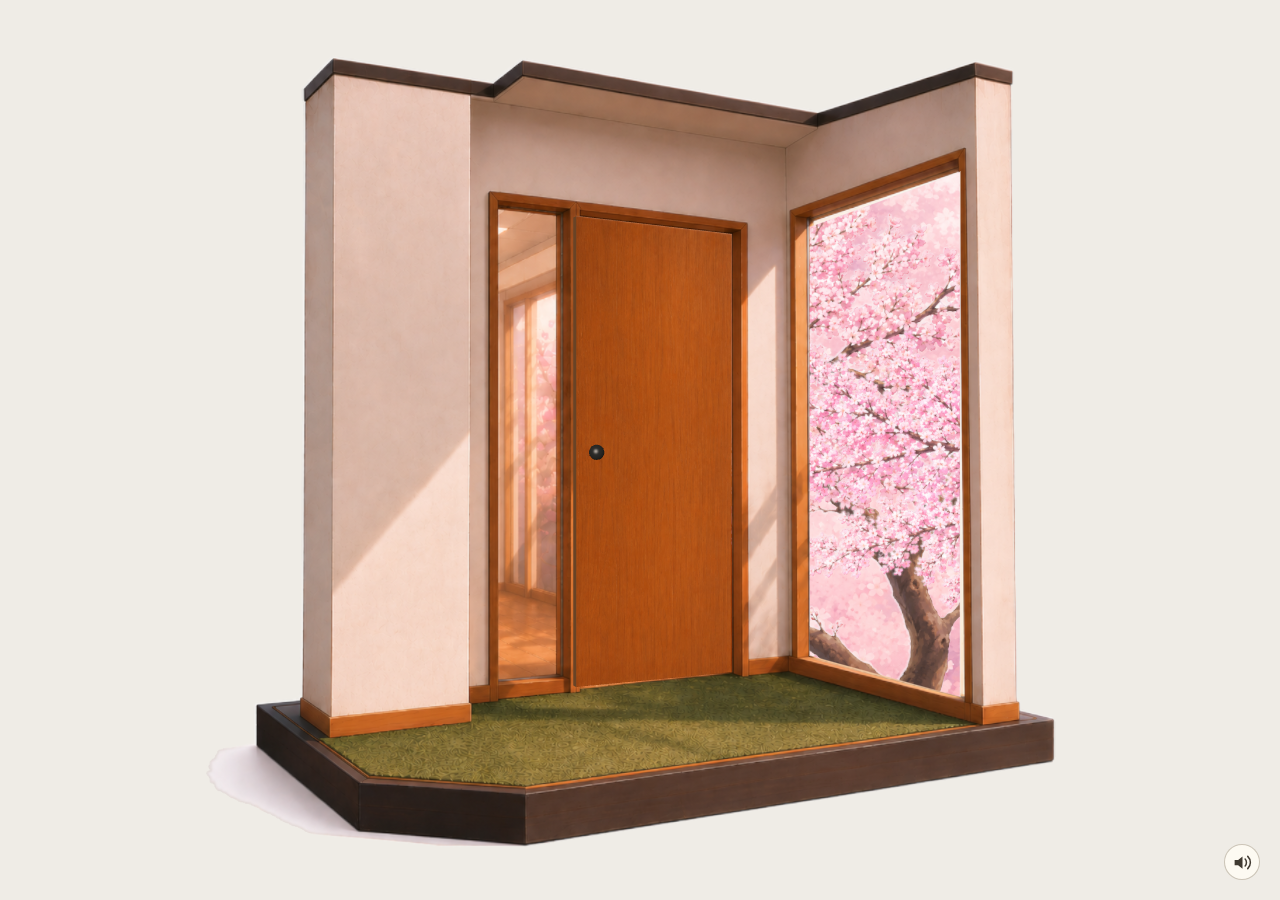
<file: 3d/index.html>
<!doctype html>
<html lang="en">
  <head>
    <meta charset="utf-8" />
    <meta name="viewport" content="width=device-width, initial-scale=1" />
    <meta name="theme-color" content="#efece6" />
    <meta name="referrer" content="strict-origin-when-cross-origin" />
    <meta
      http-equiv="Content-Security-Policy"
      content="default-src 'self'; script-src 'self' https://www.youtube.com https://s.ytimg.com; style-src 'self' 'unsafe-inline'; img-src 'self' data: blob:; font-src 'self'; media-src 'self' blob:; connect-src 'self' https://formsubmit.co https://www.youtube.com; frame-src https://www.youtube.com https://www.youtube-nocookie.com; object-src 'none'; base-uri 'self'; form-action 'none'"
    />
    <meta
      name="description"
      content="A little room for ideas, work, and the things in between. Explore Suryansh Lalla’s painted study."
    />
    <link rel="icon" type="image/svg+xml" href="./favicon.svg" />
    <title>Suryansh Lalla — The Study</title>
    <style>html,body{background:#efece6;height:100%;margin:0;overflow:hidden}</style>
    <script type="module" crossorigin src="./assets/index-D_BHvT0N.js"></script>
    <link rel="stylesheet" crossorigin href="./assets/index-BkEUceH8.css">
  </head>
  <body>
    <div id="app" aria-label="Interactive painted study"></div>
    <noscript
      ><main style="padding: 40px; max-width: 600px">
        <h1>hi. i'm suryansh.</h1>
        <p>i do growth at Merlin AI and Thine, in bengaluru.</p>
        <p>
          The interactive room needs JavaScript. You can still
          <a href="https://www.linkedin.com/in/suryanshlalla/"
            >say hello on LinkedIn</a
          >
          or <a href="mailto:suryanshlalla10@gmail.com">send me a note</a>.
        </p>
      </main></noscript
    >
  </body>
</html>
</file>
<file: 3d/assets/index-BkEUceH8.css>
.about-copy [data-about-highlight=yellow]{background-color:#fff09b}.about-copy [data-about-highlight=mint]{background-color:#bdeed5}.about-copy [data-about-highlight=pink]{background-color:#f7c9d8}.about-copy [data-about-highlight=blue]{background-color:#c9e6fa}.about-copy [data-about-size=small]{font-size:.82em}.about-copy [data-about-size=normal]{font-size:1em}.about-copy [data-about-size=large]{font-size:1.25em}.about-copy [data-about-size=xlarge]{font-size:1.55em}:root{color:#403a31;background:#efece6;font-family:Georgia,Times New Roman,serif}*{box-sizing:border-box}[hidden]{display:none!important}body{margin:0}button,a{-webkit-tap-highlight-color:transparent}button{color:inherit;cursor:pointer;background:#fffdf7e8;border:1px solid #71645130;border-radius:6px;padding:10px 13px;font:12px/1.3 ui-sans-serif,system-ui,sans-serif;transition:background .18s,transform .18s}button:hover{background:#e8dfce}button:active{transform:translateY(1px)}button:disabled{cursor:wait;opacity:.65}:focus-visible{outline-offset:4px;outline:2px solid #82693d}a{color:inherit}#app{position:fixed;inset:0}#app canvas{touch-action:none;display:block}.welcome{pointer-events:none;position:fixed;inset:0}.welcome>*{pointer-events:auto}.sr-only{clip-path:inset(50%);white-space:nowrap;border:0;width:1px;height:1px;margin:-1px;padding:0;position:absolute;overflow:hidden}.eyebrow{letter-spacing:.16em;font:10px/1.5 ui-sans-serif,system-ui,sans-serif}.welcome #enter{background:0 0;border:1px solid #0000;border-radius:50%;width:48px;height:48px;padding:0;position:fixed;transform:translate(-50%,-50%)}.welcome #enter:hover{background:0 0}.welcome #enter:focus-visible{outline-offset:3px;outline:2px solid #403a31}#load-status,.fallback-about{text-align:center;font:12px/1.5 system-ui;position:fixed;bottom:80px;left:50%;transform:translate(-50%)}.fallback-about{bottom:42px}.text-button{background:0 0;border:none;padding-left:0}.preferences{position:fixed;bottom:20px;right:20px}.preferences button{color:#403a31;cursor:pointer;background:#fffcf4e0;border:1px solid #8b806b70;border-radius:50%;place-items:center;width:36px;height:36px;padding:6px;display:grid}.preferences svg{width:21px;height:21px}.preferences button[aria-pressed=false] .sound-cross,.preferences button[aria-pressed=true] .sound-wave{display:none}@media (width<=700px){.preferences{bottom:15px;right:15px}}@media (prefers-reduced-motion:reduce){*,:before,:after{transition:none!important}}.desktop-wallpaper{isolation:isolate;background-color:#6692d3}.desktop-wallpaper:before{content:"";z-index:-1;filter:var(--wallpaper-filter,none);background:url(../desktop-meadow.jpg) 50%/cover no-repeat;position:absolute;inset:0}#laptop{transform-origin:0 0;color:#202834;border:0;border-radius:0;width:100%;max-width:none;height:100dvh;max-height:none;margin:0;padding:0;font:14px/1.5 -apple-system,BlinkMacSystemFont,Segoe UI,sans-serif;position:fixed;inset:0;overflow:hidden}#laptop::backdrop{background:0 0}#laptop button{font-family:inherit}#laptop :focus-visible{outline-offset:3px;outline:3px solid #fff}#laptop .finder-window :focus-visible{outline-color:#2b72d5}.desktop-menu{color:#fff;-webkit-backdrop-filter:blur(24px);backdrop-filter:blur(24px);z-index:3;background:#314d778c;align-items:center;gap:8px;height:42px;padding:0 18px;display:flex;position:relative;box-shadow:0 1px #ffffff20}.desktop-menu button{color:inherit;white-space:nowrap;background:0 0;border:0;padding:7px 9px;font-size:13px}.desktop-menu button:hover{background:#ffffff25}.desktop-menu .desktop-brand{letter-spacing:-.02em;font-size:14px;font-weight:650}.desktop-mark{padding-right:4px;font-size:23px}.desktop-menu time{white-space:nowrap;font-variant-numeric:tabular-nums;font-size:12px}#close-laptop{border:1px solid #ffffff50;margin-left:auto;font-size:11px}.desktop-items{position:absolute;inset:42px 0 100px}.desktop-icon{color:#fff;text-align:center;text-shadow:0 2px 4px #213b71;cursor:pointer;touch-action:none;-webkit-user-select:none;user-select:none;background:0 0;border:1px solid #0000;border-radius:5px;flex-direction:column;align-items:center;gap:7px;width:132px;padding:10px 5px;font-size:14px;line-height:1.25;display:flex;position:absolute}.desktop-icon.dragging{z-index:4;cursor:grabbing}.desktop-icon:hover,.desktop-icon:focus-visible{background:#dae9ff25;border-color:#d9ebff45}.desktop-icon svg,.desktop-icon img{object-fit:contain;filter:drop-shadow(0 4px 3px #17355c40);width:86px;height:78px}.desktop-icon[data-tab=about]{top:45%;left:23%}.desktop-icon[data-tab=projects]{top:7%;right:10%}.desktop-icon[data-tab=blog]{top:46%;right:7%}.desktop-icon[data-tab=photos]{bottom:6%;left:42%}.desktop-icon[data-tab=trash]{bottom:5%;right:18%}.desktop-icon[data-tab=wallpaper]{top:24%;right:27%}.desktop-dock{z-index:3;-webkit-backdrop-filter:blur(24px);backdrop-filter:blur(24px);background:#e7f2ff45;border:1px solid #ffffff75;border-radius:18px;gap:7px;padding:8px 12px;display:flex;position:absolute;bottom:20px;left:50%;transform:translate(-50%);box-shadow:0 10px 30px #22345126}.desktop-dock button{background:0 0;border:0;border-radius:10px;width:52px;height:52px;padding:4px;transition:transform .2s;position:relative}.desktop-dock button:hover{background:#ffffff25;transform:translateY(-6px)}.desktop-dock svg,.desktop-dock img{object-fit:contain;filter:drop-shadow(0 2px 2px #21385440);width:42px;height:42px}.desktop-dock [data-tab=socials] img{-webkit-mask:url(../icons/contact-fax-mask.png) 50%/contain no-repeat;-webkit-mask-source-type:luminance;mask:url(../icons/contact-fax-mask.png) 50%/contain no-repeat luminance}.desktop-trash-icon{-webkit-mask:url(../icons/recycle-bin-mask.png) 50%/contain no-repeat;-webkit-mask-source-type:luminance;mask:url(../icons/recycle-bin-mask.png) 50%/contain no-repeat luminance}.desktop-dock [aria-pressed=true]:after{content:"";background:#263a58;border-radius:50%;width:4px;height:4px;position:absolute;bottom:-4px;left:calc(50% - 2px)}.desktop-dock .dock-divider{background:#ffffff60;width:1px;margin:7px 3px}.desktop-tip{color:#fff;text-shadow:0 1px 4px #234170;font-size:11px;position:absolute;bottom:26px;right:22px}.finder-window{z-index:2;background:#fffdfa;border:1px solid #ffffff85;border-radius:11px;flex-direction:column;width:min(740px,100% - 48px);height:min(565px,100% - 166px);min-height:220px;display:flex;position:absolute;top:48%;left:50%;overflow:hidden;transform:translate(-50%,-50%);box-shadow:0 25px 90px #18315560,0 2px 8px #12233e30}.finder-window.maximized{width:auto;height:auto;inset:60px 24px 102px!important;transform:none!important}.window-titlebar{cursor:grab;-webkit-user-select:none;user-select:none;touch-action:none;background:linear-gradient(#f6f6f7,#e5e7eb);border-bottom:1px solid #c7cbd3;flex-shrink:0;align-items:center;gap:12px;height:44px;padding:0 15px;display:flex}.window-titlebar:active{cursor:grabbing}.window-titlebar h2{text-align:center;color:#4c5360;flex:1;margin:0;padding-right:54px;font:600 12px/1.3 -apple-system,BlinkMacSystemFont,sans-serif}.window-controls{gap:8px;display:flex}.window-controls button{color:#0009;border:1px solid #0002;border-radius:50%;place-items:center;width:14px;height:14px;padding:0;font-size:11px;line-height:1;display:grid}.window-controls button span{opacity:0}.window-controls:hover span,.window-controls button:focus-visible span{opacity:1}#close-window{background:#ff6058}#minimize-window{background:#ffbd2e}#maximize-window{background:#28c840}#paper{background:#fffdfa;flex:1;min-height:0;padding:30px 40px;overflow-y:auto;outline-offset:-4px!important}#paper h2{letter-spacing:-.04em;margin:9px 0 12px;font-size:30px;font-weight:600}#paper p,#paper li{font-size:15px;line-height:1.8}#paper .eyebrow{letter-spacing:.14em;color:#747a83;font-size:10px}#paper .byline{color:#85878d;margin-bottom:24px;font-size:12px}#paper .contact-link{color:#2a5d9f;overflow-wrap:anywhere;text-underline-offset:3px;border-bottom:1px solid #e5e8ee;padding:17px 0;font-size:14px;display:block}.window-status{color:#858a92;background:#f3f4f6;border-top:1px solid #e4e6eb;flex-shrink:0;padding:7px 18px;font-size:10px}@media (width<=700px){.desktop-menu{gap:0;height:45px;padding:0 10px}.desktop-mark{display:none}.desktop-menu .desktop-brand{padding-inline:3px;font-size:12px}.desktop-menu>[data-tab]{display:none}.desktop-menu time{font-size:10px}#close-laptop{margin-left:6px;padding:7px;font-size:10px}.desktop-items{inset:45px 0 92px}.desktop-icon{gap:4px;width:98px;padding:6px;font-size:11px}.desktop-icon svg,.desktop-icon img{width:64px;height:54px}.desktop-icon[data-tab=about]{top:44%;left:5%}.desktop-icon[data-tab=projects]{top:39%;right:5%}.desktop-icon[data-tab=blog]{top:73%;right:3%}.desktop-icon[data-tab=photos]{top:auto;bottom:1%;left:5%}.desktop-icon[data-tab=trash]{bottom:-2%;right:36%}.desktop-dock{border-radius:15px;gap:3px;padding:6px 8px;bottom:17px}.desktop-dock button{width:42px;height:44px}.desktop-dock svg,.desktop-dock img{width:35px;height:35px}.desktop-tip{display:none}.finder-window{width:calc(100% - 24px);height:calc(100% - 165px);top:49%}.finder-window.maximized{inset:55px 6px 89px!important}.window-titlebar{gap:6px;height:46px;padding:0 10px}.window-titlebar h2{padding-right:20px}.window-controls{gap:6px}.window-controls button{width:22px;height:22px}.window-controls button span{opacity:1}#paper{padding:20px 23px}#paper h2{font-size:28px}}@media (height<=650px) and (width<=700px){.desktop-icon[data-tab=about]{top:58%}.desktop-icon[data-tab=projects]{top:5%}}@media (prefers-reduced-motion:no-preference){#laptop[open]{animation:.28s ease-out desktop-arrive}@keyframes desktop-arrive{0%{opacity:0}to{opacity:1}}}.desktop-icon[data-tab=sudoku]{top:20%;left:43%}@media (width<=700px){.desktop-icon[data-tab=sudoku]{top:39%;left:calc(50% - 49px)}.desktop-dock{gap:1px;padding-inline:6px}.desktop-dock button{width:39px}}.paint-panel{z-index:1;color:#111;background:#ece9d8;border:3px solid #0753bc;border-radius:7px 7px 3px 3px;width:min(390px,100vw - 32px);font:11px/1.25 Tahoma,Verdana,sans-serif;position:absolute;top:clamp(16px,5vh,48px);left:clamp(16px,5vw,72px);overflow:hidden;box-shadow:0 15px 35px #0b2d5866}.paint-titlebar{color:#fff;cursor:move;touch-action:none;background:linear-gradient(90deg,#0055bf,#2384ee 65%,#0b54b7);align-items:center;gap:5px;height:26px;padding:2px 6px;font-weight:700;display:flex}.paint-titlebar>span:first-child{font-size:13px}.paint-windows{white-space:nowrap;gap:2px;margin-left:auto;display:flex}.paint-windows button{color:#fff;cursor:pointer;background:linear-gradient(#81b4f5,#276aca);border:1px solid #fff9;border-radius:3px;width:20px;height:20px;padding:0;font:700 14px/16px Tahoma,sans-serif}.paint-windows button:last-child{background:linear-gradient(#f99b71,#c33d21)}.paint-windows button:focus-visible{outline-offset:1px;outline:2px solid #fff}.paint-menubar{border-bottom:1px solid #aaa89b;height:20px;padding:3px 7px}.paint-workspace{border-bottom:1px solid #aaa89b;height:135px;display:flex}.paint-tools{text-align:center;border-right:2px solid #aaa89b;flex:0 0 48px;grid-template-rows:repeat(5,20px);grid-template-columns:repeat(2,18px);place-content:start center;width:48px;padding-top:4px;font:700 13px/20px Georgia,serif;display:grid}.paint-tools span:nth-child(6){background:#fff;border:1px inset #777}.paint-canvas{background:#fff;flex:1;min-width:0;padding:22px 14px 10px}.paint-canvas h2{width:100%;color:inherit;margin:0;font:600 18px/1.4 Tahoma,Verdana,sans-serif;display:block}.paint-canvas p{margin:8px 0 0;font:12px/1.5 Tahoma,Verdana,sans-serif}.paint-palette{grid-template-columns:repeat(14,20px);gap:2px;padding:7px 8px;display:grid}.paint-swatch{background:var(--swatch);cursor:pointer;border:1px solid #555;width:20px;height:18px;padding:0;box-shadow:inset 1px 1px #ffffff80}.paint-swatch[aria-pressed=true]{outline-offset:1px;outline:2px solid #1b55ca}.paint-status{border-top:1px solid #aaa89b;min-height:17px;padding:3px 7px}.desktop-photo-icon{object-fit:contain;image-rendering:auto;filter:drop-shadow(0 4px 3px #17355c40);width:86px;height:78px}.desktop-dock .desktop-photo-icon{width:42px;height:42px}.photo-gallery{grid-template-columns:repeat(auto-fill,minmax(160px,1fr));gap:14px;display:grid}.photo-tile{cursor:zoom-in;background:#eef1f3;border:0;padding:0}.photo-tile img{object-fit:cover;width:100%;height:170px;display:block}.photo-viewer{color:#fff;background:#111c29f5;border:0;justify-content:center;align-items:center;gap:14px;width:100vw;max-width:none;height:100dvh;max-height:none;margin:0;padding:44px 64px;position:fixed;inset:0}.photo-viewer[open]{display:flex}.photo-viewer::backdrop{background:#111c29bf}.photo-viewer img{object-fit:contain;min-width:0;max-width:100%;max-height:100%}.photo-viewer button{color:#fff;cursor:pointer;background:#ffffff30;border:0;font-size:30px}.photo-viewer .photo-close{width:40px;height:40px;position:absolute;top:10px;right:18px}.photo-viewer .photo-prev,.photo-viewer .photo-next{flex:0 0 40px;height:54px}.wallpaper-picker[hidden],.xp-error[hidden]{display:none}.wallpaper-picker{z-index:10;color:#1e2935;-webkit-backdrop-filter:blur(18px);backdrop-filter:blur(18px);background:#f5f6f5f7;flex-direction:column;align-items:center;display:flex;position:absolute;inset:0}.wallpaper-stage{border-radius:12px;flex:1;width:min(1100px,100% - 30px);min-height:120px;margin-top:16px;position:relative;overflow:hidden;box-shadow:0 10px 35px #17252f2b}.wallpaper-large,.wallpaper-thumb{background:url(../desktop-meadow.jpg) 50%/cover no-repeat}.wallpaper-large{width:100%;height:100%}.wallpaper-name{color:#17212b;text-transform:uppercase;letter-spacing:.06em;background:#e6e7e3b9;border-radius:6px;padding:6px 14px;position:absolute;bottom:14px;left:50%;transform:translate(-50%)}.wallpaper-strip{scroll-snap-type:x proximity;gap:10px;width:min(1100px,100%);padding:22px 24px 10px;display:flex;overflow-x:auto}.wallpaper-option{min-width:105px;color:inherit;cursor:pointer;scroll-snap-align:center;background:0 0;border:3px solid #0000;border-radius:11px;flex:0 0 105px;padding:5px;font-size:12px}.wallpaper-option[aria-selected=true]{background:#fff;border-color:#ffcf00;box-shadow:0 4px 12px #1b2d3e2b}.wallpaper-thumb{border-radius:6px;height:67px;display:block}.wallpaper-option span:last-child{margin-top:5px;display:block}.wallpaper-help{color:#647184;margin:0 0 13px;font-size:12px}@media (width<=700px){.photo-viewer{gap:5px;padding:48px 8px 20px}.photo-viewer .photo-prev,.photo-viewer .photo-next{flex-basis:30px}}.trash-grid{grid-template-columns:repeat(auto-fill,minmax(120px,150px));justify-content:start;gap:22px;display:grid}.trash-file{color:#202329;cursor:pointer;overflow-wrap:anywhere;background:0 0;border:1px solid #0000;border-radius:3px;min-height:112px;padding:6px}.trash-file:hover,.trash-file:focus-visible{background:#e9f3ff;border-color:#c5daf3}.trash-file span:first-child{height:64px;display:block}.trash-file svg{filter:drop-shadow(1px 3px 2px #7b8da566);width:64px;height:64px}.trash-file span:last-child{margin-top:8px;font-size:13px;display:block}.trash-content{place-items:center;padding:24px 0;display:grid}.trash-content[hidden]{display:none}.trash-game{text-align:center}.trash-game h3{margin:0 0 3px;font-size:20px}.trash-game p{margin:0 0 9px}.trash-game-board{grid-template-columns:repeat(3,48px);gap:3px;margin:0 auto 12px;display:grid}.trash-game-board button{color:#27476d;cursor:pointer;background:#f0f7ff;border:1px solid #8196b6;width:48px;height:48px;padding:0;font-size:27px}.trash-game>button{padding:5px 12px}.xp-error{z-index:12;background:#17274475;place-items:center;display:grid;position:fixed;inset:0}.xp-error-window{color:#111;background:#ece9d8;border:3px solid #0955bd;border-radius:7px;width:min(390px,100vw - 32px);font:12px/1.4 Tahoma,sans-serif;box-shadow:0 18px 40px #11213f80}.xp-error-window header{color:#fff;background:linear-gradient(90deg,#0754b8,#4b97f5);justify-content:space-between;padding:5px 9px;font-weight:700;display:flex}.xp-error-body{align-items:center;gap:18px;padding:20px 16px;display:flex}.xp-error-body p{white-space:pre-line;margin:0;font-size:12px!important;line-height:1.5!important}.xp-error-icon{color:#fff;text-align:center;background:#d72728;border-radius:50%;flex:0 0 32px;height:32px;font:700 28px/29px Tahoma,sans-serif}.xp-error-ok{cursor:pointer;background:linear-gradient(#fff,#dae4f5);border:1px solid #476da4;border-radius:3px;min-width:74px;margin:0 18px 14px auto;padding:3px 10px;display:block}@media (width<=1000px),(height<=650px){.desktop-items{grid-template-columns:repeat(3,minmax(0,1fr));grid-auto-rows:max-content;align-content:start;justify-items:center;gap:8px 2px;padding:12px;display:grid;overflow-y:auto}.paint-panel{grid-column:1/-1;justify-self:start;width:min(310px,100%);margin-bottom:9px;position:relative;top:auto;left:auto}.desktop-items .desktop-icon:not([data-positioned]){width:100%;min-width:0;position:static}.paint-workspace{height:116px}.paint-canvas{padding:13px 8px 5px}.paint-canvas h2{font-size:14px}.paint-canvas p{font-size:10px}.paint-palette{grid-template-columns:repeat(14,17px);gap:2px}.paint-swatch{width:17px;height:16px}.desktop-photo-icon{width:64px;height:54px}.desktop-dock .desktop-photo-icon{width:35px;height:35px}.wallpaper-picker header{gap:5px;padding:13px 12px}.wallpaper-picker h2{letter-spacing:0;font-size:13px}.wallpaper-picker header button{padding:8px 12px}.wallpaper-stage{width:calc(100% - 20px)}.wallpaper-strip{padding:13px 10px 5px}.wallpaper-option{flex-basis:80px;min-width:80px}.wallpaper-thumb{height:55px}}.xp-error-close{color:#fff;cursor:pointer;background:#d95231;border:1px solid #fff;border-radius:3px;font-size:16px;line-height:18px}.finder-window[data-app=sudoku]{width:min(600px,100% - 32px);height:min(760px,100% - 130px);top:49%}#paper:has(.sudoku-app){background:#f6f7f2;padding:18px 24px}.sudoku-app{color:#263a40;max-width:430px;margin:auto;font-family:system-ui,sans-serif}.sudoku-heading{justify-content:flex-end;align-items:center;gap:12px;margin:0 0 14px;display:flex}.sudoku-time{font-variant-numeric:tabular-nums;color:#49605a;font-size:14px}.sudoku-grid{aspect-ratio:1;background:#fff;border:2px solid #3b5954;grid-template-columns:repeat(9,minmax(0,1fr));width:min(100%,360px);margin:0 auto;display:grid;box-shadow:0 5px 18px #27443b0d}.sudoku-row{display:contents}#laptop .sudoku-cell{color:#2769ab;background:#fff;border:1px solid #d9e1dc;border-top:0;border-left:0;border-radius:0;place-items:center;min-width:0;margin:0;padding:0;font:500 clamp(18px,2.2vw,24px)/1 system-ui;transition:none;display:grid;position:relative;transform:none}#laptop .sudoku-cell.box-right{border-right:2px solid #3b5954}#laptop .sudoku-cell.box-bottom{border-bottom:2px solid #3b5954}#laptop .sudoku-cell.given{color:#293e3a;background:#f3f5ef;font-weight:650}#laptop .sudoku-cell.related{background:#eff5ef}#laptop .sudoku-cell.matching{background:#ddebd8}#laptop .sudoku-cell.selected{z-index:1;background:#c6dfed;box-shadow:inset 0 0 0 2px #367cb4}#laptop .sudoku-cell.invalid{color:#a32932;background:#fbe4e1}#laptop .sudoku-cell:focus-visible{outline-offset:-2px;outline:2px solid #367cb4}.sudoku-notes{color:#627b73;grid-template-columns:repeat(3,1fr);width:100%;height:100%;padding:2px;font:10px/1.2 system-ui;display:grid}.sudoku-notes span{place-items:center;display:grid}.sudoku-pad{grid-template-columns:repeat(10,1fr);gap:5px;width:min(100%,390px);margin:12px auto 10px;display:grid}#laptop .sudoku-pad button{color:#2d5648;background:#e2ecdf;border:1px solid #c9d8c5;border-radius:5px;min-height:39px;padding:8px 0;font-size:17px}.sudoku-tools{flex-wrap:wrap;justify-content:center;gap:6px;display:flex}#laptop .sudoku-tools button,#laptop .sudoku-confirm button{color:#395c50;background:#fff;border:1px solid #ccd5cd;padding:7px 9px;font-size:11px}#laptop .sudoku-tools [aria-pressed=true]{background:#d4e7cd;border-color:#86a782}#paper .sudoku-status{text-align:center;color:#4a675c;min-height:34px;margin:10px 0 4px;font-size:12px;line-height:1.45}.sudoku-confirm{background:#fff7dc;border:1px solid #dfcea2;border-radius:6px;flex-wrap:wrap;align-items:center;gap:7px;padding:10px;font-size:12px;display:flex}.sudoku-confirm span{width:100%}.sudoku-help{color:#62776d;padding:4px 0;font-size:11px}.sudoku-help summary{cursor:pointer}#paper .sudoku-help p{font-size:12px;line-height:1.6}.is-complete .sudoku-grid{border-color:#5e8e4e;box-shadow:0 0 0 4px #cce3be}@media (width<=700px){#paper:has(.sudoku-app){padding:14px 12px}.finder-window[data-app=sudoku]{width:calc(100% - 20px);height:calc(100% - 126px);top:48%}.sudoku-pad{grid-template-columns:repeat(5,1fr);gap:4px;max-width:310px}.sudoku-pad button{min-height:36px!important;padding:5px 0!important}.sudoku-grid{width:min(100%,310px)}.sudoku-tools{gap:4px}#laptop .sudoku-tools button{padding:6px 8px;font-size:10px}}.finder-window[data-app=sudoku].maximized{width:auto;height:auto}@font-face{font-family:Caveat;src:url(../fonts/caveat.ttf)format("truetype");font-style:normal;font-weight:400 700;font-display:swap}#object-view{color:#403a31;background:0 0;border:0;width:100%;max-width:none;height:100dvh;max-height:none;margin:0;padding:0;position:fixed;inset:0;overflow:hidden}#object-view::backdrop{background:0 0}.object-back{z-index:5;background:#fffaf0e8;position:absolute;top:22px;right:24px}.ipod-display,.ipod-wheel,.letter-form{transform-origin:0 0;will-change:transform;position:absolute;top:0;left:0}.ipod-display{color:#101713;background:linear-gradient(#e4e8da,#dce0cf);border:3px solid #41443b;border-radius:8px;width:400px;height:300px;font:21px/1.35 Arial,sans-serif;overflow:hidden;box-shadow:inset 0 2px 10px #4444}.ipod-display header{background:#e7eadf;border-bottom:2px solid #45483e;justify-content:space-between;align-items:center;height:44px;padding:7px 10px;display:flex}.ipod-display header strong{font-size:21px}.ipod-display header span{color:#305c29;font-size:24px}.track-list{height:218px;padding:3px 0;overflow:auto}.track{text-align:left;color:#111;white-space:nowrap;text-overflow:ellipsis;background:0 0;border:0;border-radius:0;width:100%;padding:6px 28px 6px 12px;font:20px/1.35 Arial,sans-serif;display:block;position:relative;overflow:hidden}.track:hover,.track.selected,.track:focus-visible{color:#fff;background:linear-gradient(#418deb,#1e59b9);outline:0}.track:after{content:"›";position:absolute;top:50%;right:12px;transform:translateY(-50%)}.ipod-status{border-top:1px solid #858777;padding:4px 9px;font:14px Arial,sans-serif}.playlist-empty{text-align:center;color:#454b42;padding:30px 22px;font-size:20px}.ipod-wheel{width:400px;height:400px}.ipod-wheel button{color:#73756e;background:0 0;border:0;padding:0;font:700 20px Arial,sans-serif;position:absolute}.ipod-wheel button:hover{color:#293d43}.ipod-wheel [data-wheel=menu]{width:130px;height:55px;top:16px;left:135px}.ipod-wheel [data-wheel=previous]{width:85px;height:90px;top:150px;left:5px}.ipod-wheel [data-wheel=next]{width:85px;height:90px;top:150px;right:5px}.ipod-wheel [data-wheel=play]{width:140px;height:65px;bottom:12px;left:130px}.ipod-wheel [data-wheel=select]{border-radius:50%;width:126px;height:126px;top:137px;left:137px}.letter-form{flex-direction:column;width:680px;height:920px;padding:46px 40px 34px;font:38px/1.5 Caveat,cursive;display:flex}.letter-form textarea,.letter-form input{color:#3d453c;outline-offset:5px;resize:none;background:0 0;border:0;border-radius:0;width:100%;padding:0;font:38px/1.5 Caveat,cursive}.letter-form textarea{background:repeating-linear-gradient(#0000,#0000 55px,#85775524 56px,#0000 57px);flex:1;min-height:0;margin:14px 0 20px;line-height:57px}.letter-form input{height:62px}.letter-form textarea::placeholder,.letter-form input::placeholder{color:#827663}.letter-honey{display:none!important}.letter-controls{background:#fff8eae8;border-radius:12px;align-items:center;gap:22px;width:max-content;max-width:calc(100vw - 30px);padding:10px 16px;display:flex;position:absolute;bottom:25px;left:50%;transform:translate(-50%);box-shadow:0 10px 40px #3a230a15}.letter-status{max-width:330px;margin:0;font:13px/1.5 system-ui}.letter-controls button{white-space:nowrap;color:#fff9e8;background:#45573f;border:0;padding:12px 18px}.cocoa-caption{text-align:center;color:#fff4df;text-shadow:0 1px 8px #302016;width:100%;font:16px Helvetica,Arial,sans-serif;position:absolute;bottom:30px}.music-player{background:#fff9eb;border-radius:10px;width:320px;padding:7px;position:absolute;bottom:22px;right:20px;box-shadow:0 10px 40px #0003}.music-player iframe{border:0;width:100%;height:200px;display:block}.music-player a{text-align:center;padding:7px;font:12px system-ui;display:block}@media (width<=700px){.object-back{font-size:11px;top:12px;right:12px}.letter-controls{gap:12px;bottom:14px}.letter-status{max-width:210px;font-size:11px}.letter-controls button{padding:10px;font-size:11px}.music-player{width:calc(100vw - 24px);bottom:14px;right:12px}.cocoa-caption{padding:0 20px;font-size:16px}}.object-open .preferences{visibility:hidden}.youtube-mount{background:#24231f;border-radius:3px;min-height:200px}.letter-status:empty{display:none}.letter-form textarea{margin-top:0}@media (width<=700px){.ipod-display header{height:54px}.ipod-display header strong{font-size:28px}.track{padding:5px 28px 5px 12px;font-size:30px}.track-list{height:208px}.ipod-status{font-size:18px}}
</file>
